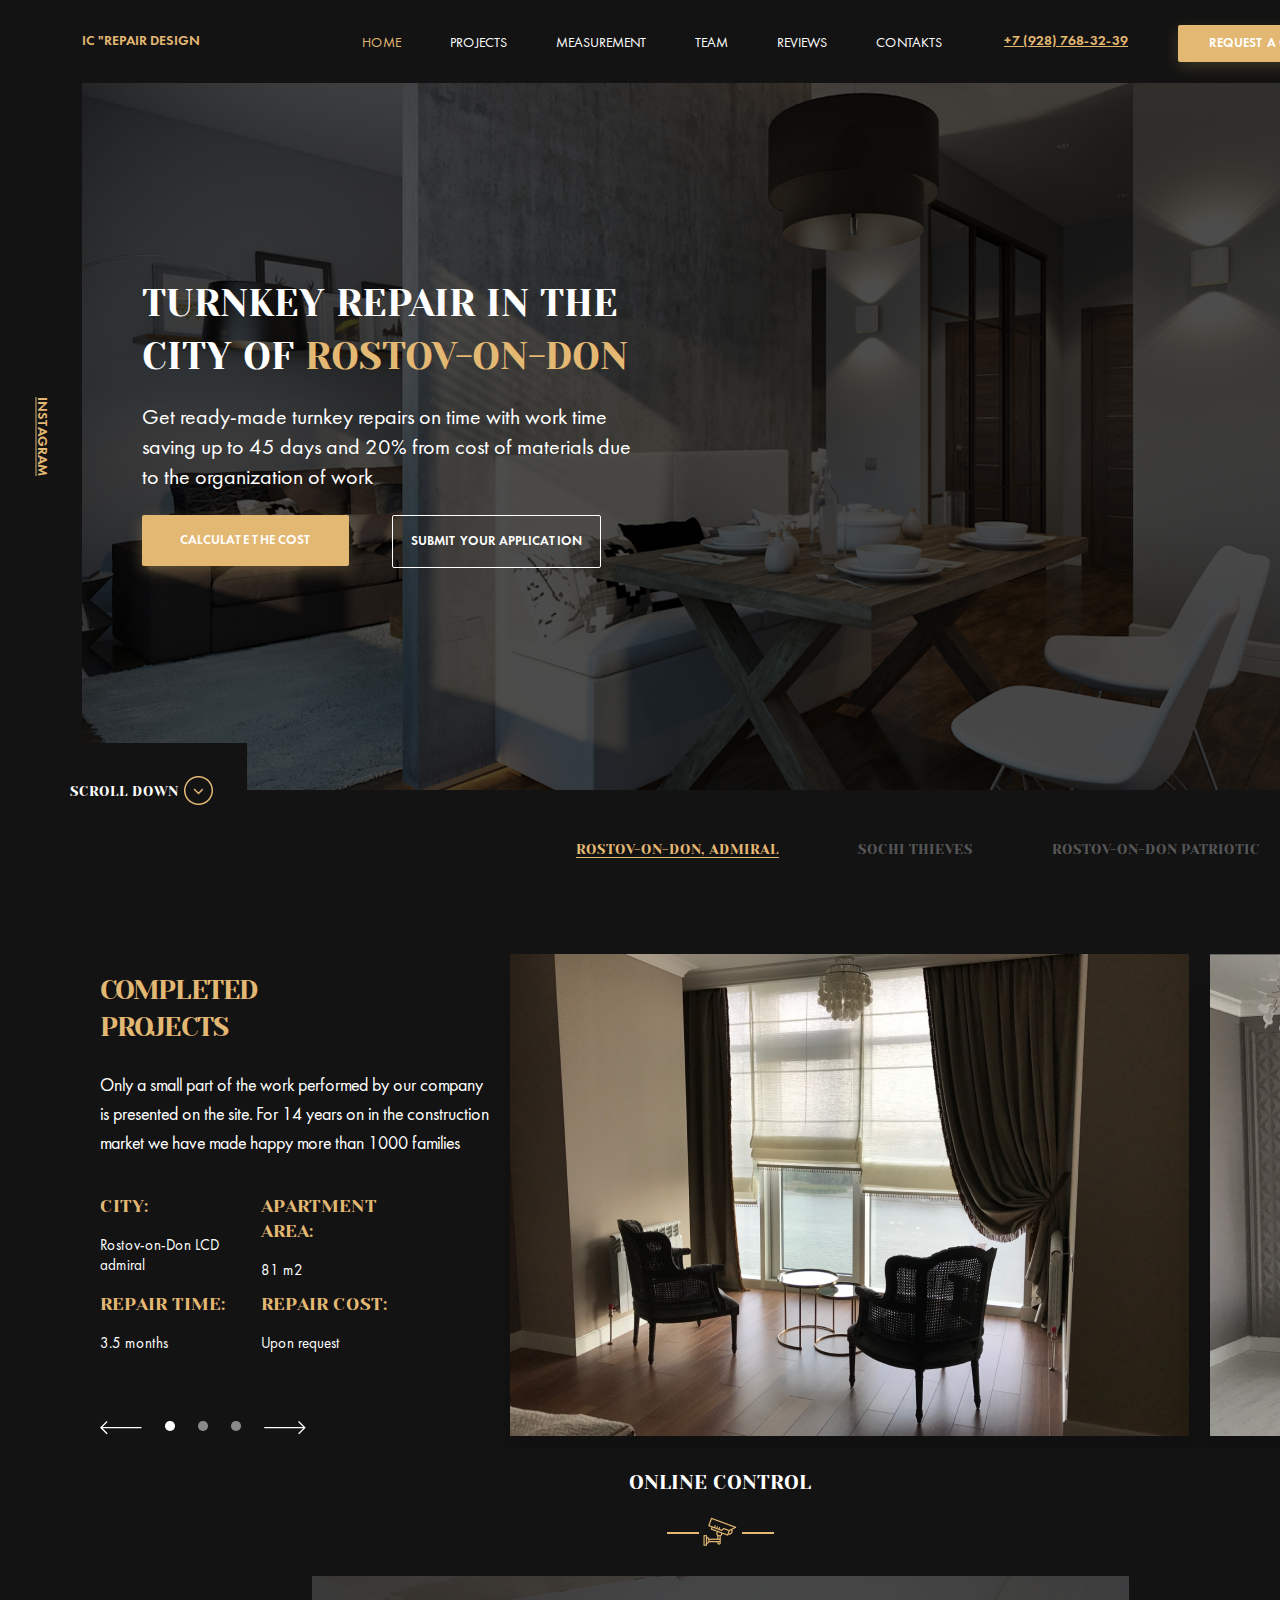
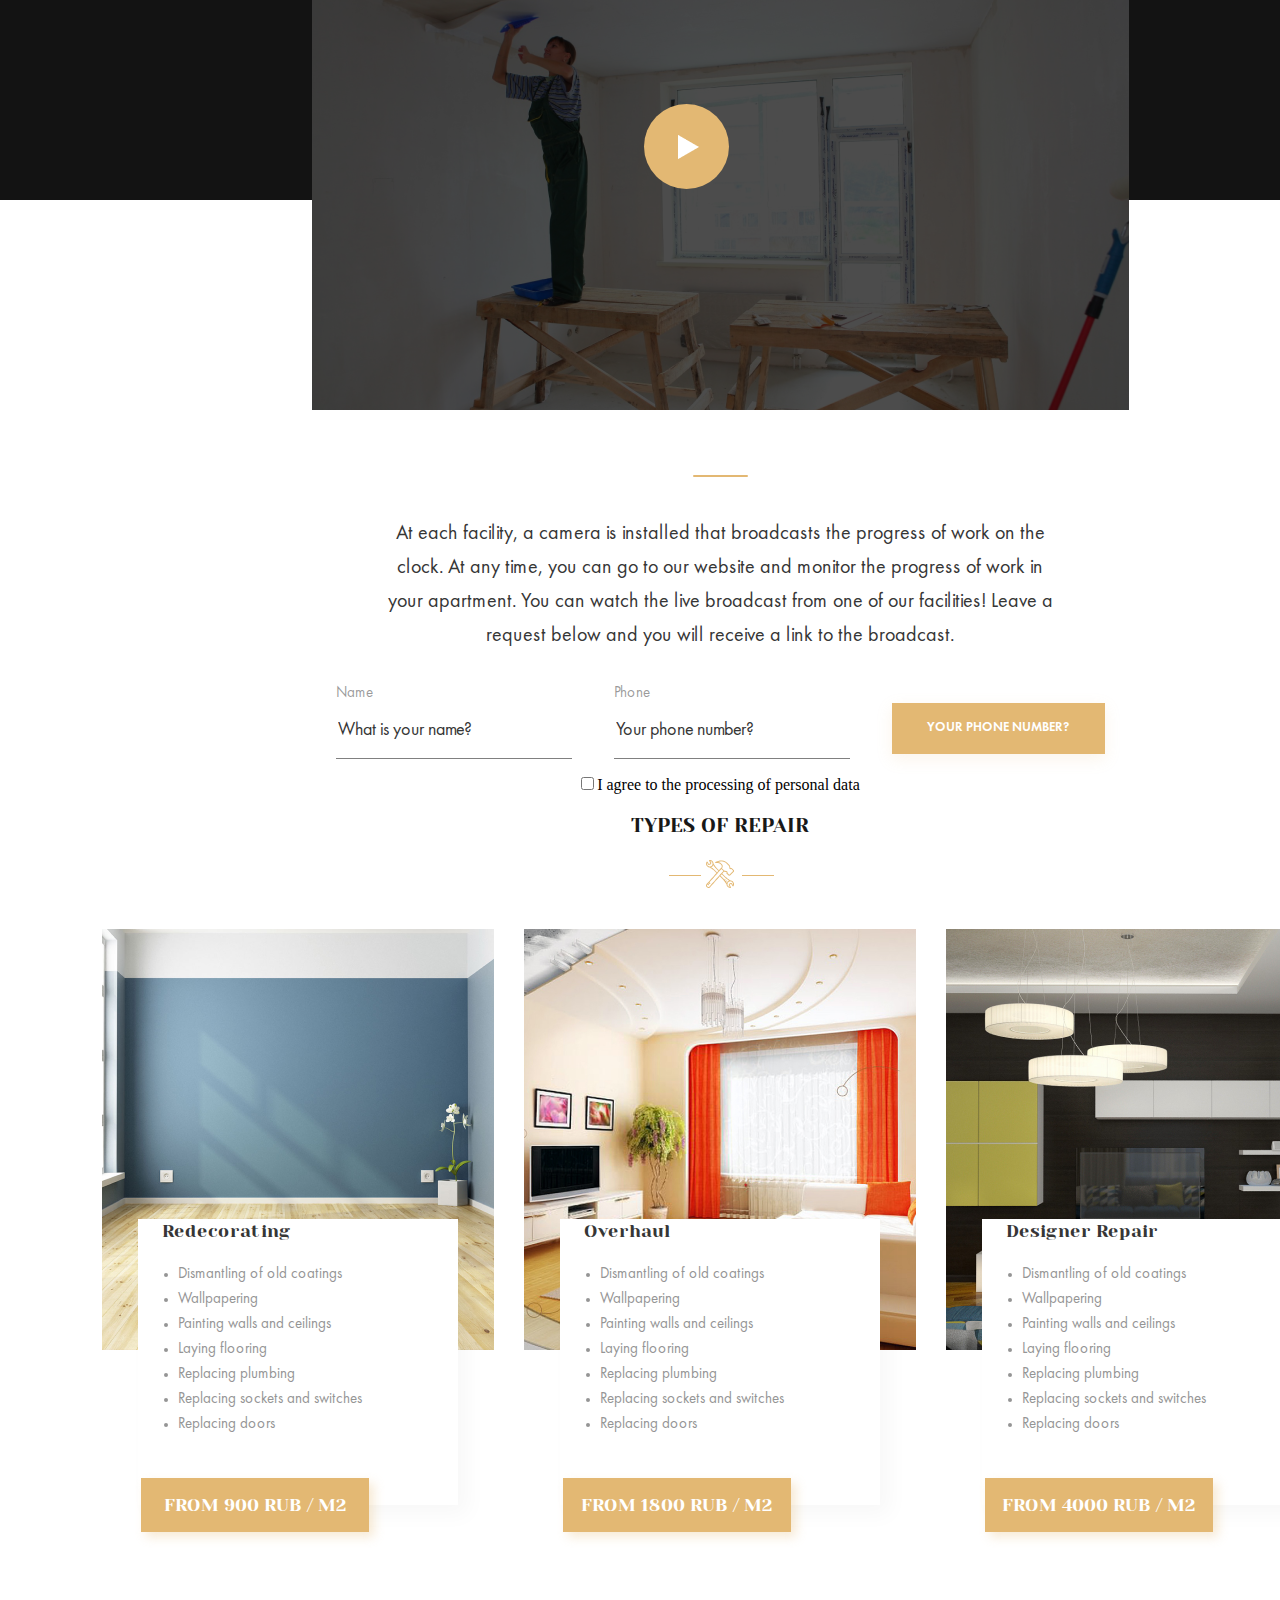
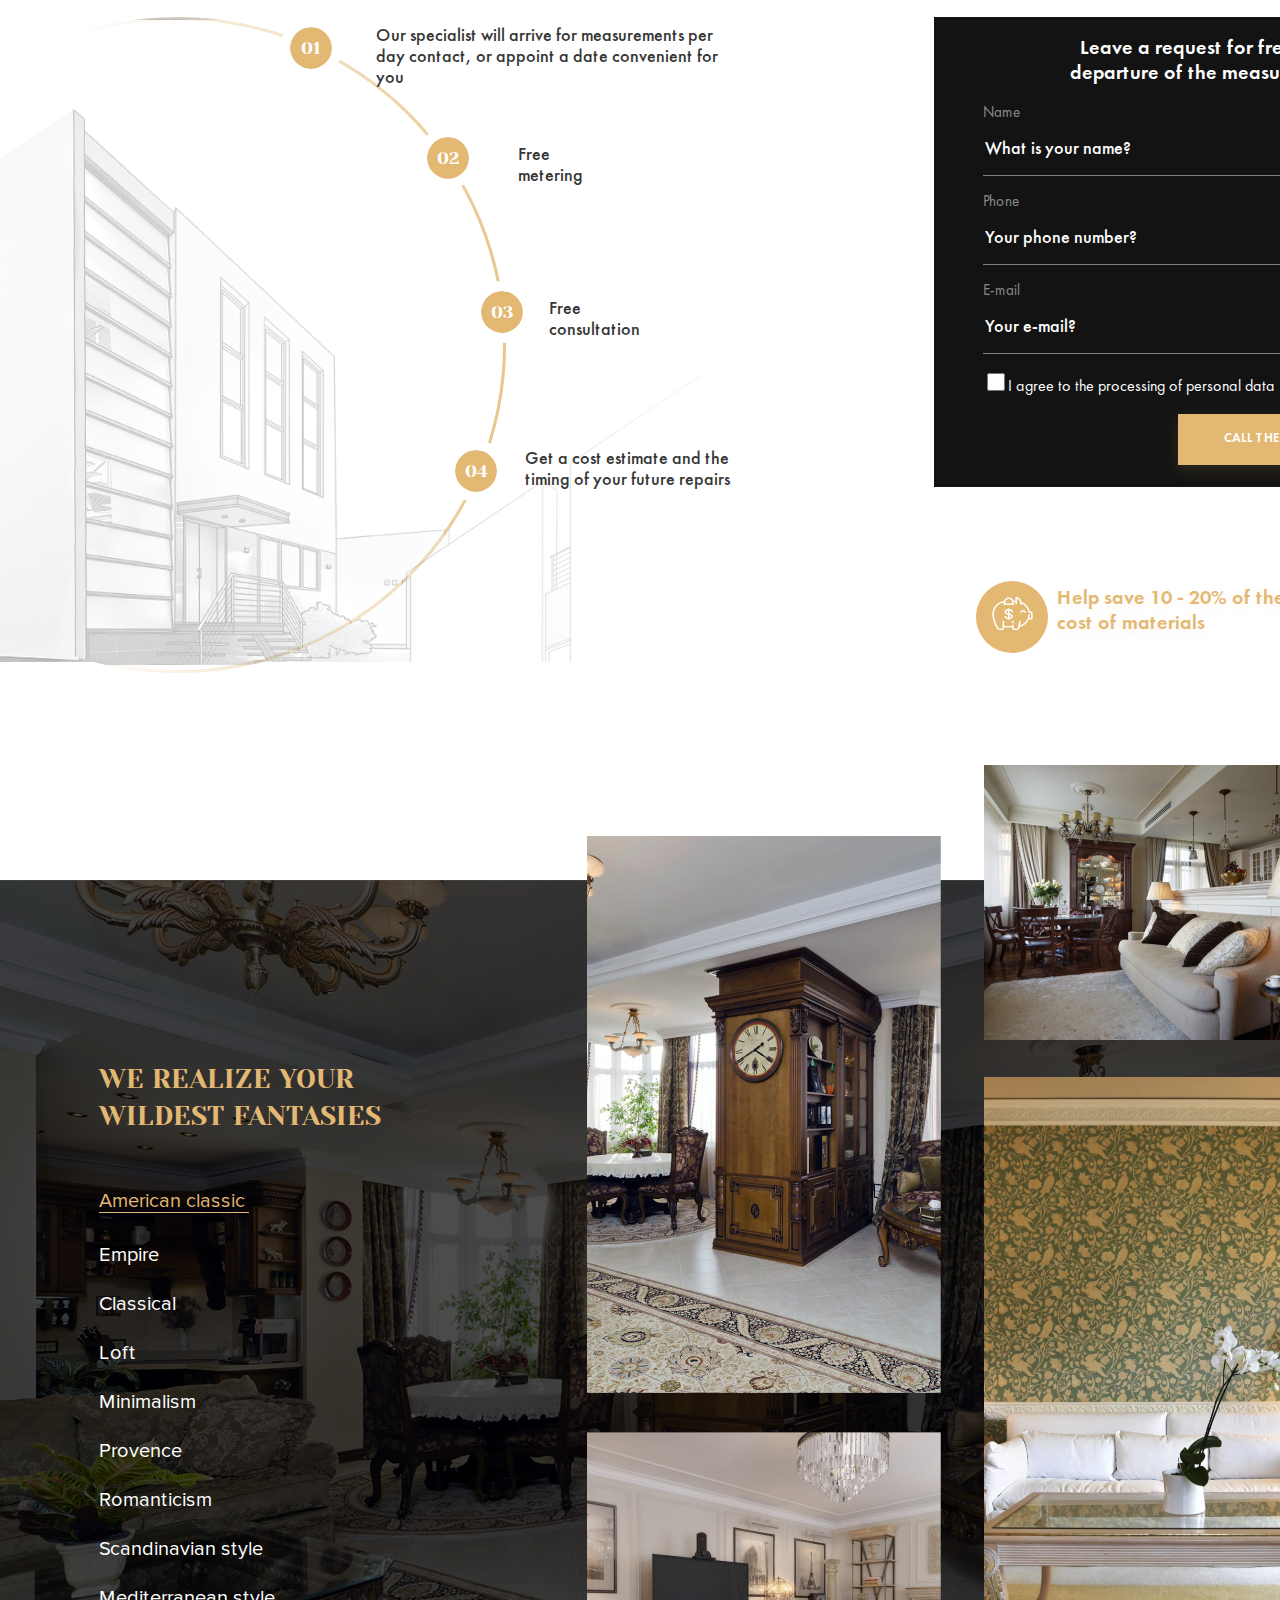
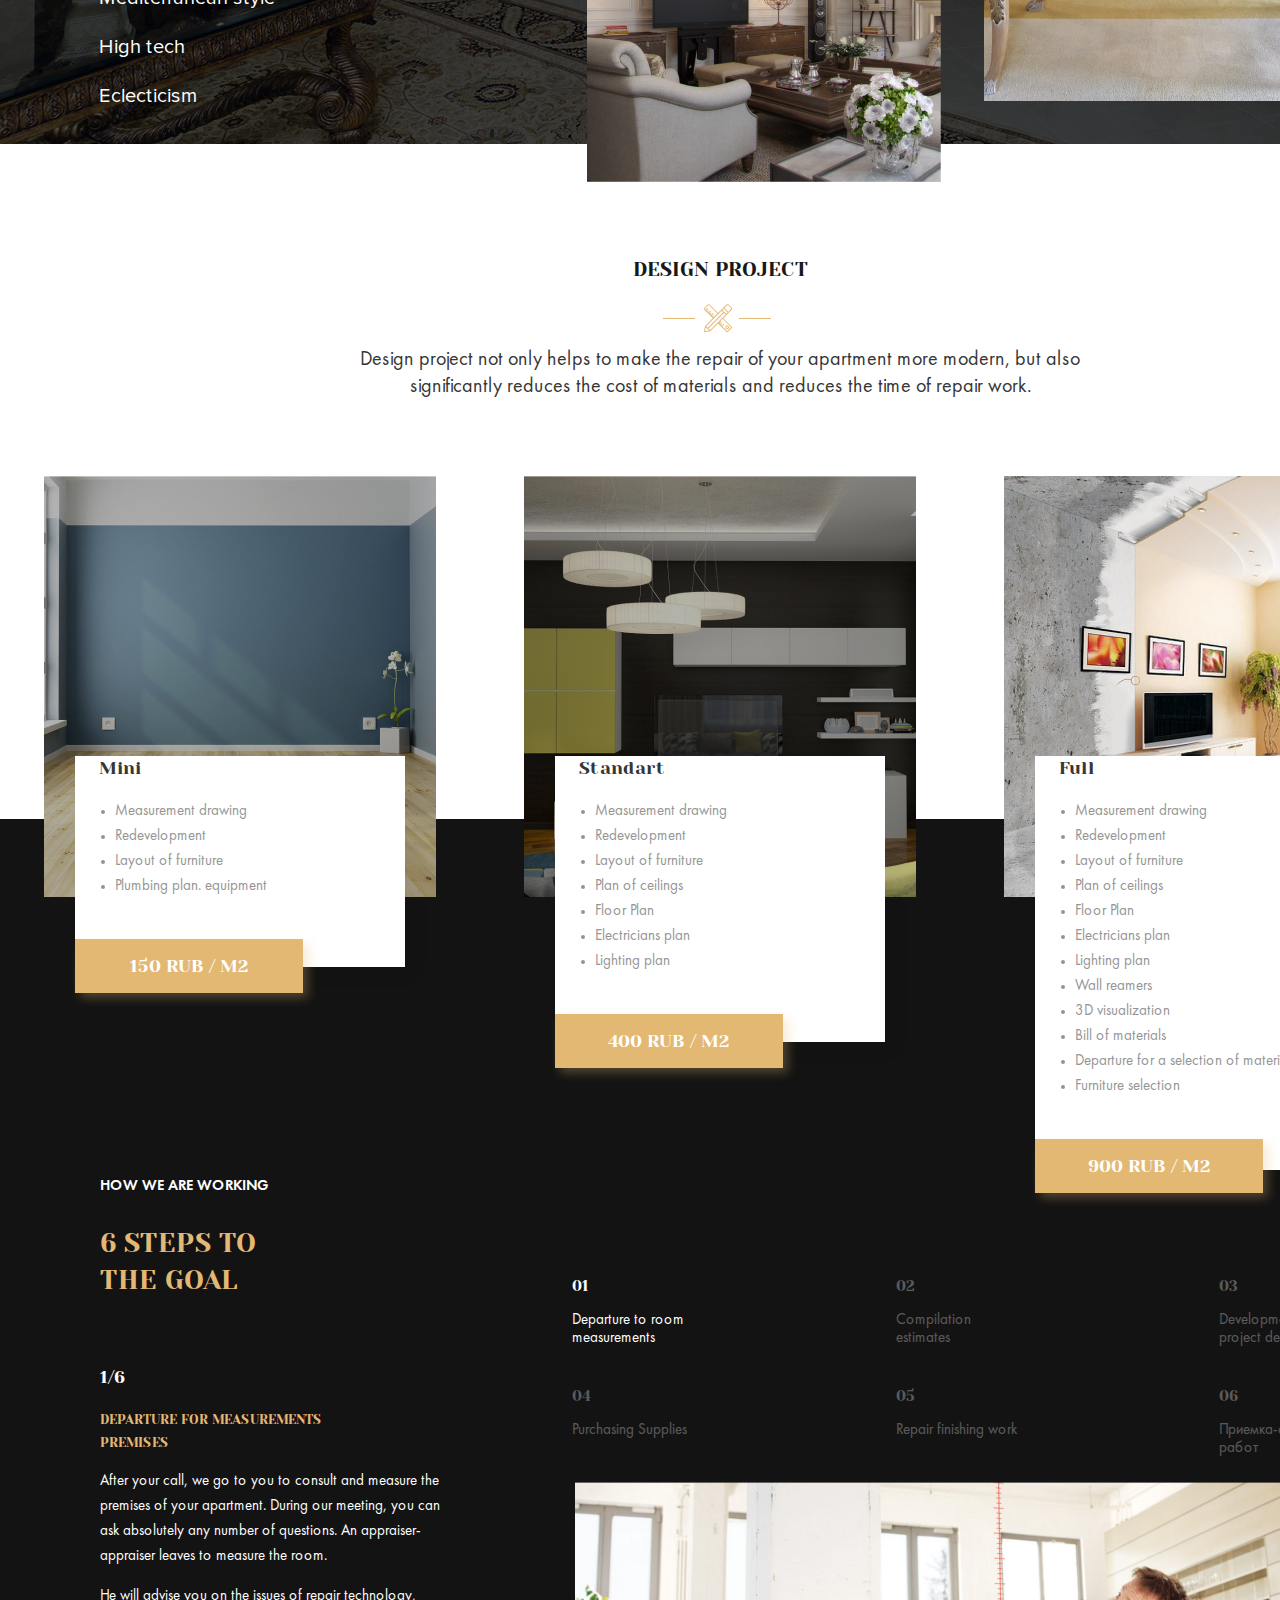
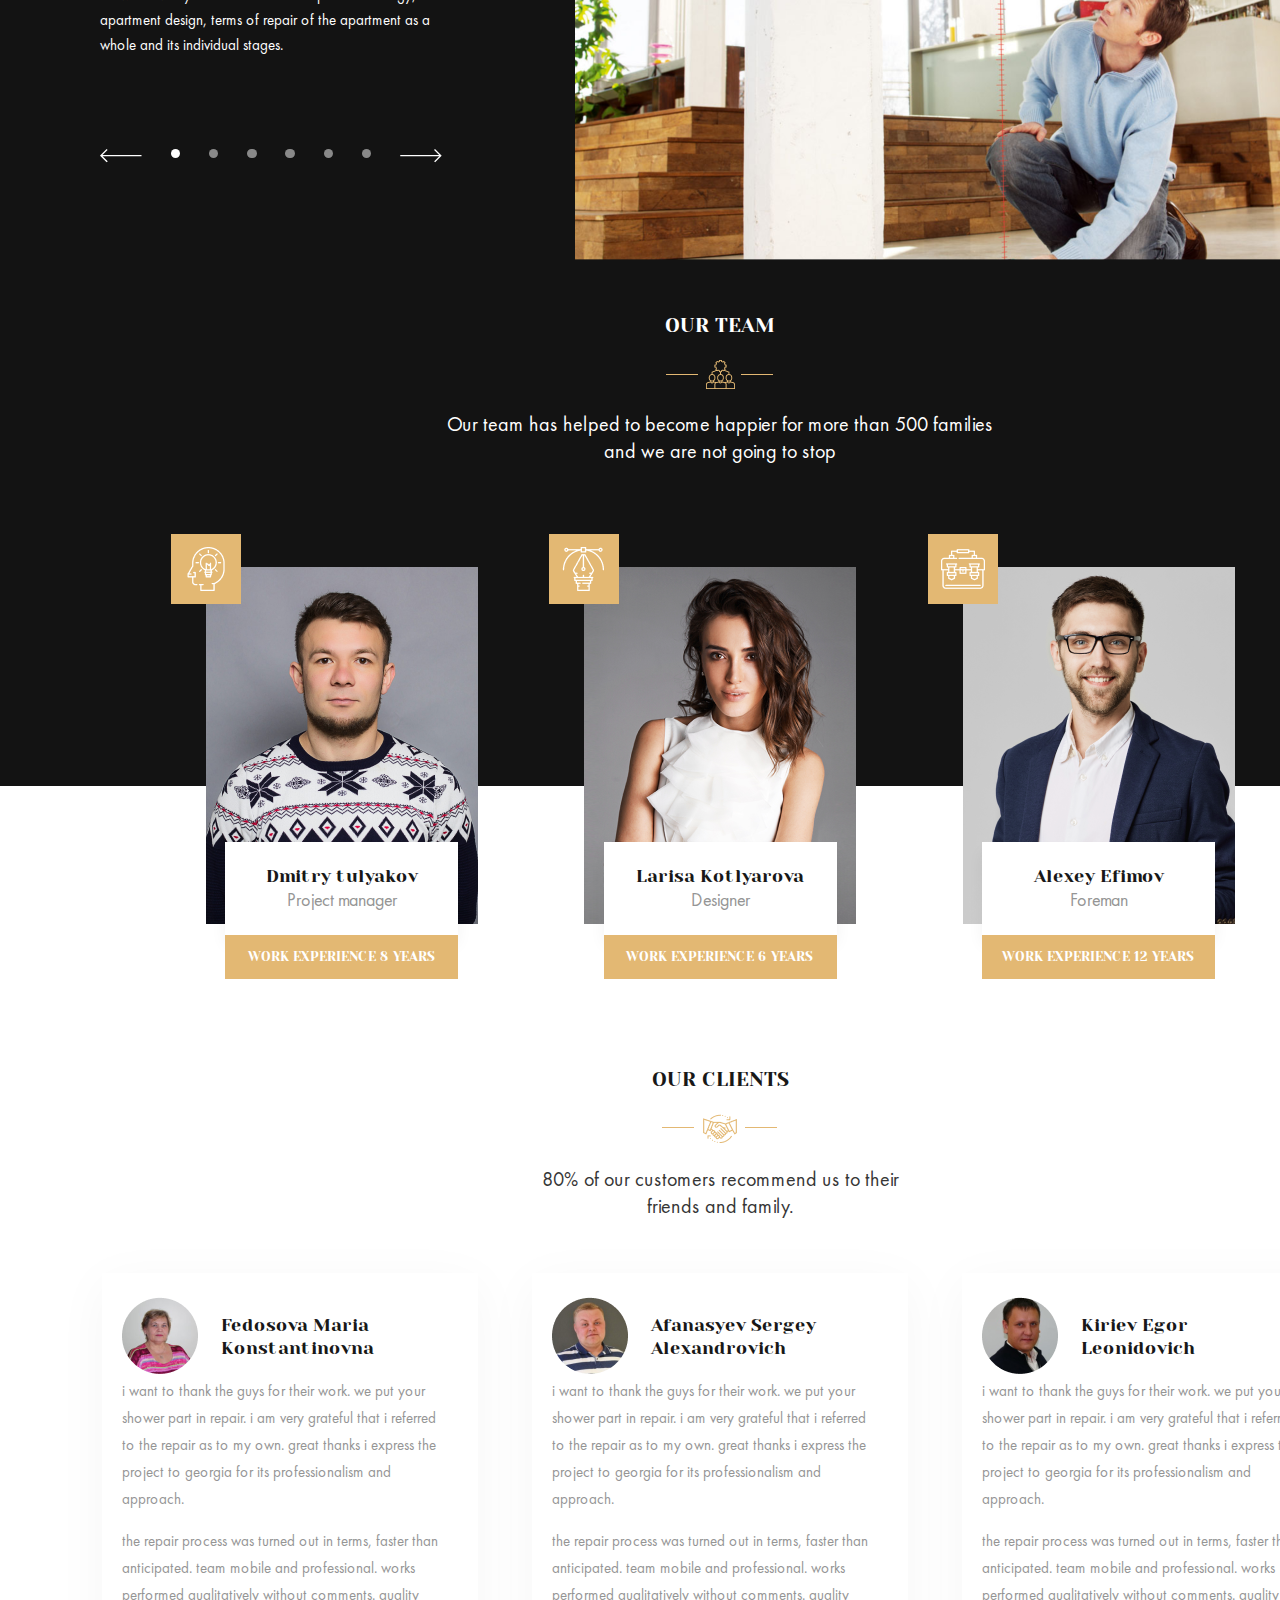
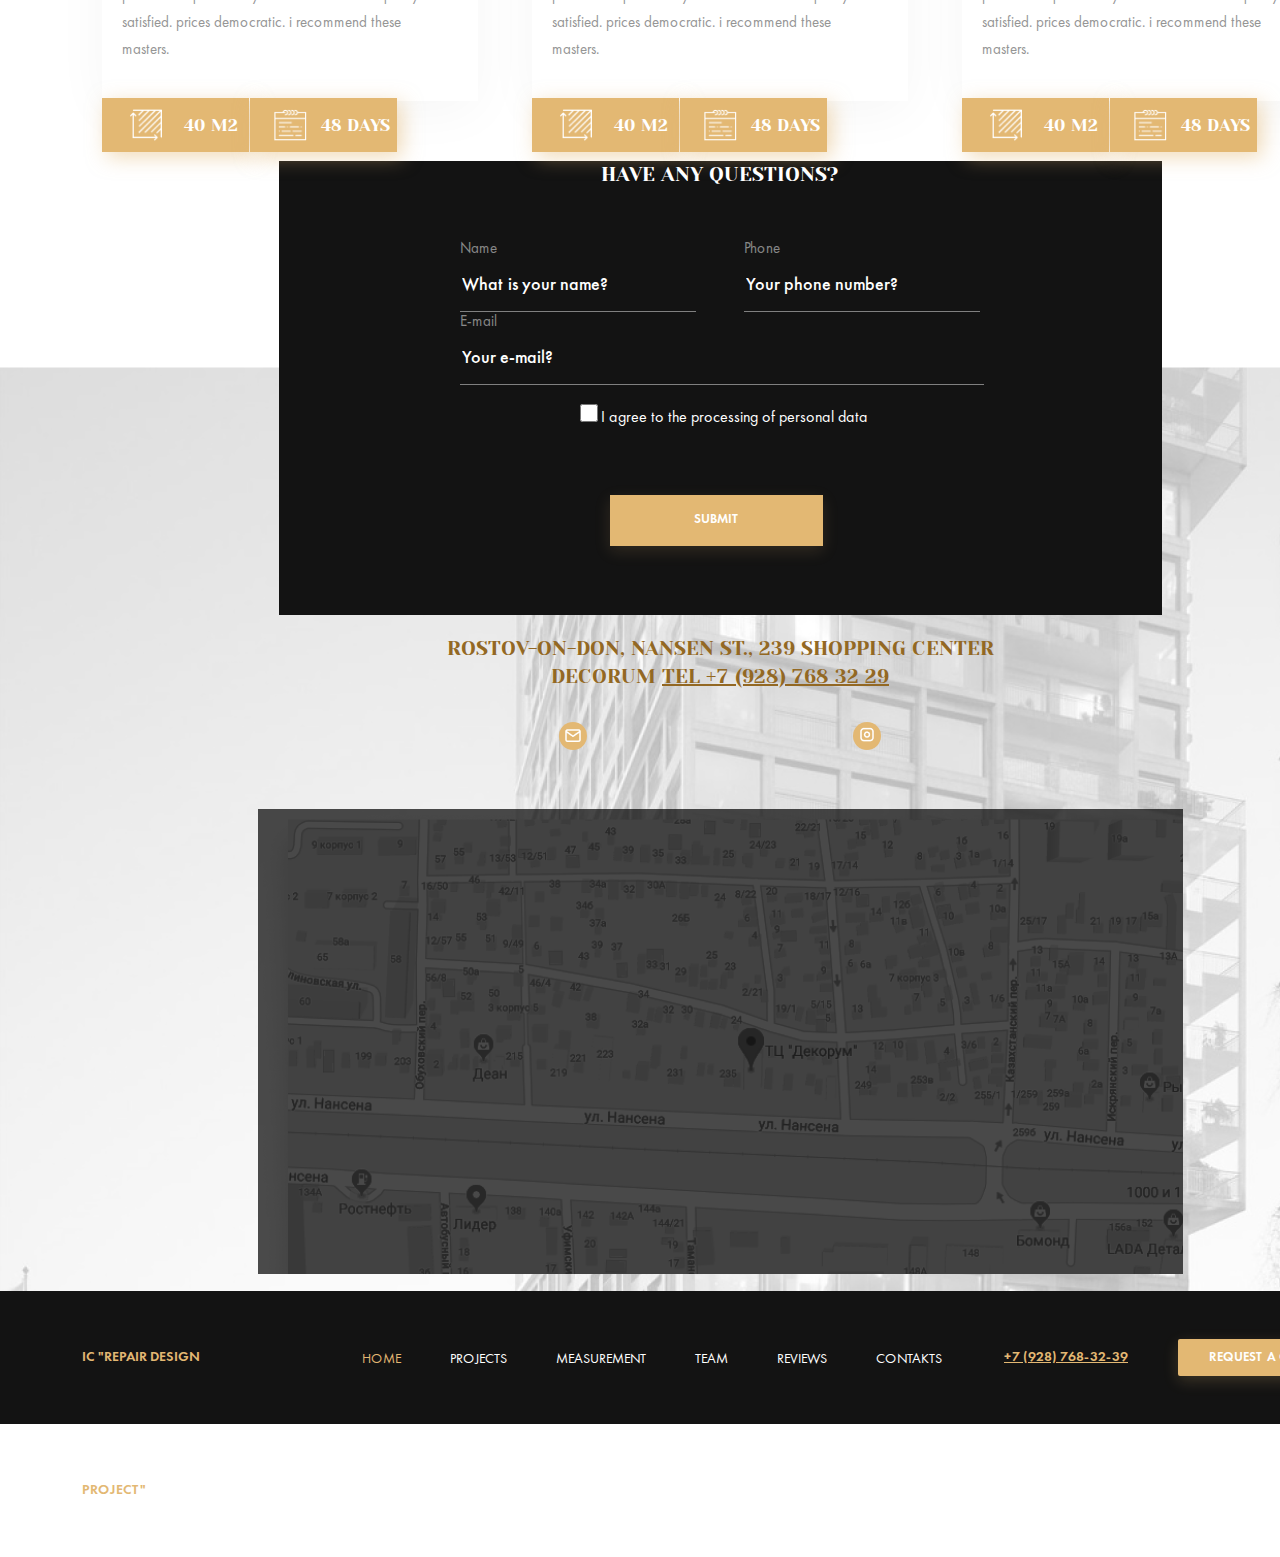
<file: progects/repair-design-project/index.html>
<!DOCTYPE html>
<html lang="en">
<head>
    <meta charset="UTF-8">
    <meta name="viewport" content="width=device-width, initial-scale=1.0">
    <meta http-equiv="X-UA-Compatible" content="ie=edge">
    <title>Document</title>
    <link rel="stylesheet" href="style.css">
    <link rel="stylesheet" href="fonts/stylesheet.css">
</head>
<body>
<div class="deletesection">
    <header>
        <div class="header_flex">
            <div class="nav_name_of_project"><h1>IC "REPAIR DESIGN PROJECT"</h1></div>
            <nav>
                <ul class="header_navigation">
                    <li class="header_navigation_item home_element">HOME</li>
                    <li class="header_navigation_item">PROJECTS</li>
                    <li class="header_navigation_item">MEASUREMENT</li>
                    <li class="header_navigation_item">TEAM</li>
                    <li class="header_navigation_item">REVIEWS</li>
                    <li class="header_navigation_item">CONTAKTS</li>
                </ul>
            </nav>
            <div class="nav_number"><a href="tel:+79287683239">+7 (928) 768-32-39</a></div>
            <div class="nav_call_request">REQUEST A CALL</div>
        </div>
    </header>
    <main>
        <section class="first_section">
            <div class="first_section_flex">
                <div class="first_section_acide"><p><a href="https://www.instagram.com/?hl=ru">INSTAGRAM</a></p></div>
                <div class="first_section_main">
                    <div class="first_section_main_content">
                        <p class="title">Turnkey Repair in the city of <span class="text_color">Rostov-on-Don</span></p>
                        <p>Get ready-made turnkey repairs on time with work time saving up to 45 days and 20% from cost of materials due to the organization of work</p>
                        <div class="first_section_main_content_button1">CALCULATE THE COST</div>
                        <div class="first_section_main_content_button2">SUBMIT YOUR APPLICATION</div>
                    </div>
                </div>  
            </div>
            <div class="first_section_scroll">Scroll down<img class="first_section_scroll_image" src="img/down.png"></div>
        </section>

        <section class="second_section">
            <nav class="second_section_navigation">
                <ul class="second_section_navigation_ul">
                    <li class="second_section_navigation_item first"><a href=""></a>Rostov-on-Don, Admiral</li>
                    <li class="second_section_navigation_item second"><a href=""></a>Sochi Thieves</li>
                    <li class="second_section_navigation_item second"><a href=""></a>Rostov-on-Don Patriotic</li>
                 </ul>
            </nav>

            <div class="second_section_main_flex">
                <div class="second_section_acide">
                    <div class="second_section_acide_line"></div>
                    <p class="second_section_acide_title">Completed projects</p>
                    <p class="second_section_acide_text">Only a small part of the work performed by our company is presented on the site. For 14 years on in the construction market we have made happy more than 1000 families</p>
                    <div class="second_section_acide_flex">
                        <div class="second_section_acide_flex_item">
                            <p class="big_text">City:</p>
                            <p class="small_text">Rostov-on-Don LCD admiral</p>
                        </div>
                        <div class="second_section_acide_flex_item big_item">
                            <p class="big_text">apartment area:</p>
                            <p class="small_text">81 m2</p>
                        </div>
                        <div class="second_section_acide_flex_item">
                            <p class="big_text">Repair time:</p>
                            <p class="small_text">3.5 months</p>
                        </div>
                        <div class="second_section_acide_flex_item">
                            <p class="big_text">Repair Cost:</p>
                            <p class="small_text">Upon request</p>
                        </div>
                    </div>
                    <div class="second_section_arrows">
                        <div><img src="img/leftarrow.png"></div>
                        <div class="second_section_arrows_rounds active"></div>
                        <div class="second_section_arrows_rounds"></div>
                        <div class="second_section_arrows_rounds"></div>
                        <div><img src="img/rightarrow.png"></div>
                    </div>
                </div>
                <div class="second_section_slider">
                    <div class="second_section_slider_second_picture">
                        <div class="second_section_slider_second_picture_video_play"><img src="img/play.png"></div>
                    </div>
                </div>
            </div>

            <div class="second_section_online_control">
                <p>ONLINE CONTROL</p>
                <div class="second_section_online_control_left_vector"></div>
                <div class="second_section_online_control_right_vector"></div>
                <img src="img/camera.png" class="second_section_online_control_image">
            </div>
        <div class="second_section_video">
            <div class="second_section_video_play"><img src="img/play.png"></div>
        </div>
        </section>

        <section class="third_section">
            <div class="third_section_vector"></div>
            <p class="third_section_text">At each facility, a camera is installed that broadcasts the progress of work on the clock. At any time, you can go to our website and monitor the progress of work in your apartment. You can watch the live broadcast from one of our facilities! Leave a request below and you will receive a link to the broadcast.</p>
            <div class="third_section_short_form">
                    <form>
                        <div class="third_section_short_form_input">
                            <div><label for="text">Name</label><br><input type="text" placeholder="What is your name?" id="text"></div>
                            <div><label for="phone">Phone</label><br><input type="text" placeholder="Your phone number?" id="phone"></div>
                            <div><input type="button" value="Your phone number?"></div>
                        </div>
                    </form> 
            </div>
            <div class="third_section_agreesign"><input type="checkbox">I agree to the processing of personal data</div>
            <div class="third_section_type_of_repair">
                <p>TYPES OF REPAIR</p>
                <div class="third_section_type_of_repair_left_vector"></div>
                <div class="third_section_type_of_repair_right_vector"></div>
                <img src="img/hammer.png" class="third_section_type_of_repair_image">
            </div>
            <div class="third_section_flex">
                <div class="third_section_flex_item first_item">
                    <div class="first_item_ul">
                        <p>Redecorating</p>
                        <ul>
                            <li class="first_item_ul_li">Dismantling of old coatings</li>
                            <li class="first_item_ul_li">Wallpapering</li>
                            <li class="first_item_ul_li">Painting walls and ceilings</li>
                            <li class="first_item_ul_li">Laying flooring</li>
                            <li class="first_item_ul_li">Replacing plumbing</li>
                            <li class="first_item_ul_li">Replacing sockets and switches</li>
                            <li class="first_item_ul_li">Replacing doors</li>
                        </ul>
                    </div>
                    <div class="first_item_button">from 900 rub / m2</div>
                </div>
                <div class="third_section_flex_item second_item">
                    <div class="second_item_ul">
                            <p>Overhaul</p>
                            <ul>
                                <li class="second_item_ul_li">Dismantling of old coatings</li>
                                <li class="second_item_ul_li">Wallpapering</li>
                                <li class="second_item_ul_li">Painting walls and ceilings</li>
                                <li class="second_item_ul_li">Laying flooring</li>
                                <li class="second_item_ul_li">Replacing plumbing</li>
                                <li class="second_item_ul_li">Replacing sockets and switches</li>
                                <li class="second_item_ul_li">Replacing doors</li>
                            </ul>
                    </div>
                    <div class="second_item_button">from 1800 rub / m2</div>
                </div>
                <div class="third_section_flex_item third_item">
                    <div class="third_item_ul">
                            <p>Designer Repair</p>
                            <ul>
                                <li class="third_item_ul_li">Dismantling of old coatings</li>
                                <li class="third_item_ul_li">Wallpapering</li>
                                <li class="third_item_ul_li">Painting walls and ceilings</li>
                                <li class="third_item_ul_li">Laying flooring</li>
                                <li class="third_item_ul_li">Replacing plumbing</li>
                                <li class="third_item_ul_li">Replacing sockets and switches</li>
                                <li class="third_item_ul_li">Replacing doors</li>
                            </ul>
                    </div>
                    <div class="third_item_button">from 4000 rub / m2</div>
                </div>
            </div>
            <div class="hiden_text">We realize your wildest fantasies</div>
            <div class="third_section_adv">
                <div class="third_section_adv_roundadv"></div>

                <div class="first_round_text">
                    <div class="third_section_adv_number_round first_round">01 </div>
                    <div class="third_section_adv_roundadv_text first_text">Our specialist will arrive for measurements per day contact, or appoint a date convenient for you</div>
                </div>
                <div class="second_round_text">
                  <div class="third_section_adv_number_round second_round">02</div>
                  <div class="third_section_adv_roundadv_text second_text">Free metering</div>  
                </div>
                <div class="third_round_text">
                  <div class="third_section_adv_number_round third_round">03</div>
                  <div class="third_section_adv_roundadv_text third_text">Free consultation</div>      
                </div>
                <div class="fourth_round_text">
                  <div class="third_section_adv_number_round fourth_round">04</div>
                  <div class="third_section_adv_roundadv_text fourth_text">Get a cost estimate and the timing of your future repairs</div>
                </div>
                <div class="third_section_register_form">
                    <p class="third_section_register_form_title">Leave a request for free departure of the measurer</p>
                    <form>
                        <p class="third_section_register_form_input">
                            <label for="text">Name</label><br><input type="text" placeholder="What is your name?" id="text">
                        </p>
                        <p class="third_section_register_form_input">
                            <label for="phone">Phone</label><br><input type="text" placeholder="Your phone number?" id="phone">
                        </p>
                        <p class="third_section_register_form_input">
                            <label for="e_mail">E-mail</label><br><input type="email" placeholder="Your e-mail?" id="e_mail">
                        </p>
                        <p class="text_near_checkbox"><input type="checkbox">I agree to the processing of personal data</p>
                        <input type="button" value="CALL THE MEASURER">
                    </form> 
                </div>
                <div class="third_section_adv_pig"><div class="third_section_adv_pig_image"><img src="img/pig.png"></div>Help save 10 - 20% of the cost of materials</div>
            </div>
        </section>
        
        <section class="fourth_section">
            <div class="fourth_section_main">
                    <p class="fourth_section_main_big_text">We realize your wildest fantasies</p>
                    <div class="fourth_section_main_ul_section">
                        <ul class="fourth_section_main_ul_section_ul">
                            <li class="fourth_section_main_ul_section_ul_li headliner_ul">American classic</li>
                            <li class="fourth_section_main_ul_section_ul_li">Empire</li>
                            <li class="fourth_section_main_ul_section_ul_li">Classical</li>
                            <li class="fourth_section_main_ul_section_ul_li">Loft</li>
                            <li class="fourth_section_main_ul_section_ul_li">Minimalism</li>
                            <li class="fourth_section_main_ul_section_ul_li">Provence</li>
                            <li class="fourth_section_main_ul_section_ul_li">Romanticism</li>
                            <li class="fourth_section_main_ul_section_ul_li">Scandinavian style</li>
                            <li class="fourth_section_main_ul_section_ul_li">Mediterranean style</li>
                            <li class="fourth_section_main_ul_section_ul_li">High tech</li>
                            <li class="fourth_section_main_ul_section_ul_li">Eclecticism</li>
                        </ul>
                    </div>
            </div>
            <div class="absolute_pictures">
                <div class="fourth_section_picture1"></div>
                <div class="fourth_section_picture2"></div>
                <div class="fourth_section_picture3"></div>
                <div class="fourth_section_picture4"></div>
            </div>
        </section>

        <section class="fifth_section">
            <div class="fifth_section_design_progect">
                <p>design project</p>
                <div class="fifth_section_design_progect_left_vector"></div>
                <div class="fifth_section_design_progect_right_vector"></div>
                <img src="img/swords.png" class="fifth_section_design_progect_img">
            </div>
            <div class="fifth_section_text">Design project not only helps to make the repair of your apartment more modern, but also significantly reduces the cost of materials and reduces the time of repair work.</div>
        </section>
        <section class="sixth_section">
            <div class="sixth_section_flex">
                    <div class="sixth_section_flex_item sixth_section_first_item">
                        <div class="sixth_section_first_item_ul">
                            <p>Mini</p>
                            <ul>
                                <li class="sixth_section_first_item_ul_li">Measurement drawing</li>
                                <li class="sixth_section_first_item_ul_li">Redevelopment</li>
                                <li class="sixth_section_first_item_ul_li">Layout of furniture</li>
                                <li class="sixth_section_first_item_ul_li">Plumbing plan. equipment</li>
                            </ul>
                            <div class="sixth_section_first_item_button">150 rub / m2</div>
                        </div>
                    </div>
                    <div class="sixth_section_flex_item sixth_section_second_item">
                        <div class="sixth_section_second_item_ul">
                            <p>Standart</p>
                            <ul>
                                <li class="sixth_section_second_item_ul_li">Measurement drawing</li>
                                <li class="sixth_section_second_item_ul_li">Redevelopment</li>
                                <li class="sixth_section_second_item_ul_li">Layout of furniture</li>
                                <li class="sixth_section_second_item_ul_li">Plan of ceilings</li>
                                <li class="sixth_section_second_item_ul_li">Floor Plan</li>
                                <li class="sixth_section_second_item_ul_li">Electricians plan </li>
                                <li class="sixth_section_second_item_ul_li">Lighting plan</li>
                            </ul>
                        <div class="sixth_section_second_item_button">400 rub / m2</div>
                        </div>
                    </div>
                    <div class="sixth_section_flex_item sixth_section_third_item">
                        <div class="sixth_section_third_item_ul">
                        <p>Full</p>
                            <ul>
                                <li class="sixth_section_third_item_ul_li">Measurement drawing</li>
                                <li class="sixth_section_third_item_ul_li">Redevelopment</li>
                                <li class="sixth_section_third_item_ul_li">Layout of furniture</li>
                                <li class="sixth_section_third_item_ul_li">Plan of ceilings</li>
                                <li class="sixth_section_third_item_ul_li">Floor Plan</li>
                                <li class="sixth_section_third_item_ul_li">Electricians plan </li>
                                <li class="sixth_section_third_item_ul_li">Lighting plan</li>
                                <li class="sixth_section_third_item_ul_li delete">Wall reamers </li>
                                <li class="sixth_section_third_item_ul_li delete">3D visualization</li>
                                <li class="sixth_section_third_item_ul_li delete">Bill of materials</li>
                                <li class="sixth_section_third_item_ul_li delete">Departure for a selection of materials</li>
                                <li class="sixth_section_third_item_ul_li delete">Furniture selection</li>
                            </ul>
                        <div class="sixth_section_third_item_button">900 rub / m2</div>
                        </div>
                    </div>
            </div>
        <div class="sixth_section_main">
            <acticle class="sixth_section_main_text">
                <p class="sixth_section_main_text_working">How we are working</p>
                <p class="sixth_section_main_text_steps">6 steps to the goal</p>
                <p class="sixth_section_main_text_one">1/6</p>
                <h2 class="sixth_section_main_text_departure">Departure for measurements premises</h2>
                <p class="sixth_section_main_text_first_paragrafe">After your call, we go to you to consult and measure the premises of your apartment. During our meeting, you can ask absolutely any number of questions. An appraiser-appraiser leaves to measure the room.</p>
                <p class="sixth_section_main_text_first_paragrafe">He will advise you on the issues of repair technology, apartment design, terms of repair of the apartment as a whole and its individual stages.</p>
                <div class="sixth_section_main_text_arrows">
                   <img src="img/leftarrow.png">
                   <div class="sixth_section_main_text_arrows_round active"></div>
                   <div class="sixth_section_main_text_arrows_round"></div>
                   <div class="sixth_section_main_text_arrows_round"></div>
                   <div class="sixth_section_main_text_arrows_round"></div>
                   <div class="sixth_section_main_text_arrows_round"></div>
                   <div class="sixth_section_main_text_arrows_round"></div>
                   <img src="img/rightarrow.png">
                </div>
                
            </acticle>
        <div class="mini_flexes">
            <div class="sixth_section_mini_flex">
                <div class="sixth_section_mini_flex_item exclusive">
                    <p class="sixth_section_mini_flex_item_first_p ">01</p>
                    <p class="sixth_section_mini_flex_item_second_p">Departure to room measurements</p>
                </div>
                <div class="sixth_section_mini_flex_item">
                    <p class="sixth_section_mini_flex_item_first_p">02</p>
                    <p class="sixth_section_mini_flex_item_second_p">Compilation estimates</p>
                </div>
                <div class="sixth_section_mini_flex_item">
                    <p class="sixth_section_mini_flex_item_first_p">03</p>
                    <p class="sixth_section_mini_flex_item_second_p">Development project design</p>
                </div>
            </div>
            <div class="sixth_section_mini_flex_second">
                <div class="sixth_section_mini_flex_second_item">
                    <p class="sixth_section_mini_flex_second_item_first_p">04</p>
                    <p class="sixth_section_mini_flex_second_item_second_p">Purchasing Supplies</p>
                </div>
                <div class="sixth_section_mini_flex_item">
                    <p class="sixth_section_mini_flex_second_item_first_p">05</p>
                    <p class="sixth_section_mini_flex_second_item_second_p">Repair finishing work</p>
                </div>
                <div class="sixth_section_mini_flex_item">
                    <p class="sixth_section_mini_flex_second_item_first_p">06</p>
                    <p class="sixth_section_mini_flex_second_item_second_p">Приемка-сдача работ</p>
                </div>
            </div>
        </div>
        </div>
        <img src="img/6block1.png" class="sixth_section_main_picture"></img>
        <div class="sixth_section_our_team">
            <p class="sixth_section_our_team_text">our team</p>
            <div class="sixth_section_our_team_first_vector"></div>
            <div class="sixth_section_our_team_second_vector"></div>
            <img src="img/team.png" class="sixth_section_our_team_picture">
            <p class="sixth_section_our_team_under_picture">Our team has helped to become happier for more than 500 families and we are not going to stop</p>
            <!--<p class="sixth_section_our_team_invantion">Each employee of our company is a qualified full-time specialist with work experience of 6 years. We do not have laborers and guest workers, each employee carries out work corresponding to his specialty.</p>!-->
        </div>
        <div class="sixth_section_project_team_flex">
            <div class="sixth_section_project_team_flex_item s_first_item">
                <div class="sixth_section_project_team_flex_item_basic_info">
                    <p class="sixth_section_project_team_flex_item_basic_info_name">Dmitry tulyakov</p>
                    <p class="sixth_section_project_team_flex_item_basic_info_position">Project manager</p>
                </div>
                <div class="sixth_section_project_team_flex_item_work">Work experience 8 years</div>
                <div class="sixth_section_project_team_flex_item_image"><img src="img/8block11.png"></div>
            </div>
            <div class="sixth_section_project_team_flex_item s_second_item">
                <div class="sixth_section_project_team_flex_item_basic_info">
                    <p class="sixth_section_project_team_flex_item_basic_info_name">Larisa Kotlyarova</p>
                    <p class="sixth_section_project_team_flex_item_basic_info_position">Designer</p>  
                </div>
                <div class="sixth_section_project_team_flex_item_work">Work experience 6 years</div>
                <div class="sixth_section_project_team_flex_item_image"><img src="img/8block22.png"></div>
            </div>
            <div class="sixth_section_project_team_flex_item s_third_item">
                <div class="sixth_section_project_team_flex_item_basic_info">
                    <p class="sixth_section_project_team_flex_item_basic_info_name">Alexey Efimov</p>
                    <p class="sixth_section_project_team_flex_item_basic_info_position">Foreman</p>
                </div>
                <div class="sixth_section_project_team_flex_item_work">Work experience 12 years</div>
                <div class="sixth_section_project_team_flex_item_image"><img src="img/8block33.png"></div>
            </div>
        </div>
        </section>

        <section class="seventh_section">
            <div class="seventh_section_our_clients">
                <p class="seventh_section_our_clients_text">our clients</p>
                <div class="seventh_section_our_clients_first_vector"></div>
                <div class="seventh_section_our_clients_second_vector"></div>
                <img src="img/hands.png" class="seventh_section_our_clients_image">
                <p class="seventh_section_our_clients_under_image">80% of our customers recommend us to their friends and family.</p>
            </div>
            <div class="seventh_section_clients_flex">
                <div class="seventh_section_clients_flex_item">
                    <img src="img/client1.png" class="seventh_section_clients_flex_item_client_picture">
                    <p class="seventh_section_clients_flex_item_name">Fedosova Maria Konstantinovna</p>
                    <p class="seventh_section_clients_flex_item_text">I want to thank the guys for their work. WE PUT YOUR SHOWER PART IN REPAIR. I am VERY grateful that I referred to the repair as to my own. GREAT THANKS I EXPRESS THE PROJECT TO GEORGIA FOR ITS PROFESSIONALISM AND APPROACH.</p>
                    <p class="seventh_section_clients_flex_item_text2">THE REPAIR PROCESS WAS TURNED OUT IN TERMS, FASTER THAN ANTICIPATED. TEAM MOBILE AND PROFESSIONAL. WORKS PERFORMED QUALITATIVELY WITHOUT COMMENTS. QUALITY SATISFIED. PRICES DEMOCRATIC. I RECOMMEND THESE MASTERS.</p>
                    <div class="seventh_section_clients_flex_item_block1"><img src="img/metr.png"><p>40 m2</p></div>
                    <div class="seventh_section_clients_flex_item_block2"><img src="img/pad.png"><p>48 days</p></div>
                </div>
                <div class="seventh_section_clients_flex_item">
                        <img src="img/client2.png" class="seventh_section_clients_flex_item_client_picture">
                        <p class="seventh_section_clients_flex_item_name">Afanasyev Sergey Alexandrovich</p>
                        <p class="seventh_section_clients_flex_item_text">I want to thank the guys for their work. WE PUT YOUR SHOWER PART IN REPAIR. I am VERY grateful that I referred to the repair as to my own. GREAT THANKS I EXPRESS THE PROJECT TO GEORGIA FOR ITS PROFESSIONALISM AND APPROACH.</p>
                        <p class="seventh_section_clients_flex_item_text2">THE REPAIR PROCESS WAS TURNED OUT IN TERMS, FASTER THAN ANTICIPATED. TEAM MOBILE AND PROFESSIONAL. WORKS PERFORMED QUALITATIVELY WITHOUT COMMENTS. QUALITY SATISFIED. PRICES DEMOCRATIC. I RECOMMEND THESE MASTERS.</p>
                        <div class="seventh_section_clients_flex_item_block1"><img src="img/metr.png"><p>40 m2</p></div>
                        <div class="seventh_section_clients_flex_item_block2"><img src="img/pad.png"><p>48 days</p></div>
                </div>
                <div class="seventh_section_clients_flex_item">
                        <img src="img/client3.png" class="seventh_section_clients_flex_item_client_picture">
                        <p class="seventh_section_clients_flex_item_name">Kiriev Egor Leonidovich</p>
                        <p class="seventh_section_clients_flex_item_text">I want to thank the guys for their work. WE PUT YOUR SHOWER PART IN REPAIR. I am VERY grateful that I referred to the repair as to my own. GREAT THANKS I EXPRESS THE PROJECT TO GEORGIA FOR ITS PROFESSIONALISM AND APPROACH.</p>
                        <p class="seventh_section_clients_flex_item_text2">THE REPAIR PROCESS WAS TURNED OUT IN TERMS, FASTER THAN ANTICIPATED. TEAM MOBILE AND PROFESSIONAL. WORKS PERFORMED QUALITATIVELY WITHOUT COMMENTS. QUALITY SATISFIED. PRICES DEMOCRATIC. I RECOMMEND THESE MASTERS.</p>
                        <div class="seventh_section_clients_flex_item_block1"><img src="img/metr.png"><p>40 m2</p></div>
                        <div class="seventh_section_clients_flex_item_block2"><img src="img/pad.png"><p>48 days</p></div>
                </div>
            </div>
        </section>

        <section class="eighth_section">
            <div class="eighth_section_after"></div>
            <div class="eighth_section_submitform">
                    <p class="eighth_section_submitform_title">have any questions?</p>
                    <form>
                        <div class="eighth_section_submitform_input">
                            <div><label for="text">Name</label><br><input type="text" placeholder="What is your name?" id="text"></div>
                            <div class="try"><label for="phone">Phone</label><br><input type="text" placeholder="Your phone number?" id="phone"></div>
                        </div>
                        <div class="eighth_section_submitform_input">
                            <div><label for="e_mail">E-mail</label><br><input type="email" placeholder="Your e-mail?" id="e_mail"></div>
                        </div>
                        <p class="text_near_checkbox"><input type="checkbox">I agree to the processing of personal data</p>
                        <input type="button" value="SUBMIT">
                    </form> 
            </div>
            <div class="eighth_section_telephone_information">
                <p class="eighth_section_telephone_information_text">Rostov-on-Don, Nansen St., 239 Shopping Center Decorum <a href="tel:+79287683239">Tel +7 (928) 768 32 29</a></p>
            <div class="eighth_section_telephone_information_icons_flex">
                <div class="eighth_section_telephone_information_block1"><img src="img/smallletter.png"></div>
                <div class="eighth_section_telephone_information_block2"><img src="img/smallinst.png"></div>
            </div>
            </div>
            <div class="eighth_section_map"></div>
        </section>
    </main> 
    <footer>
        <nav>
            <div class="footer_flex">
                <div class="nav_name_of_project">IC "REPAIR DESIGN PROJECT"</div>
                <nav>
                    <ul class="footer_navigation">
                        <li class="footer_navigation_item home_element">HOME</li>
                        <li class="footer_navigation_item">PROJECTS</li>
                        <li class="footer_navigation_item">MEASUREMENT</li>
                        <li class="footer_navigation_item">TEAM</li>
                        <li class="footer_navigation_item">REVIEWS</li>
                        <li class="footer_navigation_item">CONTAKTS</li>
                    </ul>
                </nav>
                <div class="nav_number"><a href="tel:+79287683239">+7 (928) 768-32-39</a></div>
                <div class="nav_call_request">REQUEST A CALL</div>
            </div>
        </nav>
    </footer>
</div>
</body>
</html>
</file>
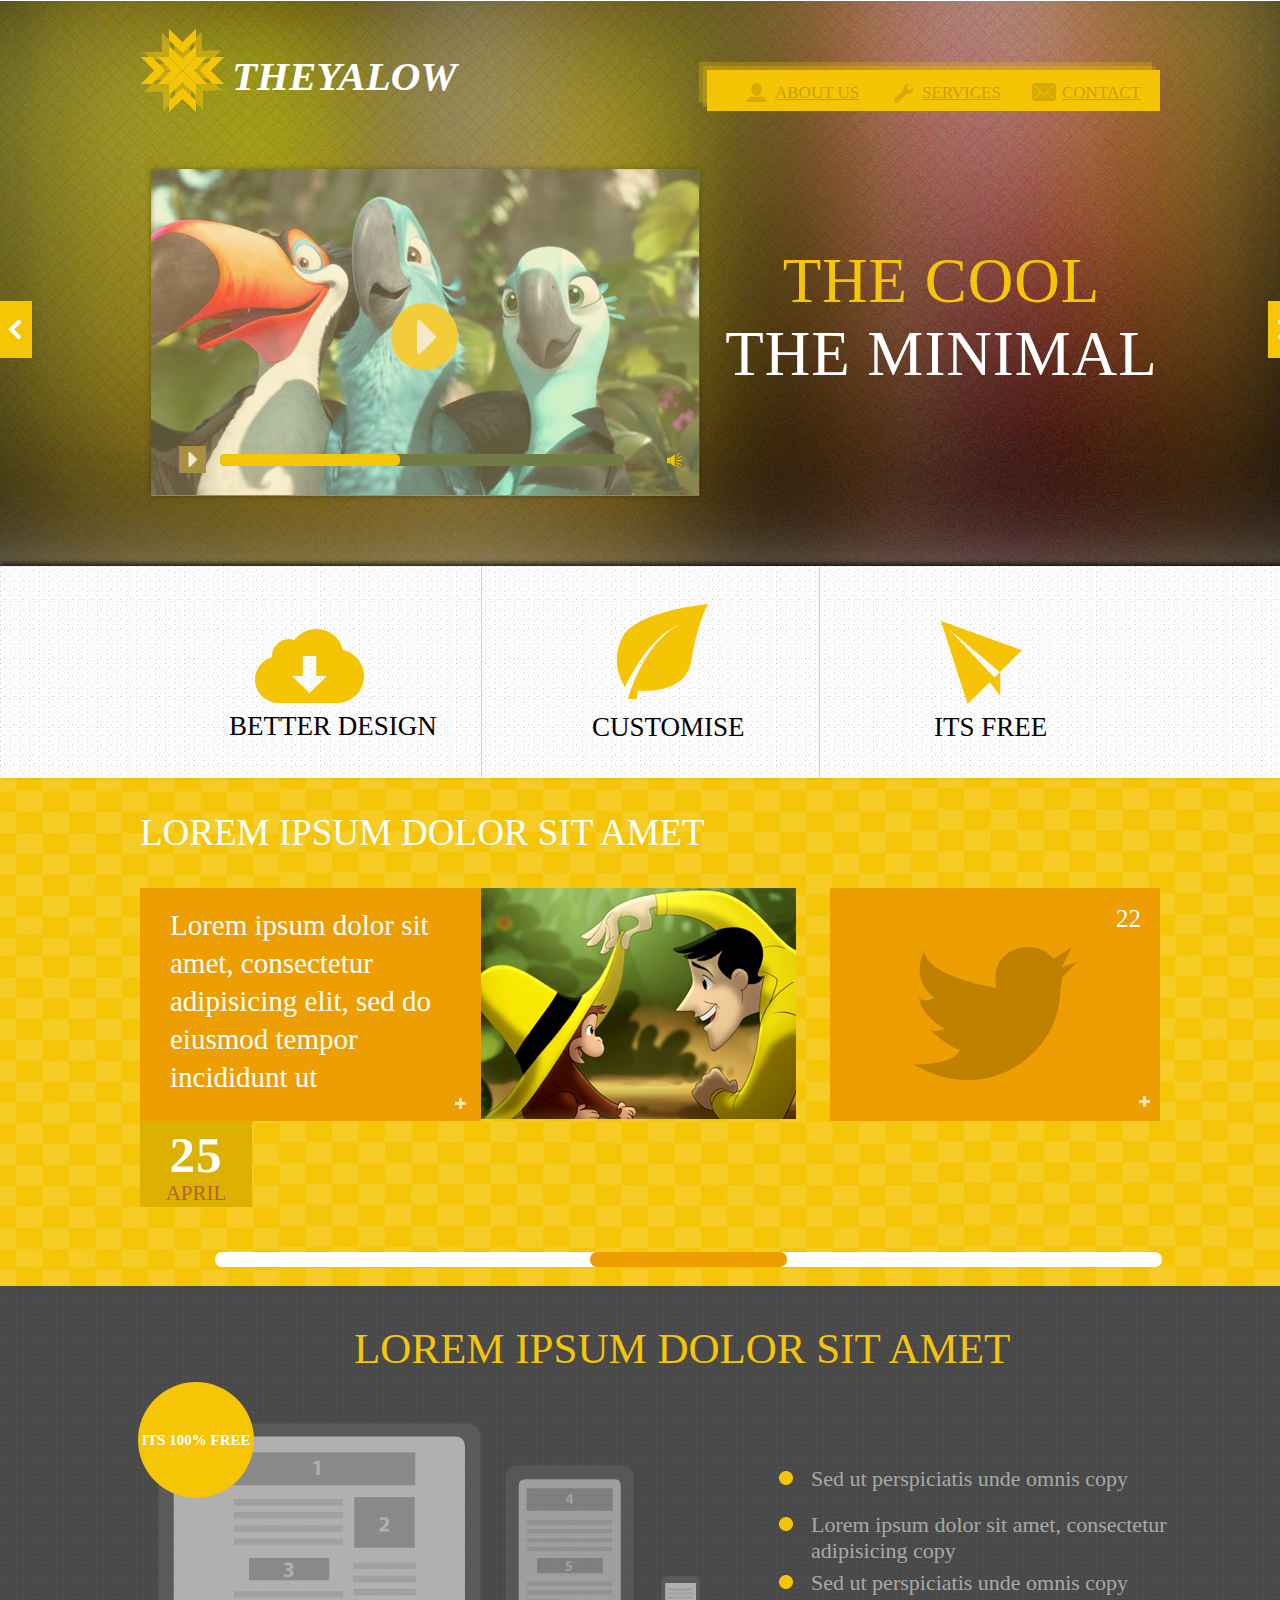
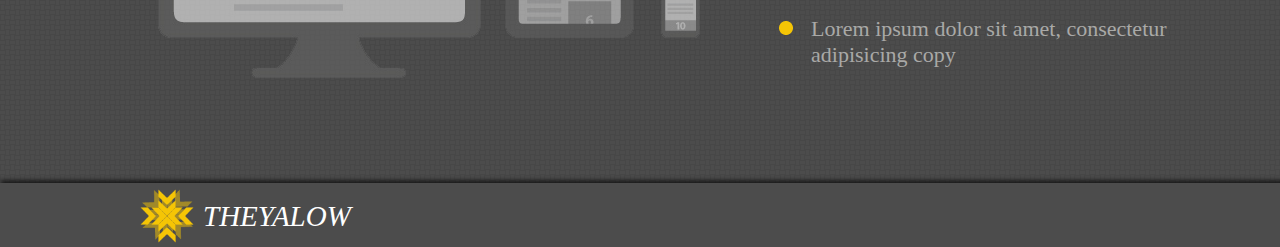
<file: progects/theyalow/index.html>
<!DOCTYPE html>
<html>
<head>
	<title>HTML page</title>
	<link rel="stylesheet" type="text/css" href="style.css">
</head>
<body>
<main>
		<div class="firstdiv">
			<div class="wrapperhead">
				<div class="logo"><img src="img/logo1.png" class="logo1"><img src="img/logo2.png" class="logo2"></div>
				<h1 class="theyalow">THEYALOW</h1>
				<nav>
					<ul class="navigation">
						<li class="li1"><a href="#">ABOUT US</a></li>
						<li class="li2"><a href="#">SERVICES</a></li>
						<li class="li3"><a href="#">CONTACT</a></li>
					</ul>
				</nav>
			<div class="afternav1"></div>
			<div class="afternav2"></div>
			<video poster="img/phaceholder1.png" class="video"></video>
			<div class="playbutton"><img src="img/play.png" class="playsign"></div>
			<div class="playbutton1"><img src="img/play.png" class="playsign1"></div>
			<div class="aftervideo1"></div>
			<div class="aftervideo2"></div>
			<div class="time"></div>
			<div class="timestop"></div>
			<div class="sound"><img src="img/sound.png"></div>
			<div class="textaftervideo">THE COOL<br> <span class="white">THE MINIMAL</span></div>
			<div class="leftarrow"><img src="img/left.png" class="arrow"></div>
			<div class="rightarrow"><img src="img/right.png" class="arrow" id="rightarr"></div>
			</div>
		</div>	
		<div class="seconddiv">
			<div class="line1"></div>
			<div class="line2"></div>

			<div class="wrapper">
				<div class="icon1"><img src="img/icon1.png" class="ic1p"><p class="icon1p" id="texticon1">BETTER DESIGN</p></div>
				<div class="icon2"><img src="img/icon2.png" class="ic2p"><p class="icon1p" id="texticon2">CUSTOMISE</p></div>	
				<div class="icon3"><img src="img/icon3.png" class="ic3p"><p class="icon1p" id="texticon3">ITS FREE </p></div>		
			</div>
		</div>

		<div class="thirddiv">
			<div class="line3"></div>
			<div class="line4"></div>
			<div class="playbuttonmobile"><img src="img/signmobile.png" class="playsignmobile"></div>
			<div class="thirddivwrapper">
				<p class="thirddivlorem">Lorem ipsum dolor sit amet</p>
				<div class="flex"><div class="mobile">
					<div class="longlorem">
						<p>Lorem ipsum dolor sit amet, consectetur adipisicing elit, sed do eiusmod tempor incididunt ut</p><img src="img/plus.png" class="plus1">
					</div>
					<div class="thirddivpicture"><img src="img/3div1111.png" class="mobile1px"></div></div>
					<div class="longlorem" id="twitter"><img src="img/plus.png" class="plus2"><p id="twitterdate">22</p></div>
				</div>
				<div class="date"><p class="day">25</p><p class="mounth">APRIL</p></div>
			</div>
			<div class="twit"><img src="img/smalltwitter.png" class="smalltwitter">
				<div class="twitmessages">
					<ul>
						<li id="litwit1"><img src="img/54321.png"></li>
						<li id="litwit2"><img src="img/12345.png"></li>
						<li id="litwit3"><img src="img/12345.png"></li>
						<li id="typemassage"><img src="img/8.png"></li>
					</ul>
				</div>
			</div>
			<input type="range" name="range" class="range">
		</div>

		<div class="fourthdiv">
			<p class="text">Lorem ipsum dolor sit amet</p>
			<div class="roundadv">ITS 100% FREE</div>
			<div class="pictureul">
				<div class="comp"><img src="img/comp.png"></div>
				<div class="tablet"><img src="img/tablet.png"></div>
				<div class="phone"><img src="img/phone.png"></div>
					<div class="bigul">
						<ul class="div4ul">
							<li class="footerli1">Sed ut perspiciatis unde omnis copy</li>
							<li class="footerli2">Lorem ipsum dolor sit amet, consectetur adipisicing copy</li>
							<li class="footerli3">Sed ut perspiciatis unde omnis copy</li>
							<li class="footerli4">Lorem ipsum dolor sit amet, consectetur adipisicing copy</li>
						</ul>
					</div>
			</div>
		</div>

		<div class="fifthdiv">
			<div class="logofooter"><img src="img/logo1.png" class="footerlogo1"><img src="img/logo2.png" class="footerlogo2"></div>
			<p class="footertheyalow">THEYALOW</p>
		</div>
</main>
</body>
</html>
</file>
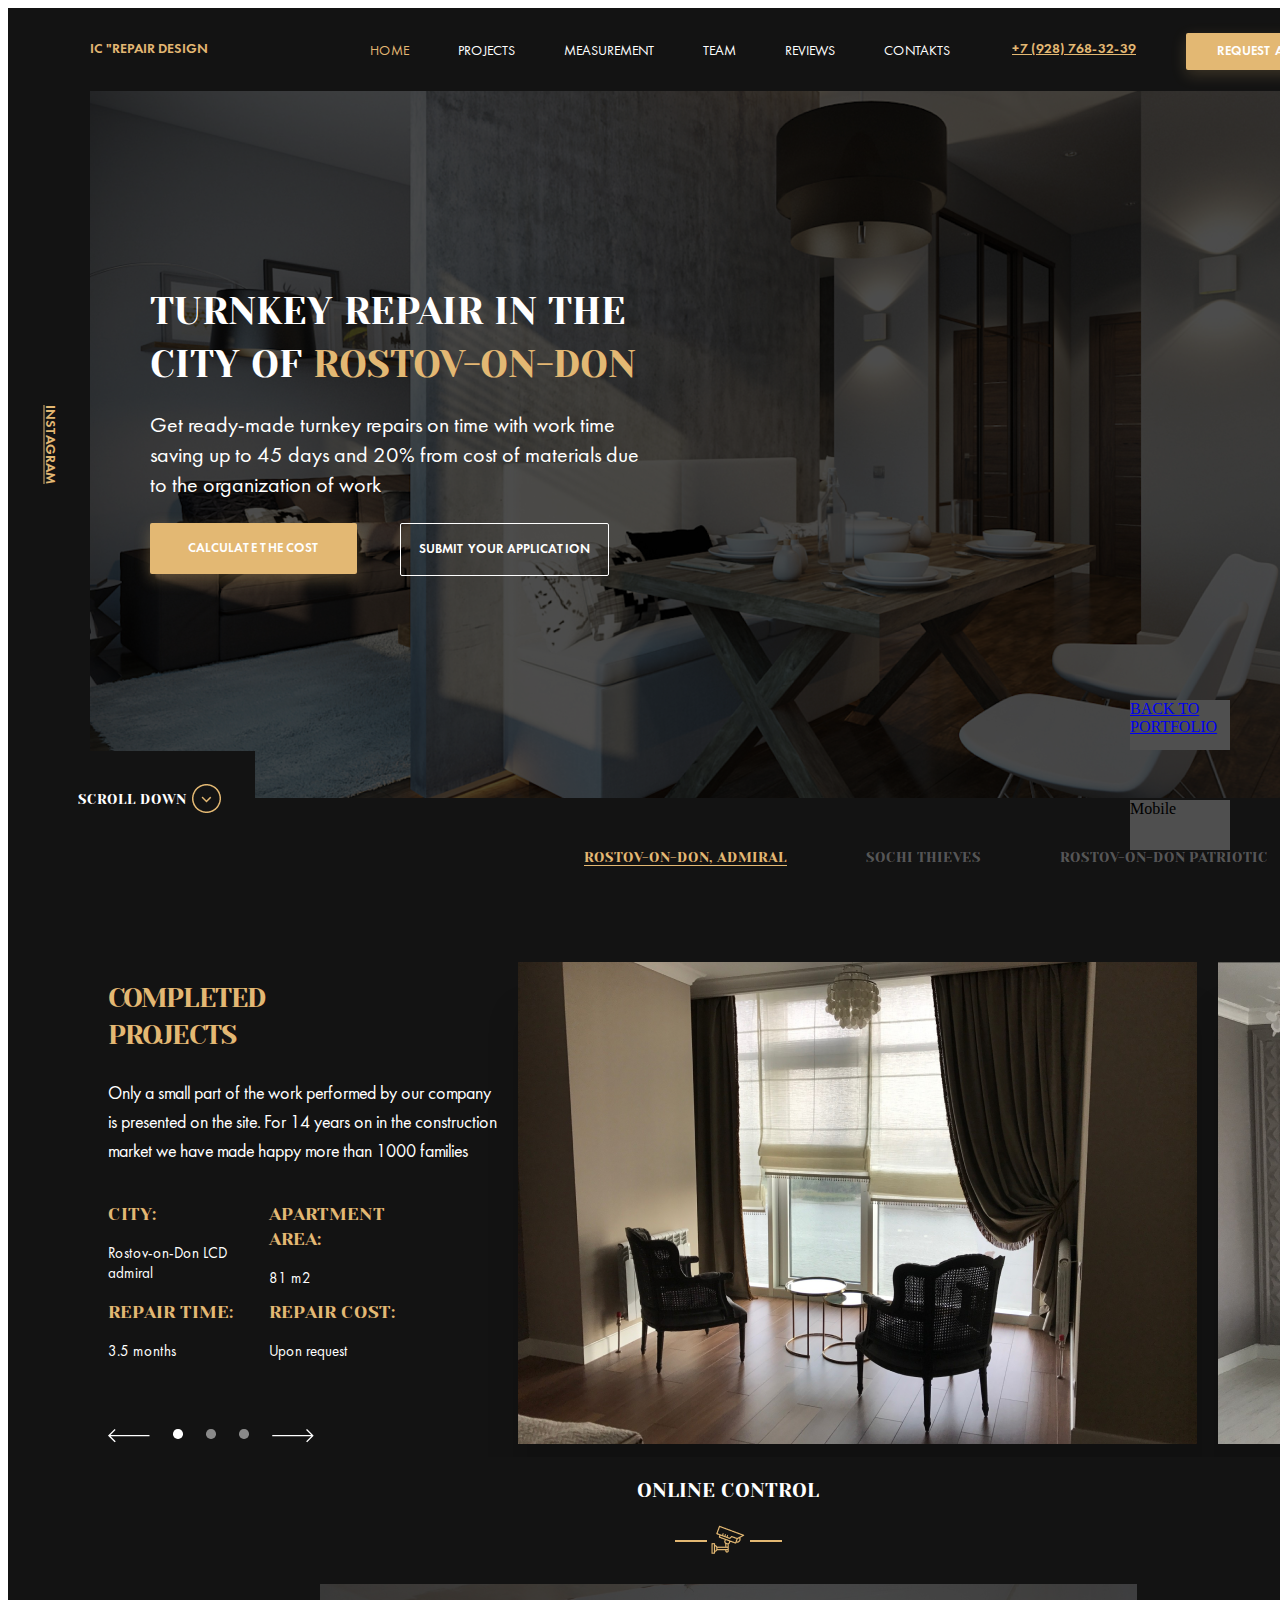
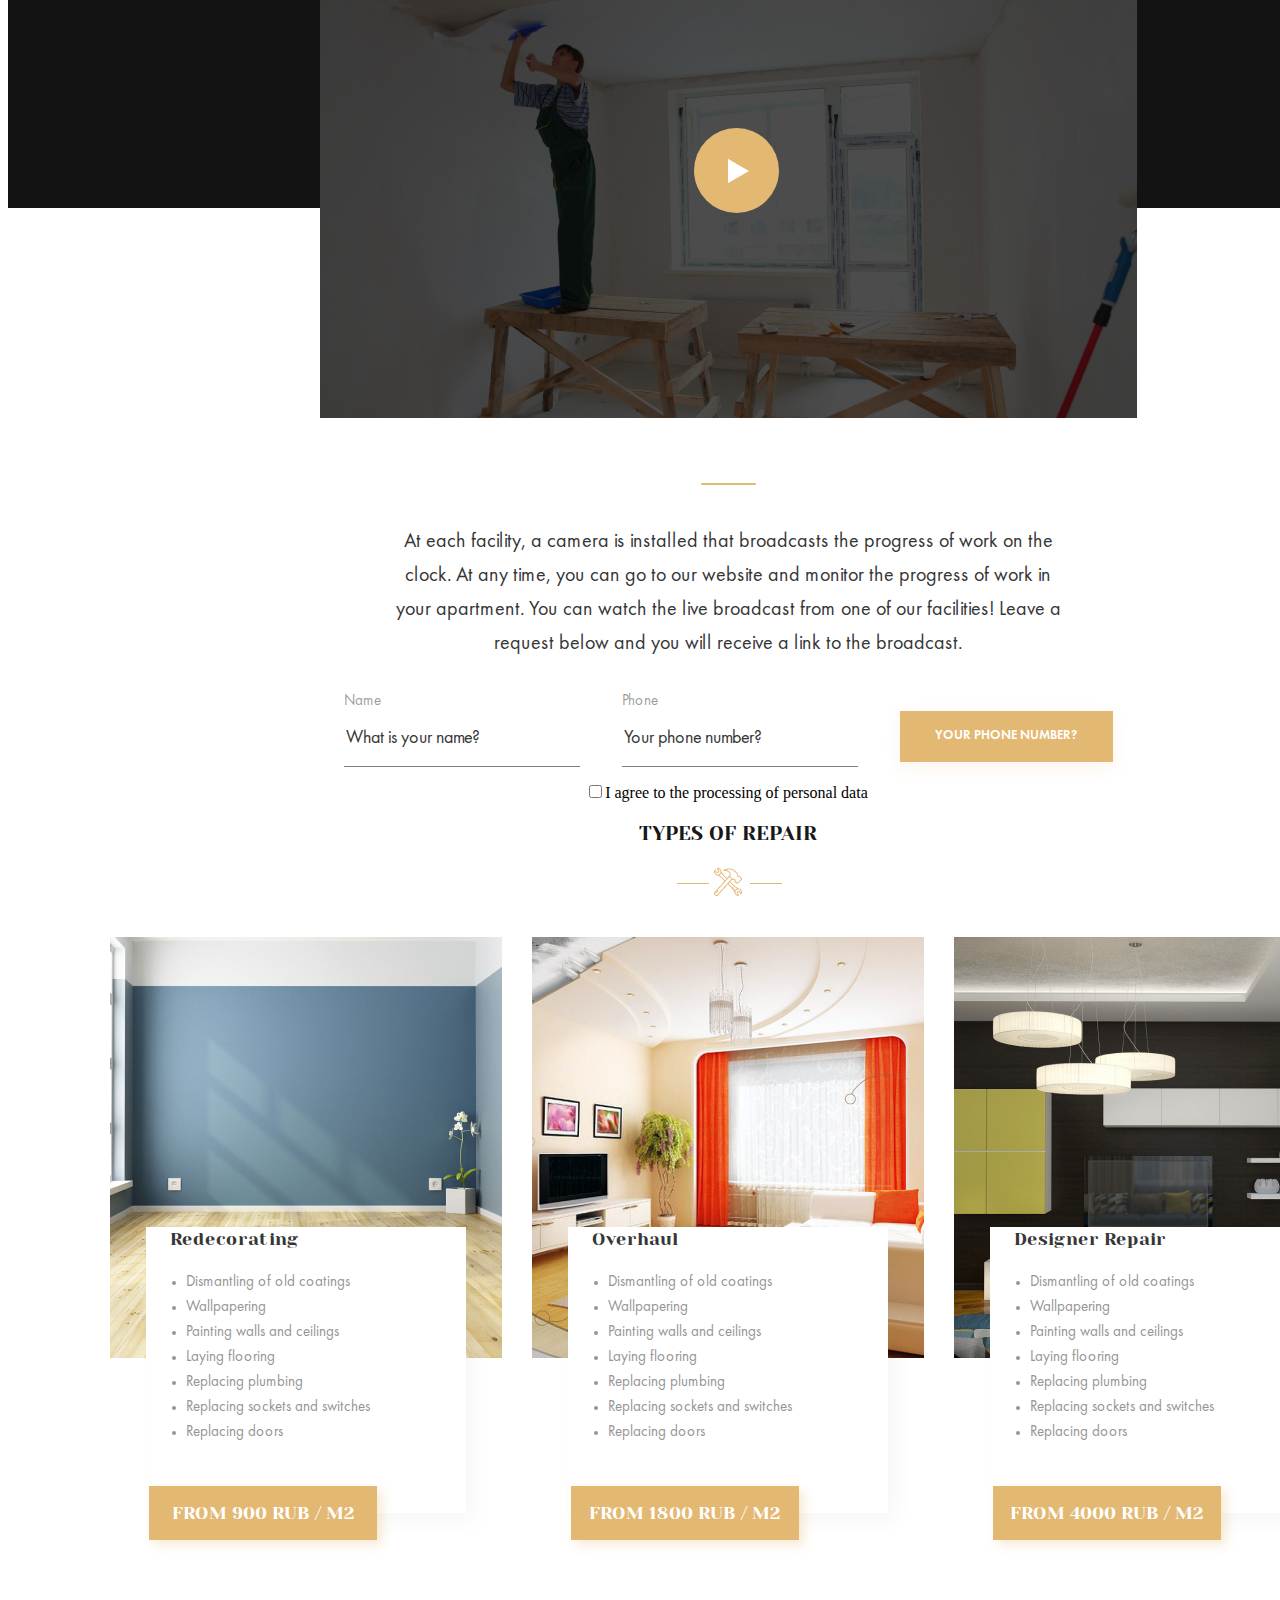
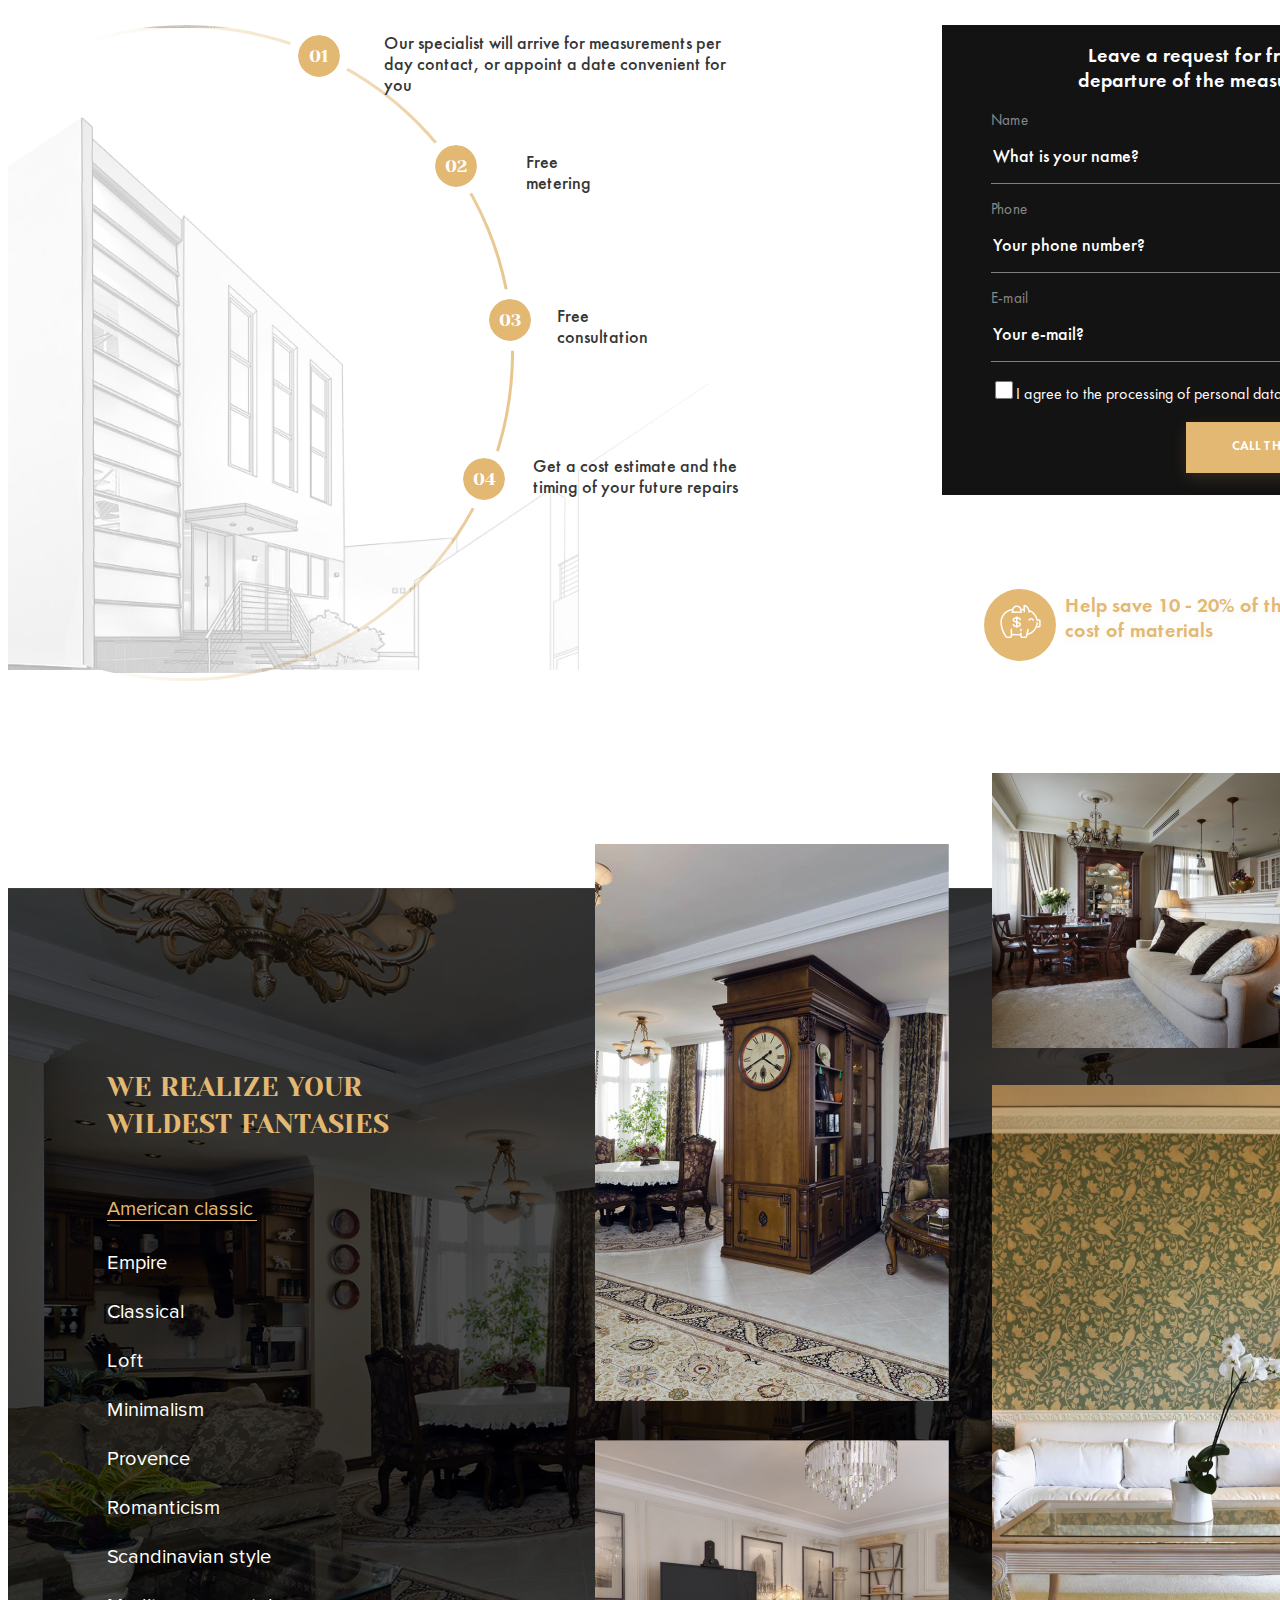
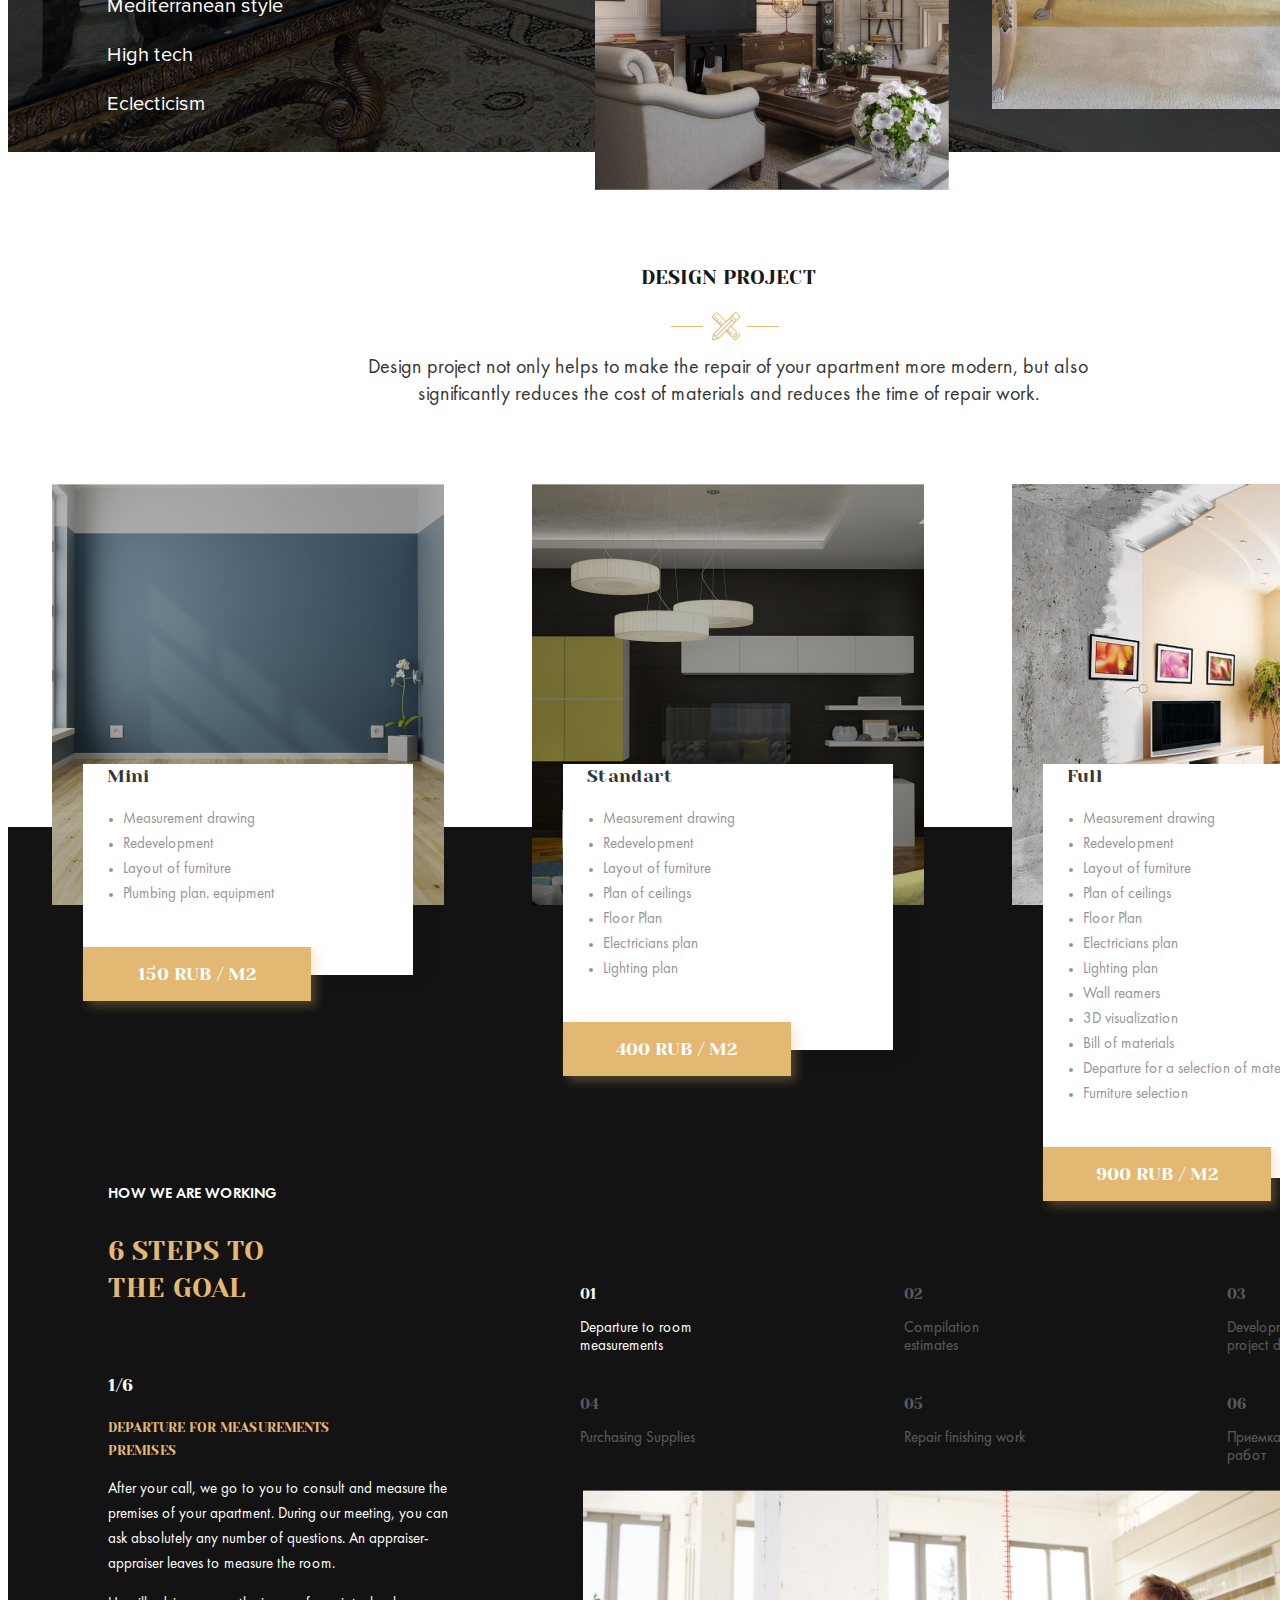
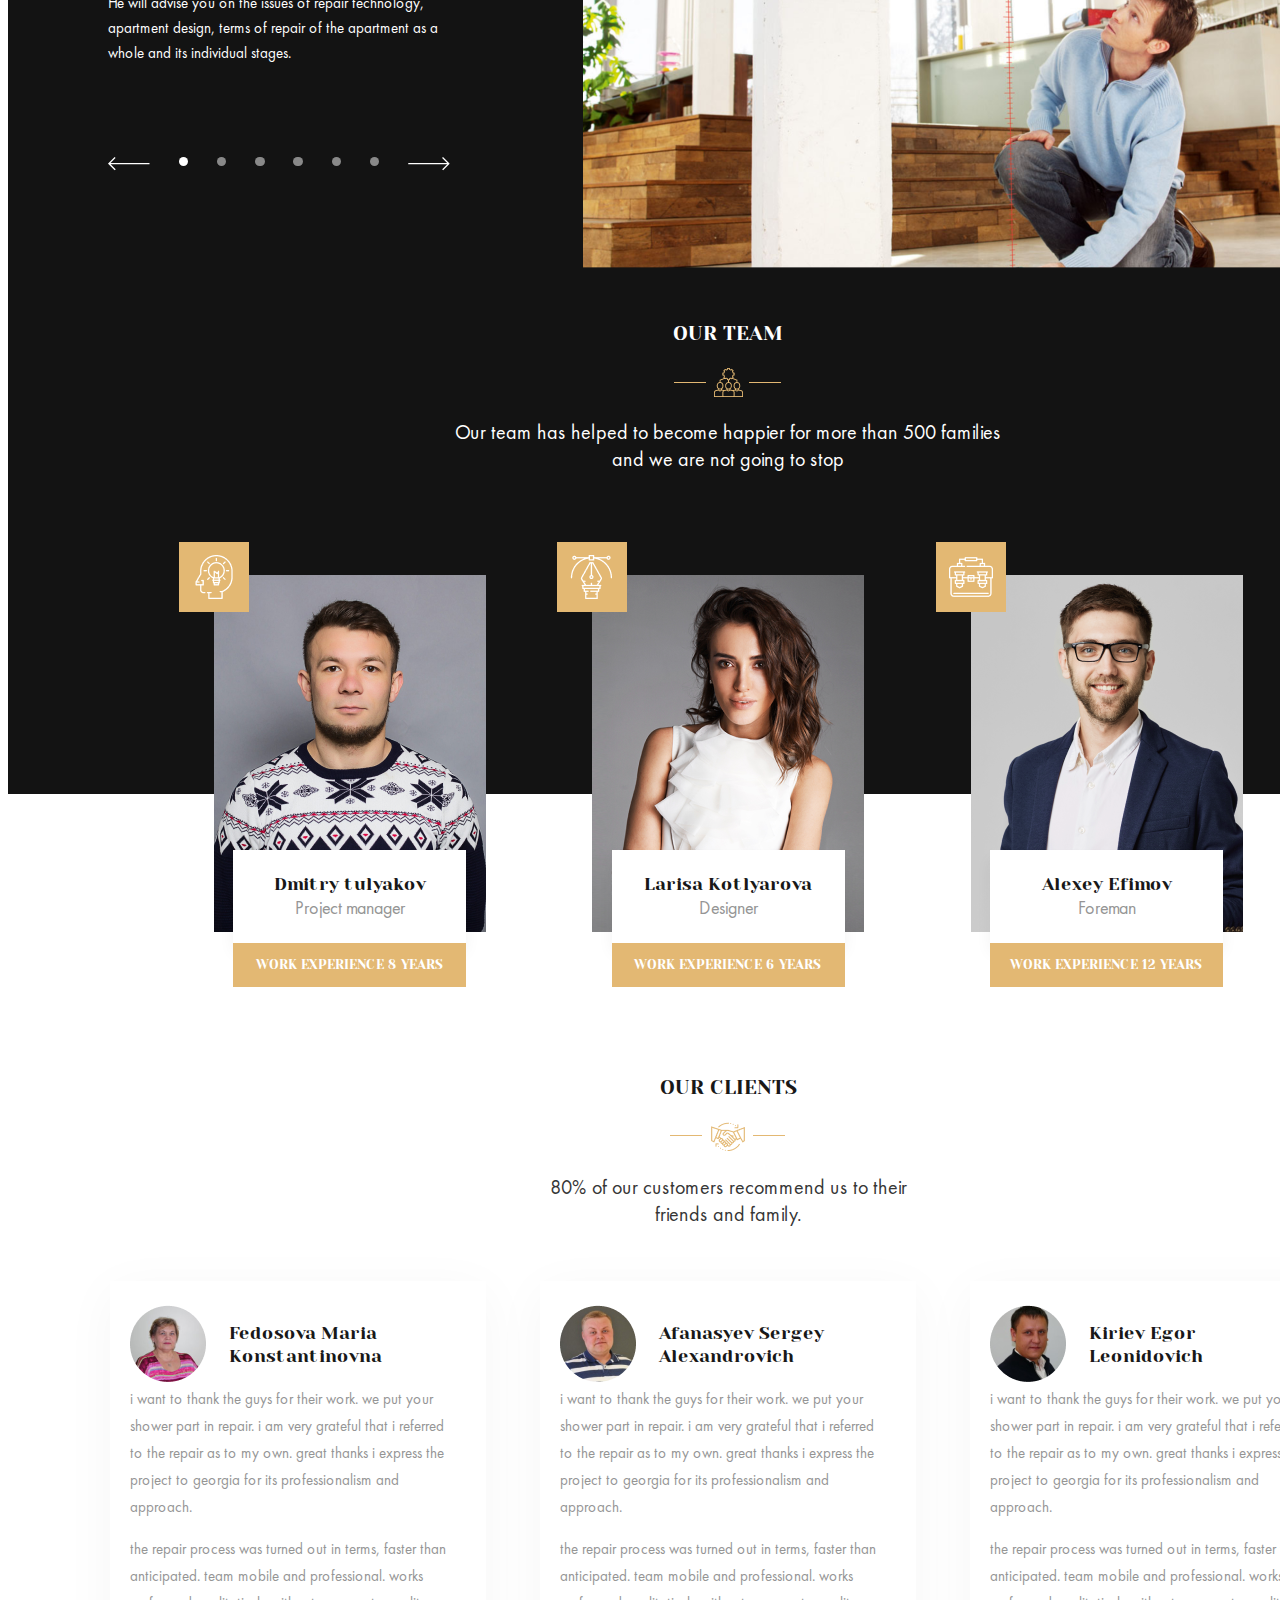
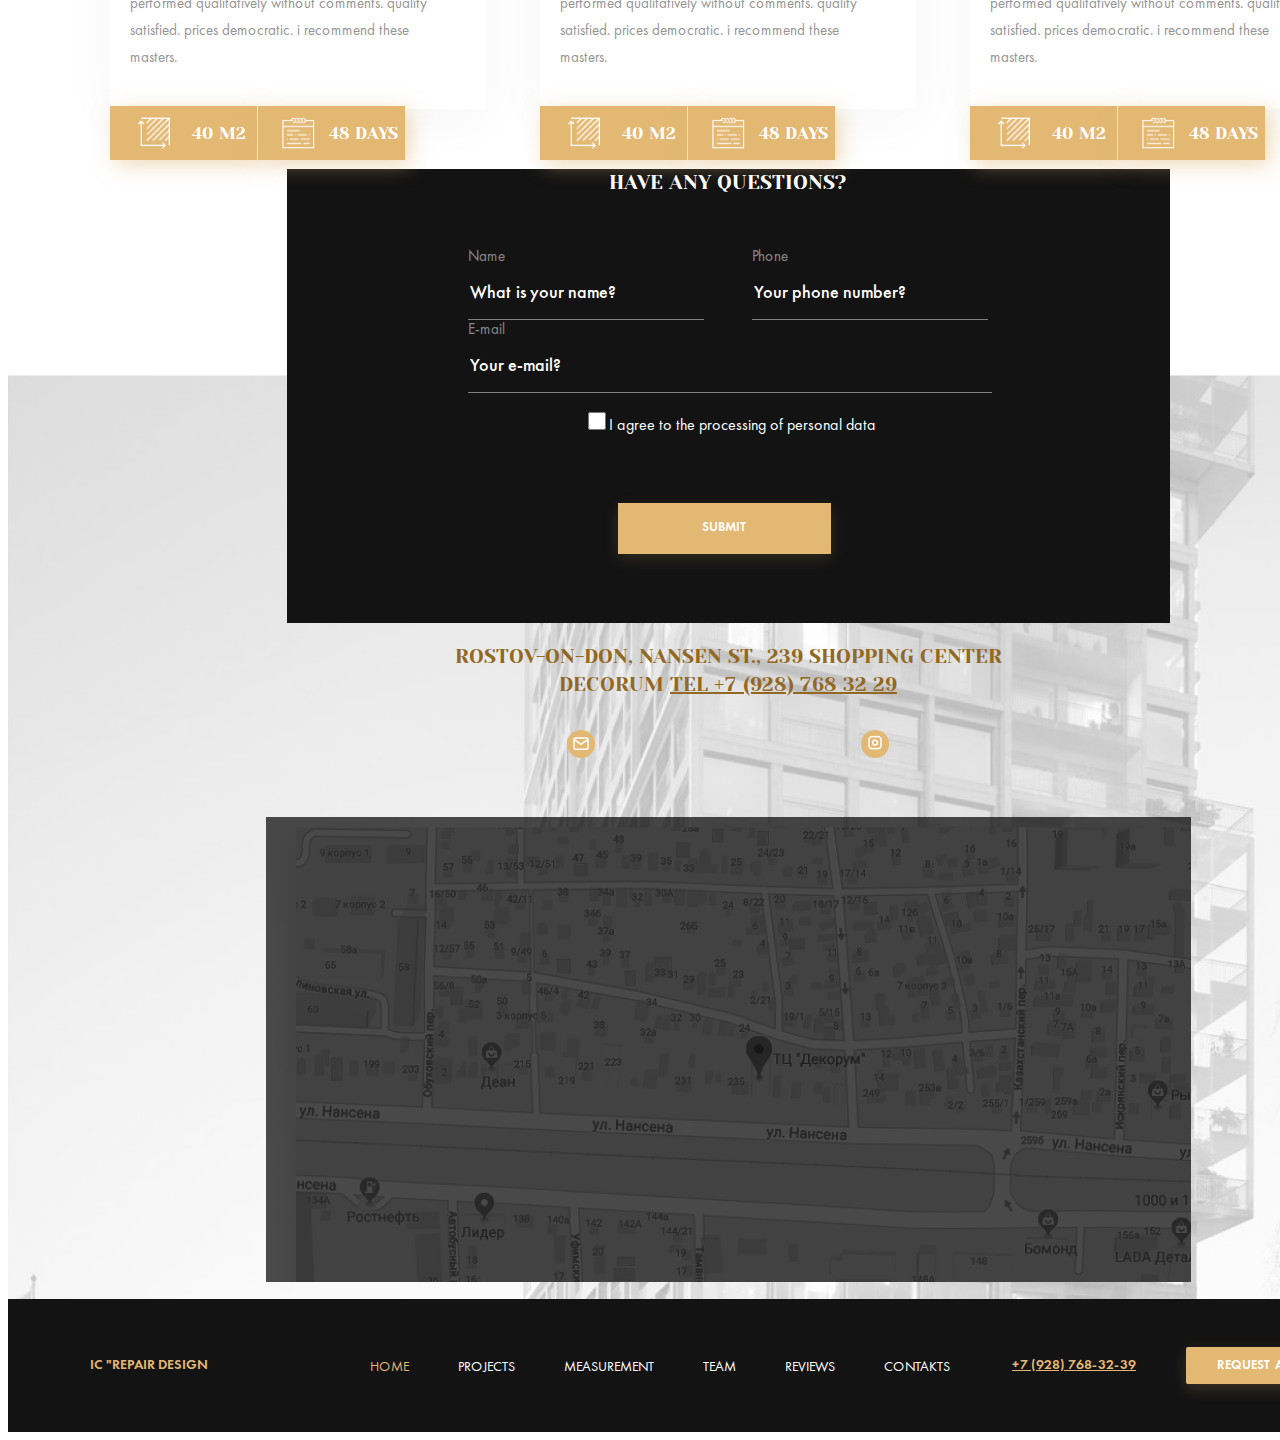
<file: index.repair.html>
<!DOCTYPE html>
<html lang="en">
<head>
    <meta charset="UTF-8">
    <meta name="viewport" content="width=device-width, initial-scale=1.0">
    <meta http-equiv="X-UA-Compatible" content="ie=edge">
    <title>Document</title>
</head>
<style>
    .back_buttom {
  width: 100px;
  height: 50px;
  position: fixed;
  right: 50px;
  bottom: 150px;
  background-color: #4f4f4f;
}

.mobile_button {
  width: 100px;
  height: 50px;
  position: fixed;
  right: 50px;
  bottom: 50px;
  background-color: #4f4f4f;
}

.frame {
  display: block;
  margin: 0 auto;
  border: none;
  width:1440px;
  height: 9424px;
}
 .mobile_width{
  width:375px;
}
</style>
<body>
    <iframe class="frame " src="progects/repair-design-project/index.html"></iframe>
    <div class="back_buttom"><a href="index.html">BACK TO PORTFOLIO</a></div>
    <div class="mobile_button">Mobile</div>
    <script src="repairscript.js" width="100%"></script>
</body>
</html>
</file>
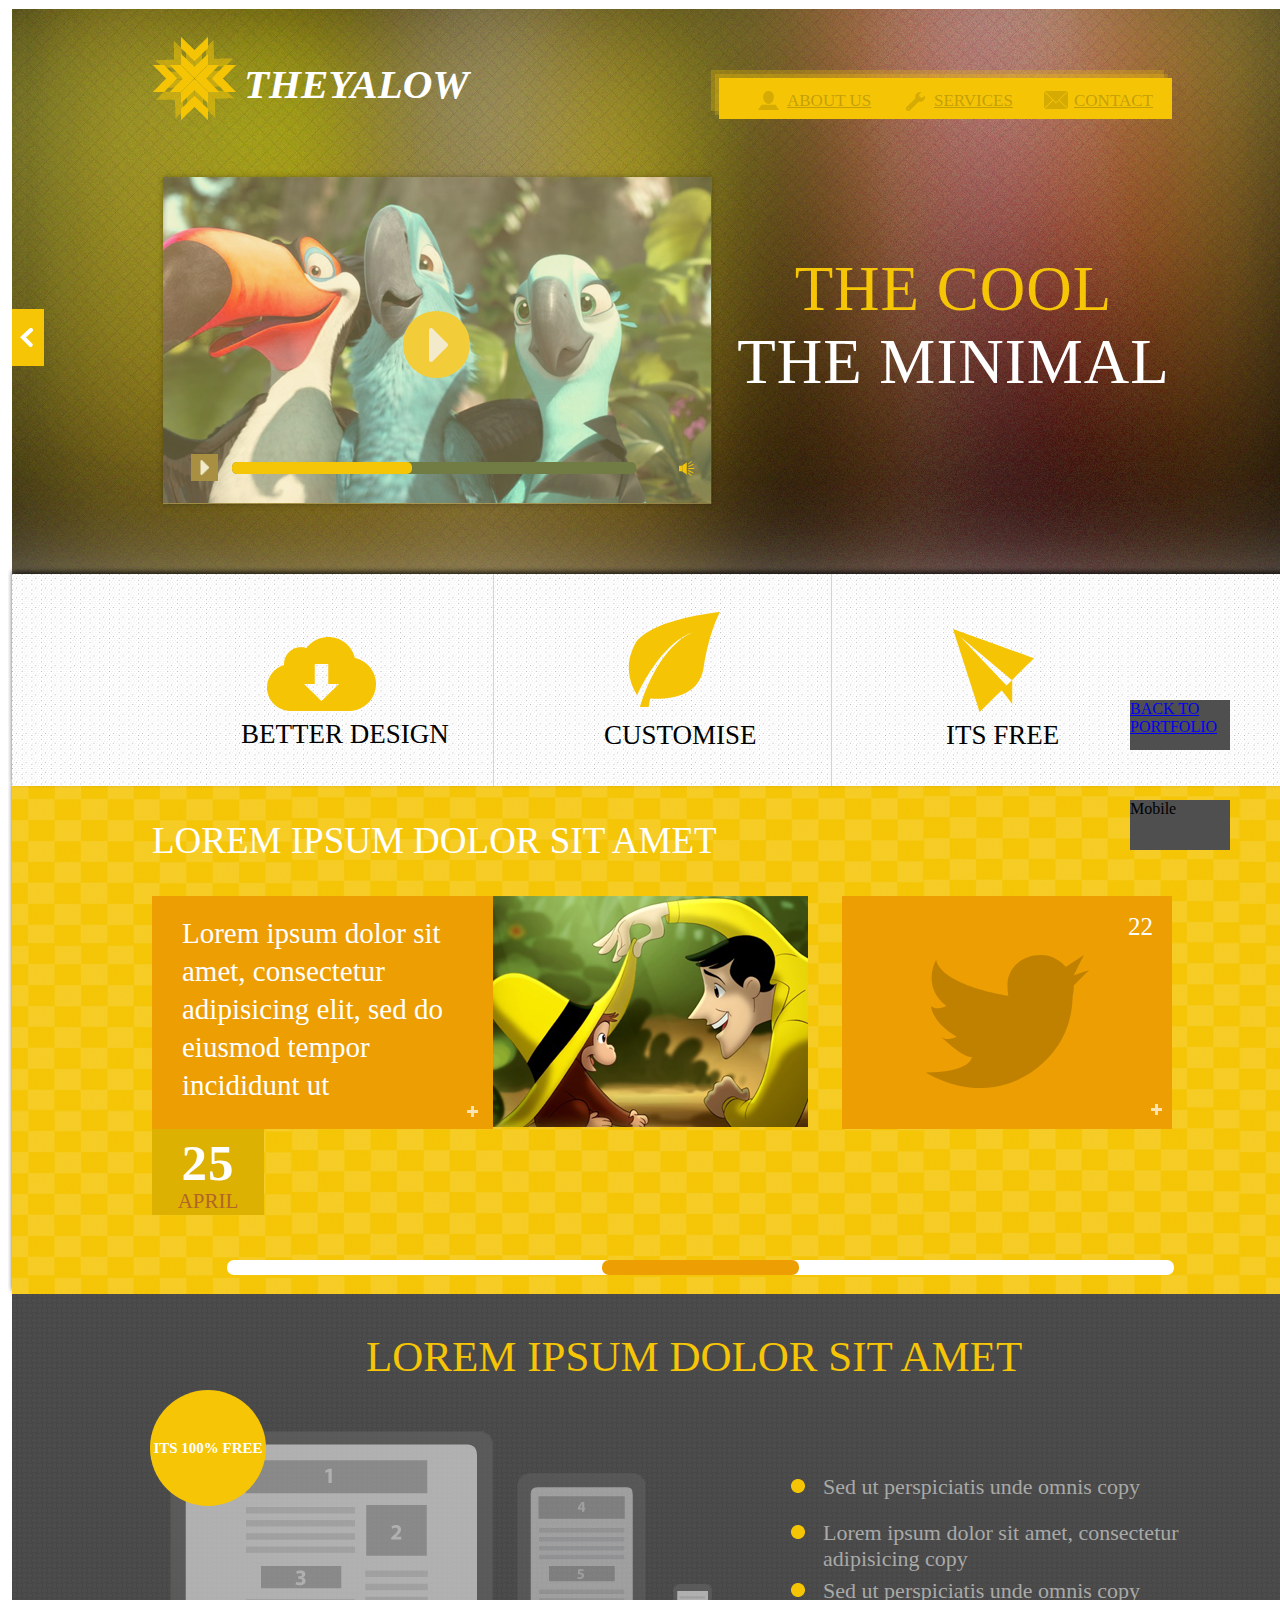
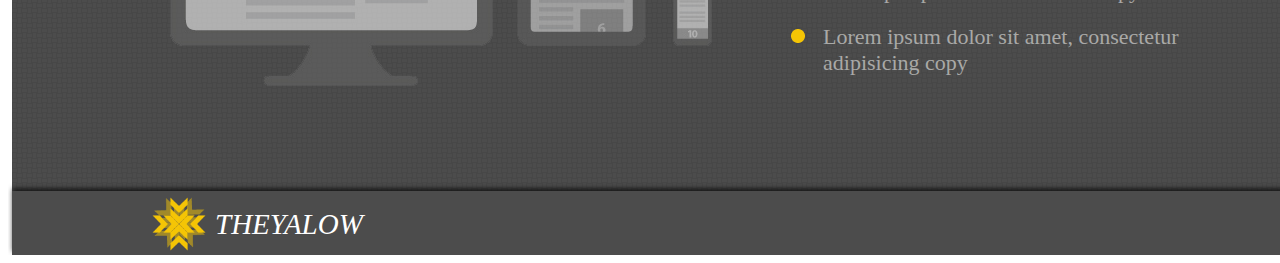
<file: indextheyalow.html>
<!DOCTYPE html>
<html lang="en">
<head>
    <meta charset="UTF-8">
    <meta name="viewport" content="width=device-width, initial-scale=1.0">
    <meta http-equiv="X-UA-Compatible" content="ie=edge">
    <title>Document</title>
</head>
<style>
    .back_buttom {
  width: 100px;
  height: 50px;
  position: fixed;
  right: 50px;
  bottom: 150px;
  background-color: #4f4f4f;
}

.mobile_button {
  width: 100px;
  height: 50px;
  position: fixed;
  right: 50px;
  bottom: 50px;
  background-color: #4f4f4f;
}

.frame {
  display: block;
  margin: 0 auto;
  border: none;
  width:1308px;
  height: 1847px;
}
 .mobile_width{
  width:640px;
}
</style>
<body>
    <iframe class="frame " src="progects/theyalow/index.html"></iframe>
    <div class="back_buttom"><a href="index.html">BACK TO PORTFOLIO</a></div>
    <div class="mobile_button">Mobile</div>
    <script src="yalowscript.js" width="100%"></script>
</body>
</html>
</file>
<file: progects/repair-design-project/style.css>
body {
  margin: 0px;
  padding: 0px;
}

li, .first_section_main_content_button1, .first_section_main_content_button2, .first_section_scroll, .second_section_arrows, .first_item_button, .second_item_button, .third_item_button
, .sixth_section_first_item_button, .sixth_section_second_item_button, .sixth_section_third_item_button, .sixth_section_project_team_flex_item_work, .seventh_section_clients_flex_item_block1,
.seventh_section_clients_flex_item_block1, .seventh_section_clients_flex_item_block2, .eighth_section_telephone_information_icons_flex, .first_section_acide p, .second_section_video_play,
.second_section_slider_second_picture_video_play, .sixth_section_main_text_arrows, input[type="button"], .nav_name_of_project, .nav_call_request {
  cursor: pointer;
}

.second_section_arrows_rounds:hover, .sixth_section_main_text_arrows_round:hover {
  opacity: 1;
}

.back_buttom {
  width: 100px;
  height: 50px;
  position: fixed;
  right: 50px;
  bottom: 150px;
  background-color: #4f4f4f;
}

.mobile_button {
  width: 100px;
  height: 50px;
  position: fixed;
  right: 50px;
  bottom: 50px;
  background-color: #4f4f4f;
}

.media_simulator {
  display: block;
  margin: 0 auto;
  border: none;
  height: 9500px;
}

.header_flex {
  display: -webkit-box;
  display: -ms-flexbox;
  display: flex;
  height: 83px;
  line-height: 83px;
  background: #131313;
  width: 1440px;
}

.header_flex .nav_name_of_project {
  margin-left: 82px;
  width: 180px;
}

.header_flex .nav_name_of_project h1 {
  font-family: FuturaDemiC;
  font-size: 14px;
  color: #E3B873;
  opacity: 1;
  margin-top: 0px;
  margin-bottom: 0px;
}

.header_flex nav {
  width: 740px;
  margin-top: 0px;
  margin-bottom: 0px;
}

.header_flex nav .header_navigation {
  padding-left: 0px;
  margin-top: 0px;
  margin-bottom: 0px;
  list-style-type: none;
  color: #FFFFFF;
  margin-left: 100px;
}

.header_flex nav .header_navigation_item {
  display: inline-block;
  height: 37px;
  margin-top: 22px;
  margin-right: 45px;
  font-family: FuturaBookC;
  font-size: 14px;
  line-height: 16px;
}

.header_flex nav .header_navigation .home_element {
  padding-left: 0px;
  color: #E3B873;
}

.header_flex .nav_number {
  font-family: FuturaDemiC;
  font-size: 14px;
  line-height: 83px;
  text-align: right;
  -webkit-text-decoration-line: underline;
          text-decoration-line: underline;
  opacity: 1;
  width: 126px;
  margin-right: 50px;
}

.header_flex .nav_number a {
  color: #E3B873;
}

.header_flex .nav_call_request {
  width: 161px;
  height: 37px;
  background: #E3B873;
  -webkit-box-shadow: 0px 5px 15px rgba(227, 184, 115, 0.2);
          box-shadow: 0px 5px 15px rgba(227, 184, 115, 0.2);
  border-radius: 2px;
  font-family: FuturaDemiC;
  font-size: 13px;
  line-height: 37px;
  text-align: center;
  text-transform: uppercase;
  color: #FFFFFF;
  opacity: 1;
  margin-right: 0px;
  margin-top: 25px;
}

.first_section {
  width: 1440px;
  background: #131313;
}

.first_section_acide {
  width: 82px;
  height: 707px;
  background: #131313;
}

.first_section_acide a {
  color: #E3B873;
}

.first_section_acide p {
  font-family: FuturaDemiC;
  margin-top: 0px;
  margin-bottom: 0px;
  font-size: 14px;
  line-height: 16px;
  text-align: center;
  color: #E3B873;
  -webkit-transform: rotate(-270deg);
          transform: rotate(-270deg);
  line-height: 707px;
}

.first_section_acide .text_vector {
  border: 1.5px solid #E3B873;
  width: 51px;
}

.first_section_flex {
  display: -webkit-box;
  display: -ms-flexbox;
  display: flex;
}

.first_section_main {
  width: 1356px;
  height: 707px;
  background-image: url(img/firsrdivpicture.png);
  -webkit-box-shadow: 0 0 0 400px rgba(0, 0, 0, 0.7) inset;
          box-shadow: 0 0 0 400px rgba(0, 0, 0, 0.7) inset;
}

.first_section_main_content {
  width: 557px;
  height: 351px;
  margin-left: 60px;
  margin-top: 194px;
}

.first_section_main_content p {
  width: 504px;
  height: 89px;
  font-family: FuturaBookC;
  font-size: 22px;
  line-height: 30px;
  color: #FFFFFF;
}

.first_section_main_content .title {
  font-family: Yeseva One;
  font-style: normal;
  font-weight: normal;
  font-size: 38px;
  line-height: 53px;
  text-transform: uppercase;
  color: #FFFFFF;
  margin-top: 0px;
}

.first_section_main_content .text_color {
  color: #E3B873;
}

.first_section_main_content_button1 {
  width: 207px;
  height: 51px;
  background: #E3B873;
  -webkit-box-shadow: 0px 5px 15px rgba(227, 184, 115, 0.3);
          box-shadow: 0px 5px 15px rgba(227, 184, 115, 0.3);
  border-radius: 2px;
  font-family: FuturaDemiC;
  font-size: 13px;
  line-height: 51px;
  text-align: center;
  color: #FFFFFF;
}

.first_section_main_content_button2 {
  margin-left: 250px;
  margin-top: -51px;
  width: 207px;
  height: 51px;
  border: 1px solid #FFFFFF;
  border-radius: 2px;
  font-family: FuturaDemiC;
  font-size: 13px;
  line-height: 51px;
  text-align: center;
  color: #FFFFFF;
}

.first_section_after_main {
  position: absolute;
  top: 83px;
  left: 82px;
  width: 1356px;
  height: 707px;
  background: rgba(0, 0, 0, 0.7);
  opacity: 0.7;
}

.first_section_scroll {
  position: relative;
  width: 247px;
  height: 97px;
  background: #131313;
  font-family: Yeseva One;
  font-style: normal;
  font-weight: normal;
  font-size: 14px;
  line-height: 97px;
  text-transform: uppercase;
  text-align: center;
  color: #FFFFFF;
  margin-top: -47px;
  z-index: 999;
}

.first_section_scroll_image {
  position: absolute;
  margin-left: 6px;
  margin-top: 33px;
}

.second_section {
  width: 1440px;
  height: 960px;
  background-color: #131313;
}

.second_section_main_flex {
  display: -webkit-box;
  display: -ms-flexbox;
  display: flex;
  overflow: hidden;
}

.second_section_arrows {
  width: 206px;
  height: 28px;
  margin-top: 50px;
  display: -webkit-box;
  display: -ms-flexbox;
  display: flex;
  -webkit-box-pack: justify;
      -ms-flex-pack: justify;
          justify-content: space-between;
}

.second_section_arrows .active {
  opacity: 1;
}

.second_section_arrows_rounds {
  width: 9.5px;
  height: 9.5px;
  border-radius: 50%;
  background-color: white;
  opacity: 0.5;
}

.second_section_navigation {
  width: 750px;
  height: 24px;
  margin: 0 40%;
  margin-top: 0px;
}

.second_section_navigation_ul {
  padding-left: 0px;
  margin-top: 0px;
}

.second_section_navigation_item {
  display: inline;
  font-family: Yeseva One;
  font-style: normal;
  font-weight: normal;
  font-size: 14px;
  line-height: 19px;
  text-transform: uppercase;
}

.second_section .first {
  color: #E3B873;
  border-bottom: 1px #E3B873 solid;
}

.second_section .second {
  color: rgba(255, 255, 255, 0.3);
  padding-left: 75px;
}

.second_section_acide {
  margin-top: 80px;
  margin-left: 100px;
}

.second_section_acide_text {
  width: 390px;
  height: 86px;
  font-family: FuturaBookC;
  font-size: 18px;
  line-height: 29px;
  color: #FFFFFF;
}

.second_section_acide_title {
  width: 90px;
  font-family: Yeseva One;
  font-style: normal;
  font-weight: normal;
  font-size: 27px;
  line-height: 37px;
  letter-spacing: -0.07em;
  text-transform: uppercase;
  color: #E3B873;
}

.second_section_acide_flex {
  display: -webkit-box;
  display: -ms-flexbox;
  display: flex;
  -ms-flex-wrap: wrap;
      flex-wrap: wrap;
  width: 410px;
  height: 195px;
}

.second_section_acide_flex_item {
  width: 161px;
  height: 95px;
  -ms-flex-negative: 0;
      flex-shrink: 0;
}

.second_section_acide .big_text {
  font-family: Yeseva One;
  font-style: normal;
  font-weight: normal;
  font-size: 18px;
  line-height: 25px;
  text-transform: uppercase;
  color: #E3B873;
}

.second_section_acide .small_text {
  font-family: FuturaBookC;
  font-size: 15px;
  line-height: 20px;
  color: #FFFFFF;
}

.second_section_acide .big_item {
  width: 172px;
}

.second_section_slider {
  width: 679px;
  height: 482px;
  background-image: url(img/image2.1.png);
  margin-top: 90px;
  -webkit-box-shadow: 0px 50px 30px rgba(0, 0, 0, 0.15);
          box-shadow: 0px 50px 30px rgba(0, 0, 0, 0.15);
}

.second_section_slider_second_picture {
  width: 679px;
  height: 482px;
  background-image: url(img/image2.png);
  -webkit-box-shadow: 0px 50px 30px rgba(0, 0, 0, 0.15);
          box-shadow: 0px 50px 30px rgba(0, 0, 0, 0.15);
  margin-left: 700px;
}

.second_section_slider_second_picture_video_play {
  position: absolute;
  width: 54px;
  height: 54px;
  border-radius: 50%;
  background-color: #E3B873;
  margin-left: 157px;
  margin-top: 14.5%;
}

.second_section_slider_second_picture_video_play img {
  margin-left: 37%;
  margin-top: 24%;
}

.second_section_online_control {
  margin: 0 auto;
  width: 196px;
  height: 86.79px;
  font-family: Yeseva One;
  font-style: normal;
  font-weight: normal;
  font-size: 20px;
  line-height: 28px;
  text-align: center;
  text-transform: uppercase;
  color: #FFFFFF;
}

.second_section_online_control_left_vector {
  position: absolute;
  width: 32px;
  height: 1.5px;
  background-color: #E3B873;
  margin-top: 15px;
  margin-left: 45px;
}

.second_section_online_control_right_vector {
  position: absolute;
  width: 32px;
  height: 1.5px;
  background-color: #E3B873;
  margin-top: 15px;
  margin-left: 120px;
}

.second_section_video {
  width: 817px;
  height: 434px;
  background-image: url(img/image2.2.png);
  -webkit-box-shadow: 0 0 0 400px rgba(0, 0, 0, 0.7) inset;
          box-shadow: 0 0 0 400px rgba(0, 0, 0, 0.7) inset;
  margin: 0 auto;
  margin-top: 20px;
}

.second_section_video_play {
  position: absolute;
  width: 85px;
  height: 85px;
  border-radius: 50%;
  background-color: #E3B873;
  margin-left: 26%;
  margin-top: 10%;
}

.second_section_video_play img {
  margin-left: 40%;
  margin-top: 35%;
}

.third_section {
  width: 1440px;
}

.third_section .hiden_text {
  display: none;
  font-family: Yeseva One;
  font-style: normal;
  font-weight: normal;
  font-size: 27px;
  line-height: 37px;
  text-transform: uppercase;
  color: #E3B873;
}

.third_section_vector {
  width: 55px;
  height: 1.5px;
  background: #E3B873;
  border-radius: 30px;
  margin: 0 auto;
  margin-top: 275px;
}

.third_section_text {
  width: 681px;
  margin: 0 auto;
  margin-top: 40px;
  font-family: FuturaBookC;
  font-size: 20px;
  line-height: 34px;
  text-align: center;
  color: #363636;
}

.third_section_short_form {
  width: 769px;
  height: 76px;
  margin: 0 auto;
  margin-top: 30px;
}

.third_section_short_form form {
  height: 51px;
}

.third_section_short_form_input {
  display: -webkit-box;
  display: -ms-flexbox;
  display: flex;
  -webkit-box-pack: justify;
      -ms-flex-pack: justify;
          justify-content: space-between;
}

.third_section_short_form_input label {
  font-family: FuturaBookC;
  font-size: 15px;
  line-height: 20px;
  color: rgba(54, 54, 54, 0.5);
}

.third_section_short_form input[type="text"] {
  border: none;
  border-bottom: 1px solid grey;
  width: 232px;
  height: 52px;
}

.third_section_short_form input[type="text"]::-webkit-input-placeholder {
  font-family: FuturaBookC;
  font-size: 18px;
  line-height: 24px;
  color: #363636;
}

.third_section_short_form input[type="text"]:-ms-input-placeholder {
  font-family: FuturaBookC;
  font-size: 18px;
  line-height: 24px;
  color: #363636;
}

.third_section_short_form input[type="text"]::-ms-input-placeholder {
  font-family: FuturaBookC;
  font-size: 18px;
  line-height: 24px;
  color: #363636;
}

.third_section_short_form input[type="text"]::placeholder {
  font-family: FuturaBookC;
  font-size: 18px;
  line-height: 24px;
  color: #363636;
}

.third_section_short_form input[type="button"] {
  border: none;
  width: 213px;
  height: 51px;
  background: #E3B873;
  -webkit-box-shadow: 0px 5px 15px rgba(227, 184, 115, 0.15);
          box-shadow: 0px 5px 15px rgba(227, 184, 115, 0.15);
  font-family: FuturaDemiC;
  font-size: 13px;
  line-height: 18px;
  text-align: center;
  text-transform: uppercase;
  color: #FFFFFF;
  margin-top: 20px;
}

.third_section_agreesign {
  margin: 0 auto;
  margin-top: 15px;
  width: 285.62px;
  height: 18px;
}

.third_section_type_of_repair {
  margin: 0 auto;
  width: 257px;
  height: 67px;
  font-family: Yeseva One;
  font-style: normal;
  font-weight: normal;
  font-size: 20px;
  line-height: 28px;
  text-align: center;
  text-transform: uppercase;
  color: #181818;
}

.third_section_type_of_repair_left_vector {
  position: absolute;
  width: 32px;
  height: 1.5px;
  background-color: #E3B873;
  margin-top: 15px;
  margin-left: 77px;
}

.third_section_type_of_repair_right_vector {
  position: absolute;
  width: 32px;
  height: 1.5px;
  background-color: #E3B873;
  margin-top: 15px;
  margin-left: 150px;
}

.third_section_flex {
  margin: 0 auto;
  margin-top: 50px;
  width: 1236px;
  height: 608px;
  display: -webkit-box;
  display: -ms-flexbox;
  display: flex;
  -ms-flex-wrap: wrap;
      flex-wrap: wrap;
  -webkit-box-pack: justify;
      -ms-flex-pack: justify;
          justify-content: space-between;
}

.third_section_flex_item {
  width: 392px;
  height: 421px;
  -ms-flex-negative: 0;
      flex-shrink: 0;
}

.third_section_flex .first_item {
  background-image: url(img/3blockflex1.png);
}

.third_section_flex .first_item_ul {
  width: 320px;
  height: 286px;
  background: #FFFFFF;
  -webkit-box-shadow: 10px 10px 20px rgba(0, 0, 0, 0.03);
          box-shadow: 10px 10px 20px rgba(0, 0, 0, 0.03);
  margin: 0 auto;
  margin-top: 290px;
}

.third_section_flex .first_item_ul p {
  font-family: Yeseva One;
  font-style: normal;
  font-weight: normal;
  font-size: 18px;
  line-height: 25px;
  color: #363636;
  padding-left: 24px;
}

.third_section_flex .first_item_ul_li {
  font-family: FuturaBookC;
  font-size: 15px;
  line-height: 25px;
  color: #959595;
}

.third_section_flex .first_item_button {
  width: 228px;
  height: 54px;
  background: #E3B873;
  -webkit-box-shadow: 5px 5px 10px rgba(227, 184, 115, 0.3);
          box-shadow: 5px 5px 10px rgba(227, 184, 115, 0.3);
  font-family: Yeseva One;
  font-style: normal;
  font-weight: normal;
  font-size: 18px;
  line-height: 54px;
  text-transform: uppercase;
  text-align: center;
  color: #FFFFFF;
  margin-left: 10%;
  margin-top: -27px;
}

.third_section_flex .second_item {
  background-image: url(img/3blockflex2.png);
}

.third_section_flex .second_item_ul {
  width: 320px;
  height: 286px;
  background: #FFFFFF;
  -webkit-box-shadow: 10px 10px 20px rgba(0, 0, 0, 0.03);
          box-shadow: 10px 10px 20px rgba(0, 0, 0, 0.03);
  margin: 0 auto;
  margin-top: 290px;
}

.third_section_flex .second_item_ul p {
  font-family: Yeseva One;
  font-style: normal;
  font-weight: normal;
  font-size: 18px;
  line-height: 25px;
  color: #363636;
  padding-left: 24px;
}

.third_section_flex .second_item_ul_li {
  font-family: FuturaBookC;
  font-size: 15px;
  line-height: 25px;
  color: #959595;
}

.third_section_flex .second_item_button {
  width: 228px;
  height: 54px;
  background: #E3B873;
  -webkit-box-shadow: 5px 5px 10px rgba(227, 184, 115, 0.3);
          box-shadow: 5px 5px 10px rgba(227, 184, 115, 0.3);
  font-family: Yeseva One;
  font-style: normal;
  font-weight: normal;
  font-size: 18px;
  line-height: 54px;
  text-transform: uppercase;
  text-align: center;
  color: #FFFFFF;
  margin-left: 10%;
  margin-top: -27px;
}

.third_section_flex .third_item {
  background-image: url(img/3blockflex3.png);
}

.third_section_flex .third_item_ul {
  width: 320px;
  height: 286px;
  background: #FFFFFF;
  -webkit-box-shadow: 10px 10px 20px rgba(0, 0, 0, 0.03);
          box-shadow: 10px 10px 20px rgba(0, 0, 0, 0.03);
  margin: 0 auto;
  margin-top: 290px;
}

.third_section_flex .third_item_ul p {
  font-family: Yeseva One;
  font-style: normal;
  font-weight: normal;
  font-size: 18px;
  line-height: 25px;
  color: #363636;
  padding-left: 24px;
}

.third_section_flex .third_item_ul_li {
  font-family: FuturaBookC;
  font-size: 15px;
  line-height: 25px;
  color: #959595;
}

.third_section_flex .third_item_button {
  width: 228px;
  height: 54px;
  background: #E3B873;
  -webkit-box-shadow: 5px 5px 10px rgba(227, 184, 115, 0.3);
          box-shadow: 5px 5px 10px rgba(227, 184, 115, 0.3);
  font-family: Yeseva One;
  font-style: normal;
  font-weight: normal;
  font-size: 18px;
  line-height: 54px;
  text-transform: uppercase;
  text-align: center;
  color: #FFFFFF;
  margin-left: 10%;
  margin-top: -27px;
}

.third_section_adv {
  width: 1440px;
  height: 725.44px;
  position: relative;
  margin-top: 80px;
  background-image: url(img/advback.png);
  background-repeat: no-repeat;
}

.third_section_adv .first_round_text {
  position: absolute;
  width: 460px;
  margin-left: 280px;
  display: -webkit-box;
  display: -ms-flexbox;
  display: flex;
  -webkit-box-pack: justify;
      -ms-flex-pack: justify;
          justify-content: space-between;
}

.third_section_adv .second_round_text {
  position: absolute;
  width: 200px;
  margin-left: 417px;
  margin-top: 110px;
  display: -webkit-box;
  display: -ms-flexbox;
  display: flex;
  -webkit-box-pack: justify;
      -ms-flex-pack: justify;
          justify-content: space-between;
}

.third_section_adv .third_round_text {
  position: absolute;
  width: 200px;
  margin-left: 471px;
  margin-top: 264px;
  display: -webkit-box;
  display: -ms-flexbox;
  display: flex;
  -webkit-box-pack: justify;
      -ms-flex-pack: justify;
          justify-content: space-between;
}

.third_section_adv .fourth_round_text {
  position: absolute;
  width: 305px;
  display: -webkit-box;
  display: -ms-flexbox;
  display: flex;
  -webkit-box-pack: justify;
      -ms-flex-pack: justify;
          justify-content: space-between;
  margin-left: 445px;
  margin-top: 423px;
}

.third_section_adv_number_round {
  width: 42px;
  height: 42px;
  border-radius: 50%;
  background: #E3B873;
  border: 10px solid white;
  background-clip: content-box;
  font-family: Yeseva One;
  font-style: normal;
  font-weight: normal;
  font-size: 18px;
  line-height: 42px;
  text-align: center;
  color: #FFFFFF;
}

.third_section_adv .first_text {
  width: 364px;
  height: 42px;
  margin-top: 9px;
}

.third_section_adv .second_text {
  width: 99px;
  height: 21px;
  margin-top: 18px;
}

.third_section_adv .third_text {
  width: 122px;
  height: 21px;
  margin-top: 18px;
}

.third_section_adv .fourth_text {
  width: 225px;
  height: 42px;
  margin-top: 9px;
}

.third_section_adv .third_section_register_form {
  float: right;
  width: 506px;
  height: 470px;
  background-color: #131313;
}

.third_section_adv .third_section_register_form form {
  width: 408px;
  margin: 0 auto;
}

.third_section_adv .third_section_register_form input[type="text"] {
  border: none;
  border-bottom: 1px solid grey;
  background-color: #131313;
  width: 408px;
  height: 49px;
}

.third_section_adv .third_section_register_form input[type="text"]::-webkit-input-placeholder {
  font-family: FuturaMediumC;
  font-size: 18px;
  line-height: 25px;
  color: #FFFFFF;
}

.third_section_adv .third_section_register_form input[type="text"]:-ms-input-placeholder {
  font-family: FuturaMediumC;
  font-size: 18px;
  line-height: 25px;
  color: #FFFFFF;
}

.third_section_adv .third_section_register_form input[type="text"]::-ms-input-placeholder {
  font-family: FuturaMediumC;
  font-size: 18px;
  line-height: 25px;
  color: #FFFFFF;
}

.third_section_adv .third_section_register_form input[type="text"]::placeholder {
  font-family: FuturaMediumC;
  font-size: 18px;
  line-height: 25px;
  color: #FFFFFF;
}

.third_section_adv .third_section_register_form input[type="email"] {
  border: none;
  border-bottom: 1px solid grey;
  background-color: #131313;
  width: 408px;
  height: 49px;
}

.third_section_adv .third_section_register_form input[type="email"]::-webkit-input-placeholder {
  font-family: FuturaMediumC;
  font-size: 18px;
  line-height: 25px;
  color: #FFFFFF;
}

.third_section_adv .third_section_register_form input[type="email"]:-ms-input-placeholder {
  font-family: FuturaMediumC;
  font-size: 18px;
  line-height: 25px;
  color: #FFFFFF;
}

.third_section_adv .third_section_register_form input[type="email"]::-ms-input-placeholder {
  font-family: FuturaMediumC;
  font-size: 18px;
  line-height: 25px;
  color: #FFFFFF;
}

.third_section_adv .third_section_register_form input[type="email"]::placeholder {
  font-family: FuturaMediumC;
  font-size: 18px;
  line-height: 25px;
  color: #FFFFFF;
}

.third_section_adv .third_section_register_form input[type="checkbox"] {
  width: 18px;
  height: 18px;
  background-color: #E3B873;
}

.third_section_adv .third_section_register_form input[type="button"] {
  border: none;
  width: 213px;
  height: 51px;
  background: #E3B873;
  -webkit-box-shadow: 0px 5px 15px rgba(227, 184, 115, 0.15);
          box-shadow: 0px 5px 15px rgba(227, 184, 115, 0.15);
  font-family: FuturaDemiC;
  font-size: 13px;
  line-height: 18px;
  text-align: center;
  text-transform: uppercase;
  color: #FFFFFF;
  float: right;
}

.third_section_adv .third_section_register_form .text_near_checkbox {
  font-family: FuturaBookC;
  font-size: 16px;
  line-height: 22px;
  color: #FFFFFF;
}

.third_section_adv .third_section_register_form_input label {
  font-family: FuturaBookC;
  font-size: 15px;
  line-height: 20px;
  color: rgba(255, 255, 255, 0.5);
}

.third_section_adv .third_section_register_form_title {
  margin: 0 auto;
  margin-top: 20px;
  font-family: FuturaDemiC;
  font-size: 20px;
  line-height: 25px;
  text-align: center;
  width: 247px;
  color: #FFFFFF;
}

.third_section_adv_roundadv {
  position: absolute;
  width: 650px;
  height: 650px;
  margin-left: -150px;
  border-radius: 50%;
  background: url(img/advback.png), -webkit-gradient(linear, left top, left bottom, from(#fff), to(#fff)) padding-box, -webkit-gradient(linear, left top, right top, from(#fff), color-stop(20%, #fff), color-stop(20%, #fff), to(#E3B873)) border-box;
  background: url(img/advback.png), linear-gradient(#fff, #fff) padding-box, linear-gradient(to right, #fff 0%, #fff 20%, #fff 20%, #E3B873 100%) border-box;
  border: 3px solid transparent;
  background-position-x: -558px;
}

.third_section_adv_roundadv_text {
  font-family: FuturaMediumC;
  font-size: 18px;
  line-height: 21px;
  color: #363636;
}

.third_section_adv_pig {
  width: 240px;
  height: 47px;
  font-family: FuturaDemiC;
  font-size: 20px;
  line-height: 25px;
  color: #E3B873;
  text-shadow: 0px 3px 10px rgba(227, 184, 115, 0.15);
  position: absolute;
  margin-top: 570px;
  margin-left: 1057px;
}

.third_section_adv_pig_image {
  width: 72px;
  height: 72px;
  border-radius: 50%;
  background-color: #E3B873;
  position: absolute;
  text-align: center;
  line-height: 90px;
  margin-left: -81px;
  margin-top: -6px;
}

.fourth_section {
  width: 1440px;
  background-image: url(img/4block0.png);
  height: 864px;
}

.fourth_section .absolute_pictures {
  position: relative;
  margin-top: -212px;
}

.fourth_section_main {
  width: 1440px;
  height: 864px;
  left: 0px;
  -webkit-box-shadow: 0 0 0 500px rgba(0, 0, 0, 0.7) inset;
          box-shadow: 0 0 0 500px rgba(0, 0, 0, 0.7) inset;
}

.fourth_section_main_ul_section {
  margin-left: 99px;
  margin-top: 50px;
}

.fourth_section_main_ul_section_ul {
  list-style-type: none;
  padding-left: 0px;
}

.fourth_section_main_ul_section_ul_li {
  font-family: Proxima Nova;
  font-size: 20px;
  line-height: 34px;
  color: #FFFFFF;
  padding-top: 25px;
  height: 24px;
}

.fourth_section_main_ul_section .headliner_ul {
  color: #E3B873;
  padding-top: 0px;
  height: 28px;
  width: 150px;
  border-bottom: 1px solid #E3B873;
}

.fourth_section_main_big_text {
  font-family: Yeseva One;
  font-style: normal;
  font-weight: normal;
  font-size: 27px;
  line-height: 37px;
  text-transform: uppercase;
  color: #E3B873;
  width: 381px;
  margin-top: 138px;
  margin-left: 99px;
  padding-top: 180px;
}

.fourth_section_picture1 {
  float: right;
  margin-right: 102px;
  margin-top: -767px;
  height: 275px;
  width: 354px;
  background: url(img/4block1.png);
}

.fourth_section_picture2 {
  float: right;
  margin-right: 499px;
  margin-top: -696px;
  width: 354px;
  height: 557px;
  background: url(img/4block2.png);
}

.fourth_section_picture3 {
  float: right;
  margin-right: 102px;
  margin-top: -456px;
  height: 625px;
  width: 354px;
  background: url(img/4block3.png);
}

.fourth_section_picture4 {
  float: right;
  margin-right: 43px;
  margin-top: -100px;
  height: 350px;
  width: 354px;
  background: url(img/4block4.png);
}

.fifth_section {
  width: 1440px;
  height: 220px;
}

.fifth_section_design_progect {
  width: 257px;
  height: 66.89px;
  margin: 0 auto;
  margin-top: 112px;
}

.fifth_section_design_progect p {
  font-family: Yeseva One;
  font-style: normal;
  font-weight: normal;
  font-size: 20px;
  line-height: 28px;
  text-align: center;
  text-transform: uppercase;
  color: #181818;
}

.fifth_section_design_progect_img {
  margin-left: 112px;
}

.fifth_section_design_progect_left_vector {
  width: 32px;
  height: 1.5px;
  position: absolute;
  margin-top: 14px;
  margin-left: 71px;
  background-color: #E3B873;
}

.fifth_section_design_progect_right_vector {
  width: 32px;
  height: 1.5px;
  position: absolute;
  margin-top: 14px;
  margin-left: 147px;
  background-color: #E3B873;
}

.fifth_section_text {
  width: 763px;
  margin: 0 auto;
  margin-top: 24px;
  font-family: FuturaBookC;
  font-size: 20px;
  line-height: 27px;
  text-align: center;
  color: #363636;
}

.sixth_section {
  width: 1440px;
  height: 1910px;
  background-color: #131313;
}

.sixth_section_flex {
  width: 1440px;
  height: 685px;
  display: -webkit-box;
  display: -ms-flexbox;
  display: flex;
  -ms-flex-wrap: wrap;
      flex-wrap: wrap;
  -ms-flex-pack: distribute;
      justify-content: space-around;
  background: -webkit-gradient(linear, left top, left bottom, color-stop(50%, white), color-stop(50%, #131313));
  background: linear-gradient(to bottom, white 50%, #131313 50%);
}

.sixth_section_flex_item {
  width: 392px;
  height: 421px;
  -ms-flex-negative: 0;
      flex-shrink: 0;
}

.sixth_section_flex .sixth_section_first_item {
  background-image: url(img/5block1.png);
}

.sixth_section_flex .sixth_section_first_item_ul {
  width: 330px;
  height: 211px;
  background: #FFFFFF;
  -webkit-box-shadow: 10px 10px 20px rgba(0, 0, 0, 0.03);
          box-shadow: 10px 10px 20px rgba(0, 0, 0, 0.03);
  margin: 0 auto;
  margin-top: 280px;
}

.sixth_section_flex .sixth_section_first_item_ul p {
  font-family: Yeseva One;
  font-style: normal;
  font-weight: normal;
  font-size: 18px;
  line-height: 25px;
  color: #363636;
  padding-left: 24px;
}

.sixth_section_flex .sixth_section_first_item_ul_li {
  font-family: FuturaBookC;
  font-size: 15px;
  line-height: 25px;
  color: #959595;
}

.sixth_section_flex .sixth_section_first_item_button {
  width: 228px;
  height: 54px;
  background: #E3B873;
  -webkit-box-shadow: 5px 5px 10px rgba(227, 184, 115, 0.3);
          box-shadow: 5px 5px 10px rgba(227, 184, 115, 0.3);
  font-family: Yeseva One;
  font-style: normal;
  font-weight: normal;
  font-size: 18px;
  line-height: 54px;
  text-transform: uppercase;
  text-align: center;
  color: #FFFFFF;
  margin-top: 40px;
}

.sixth_section_flex .sixth_section_second_item {
  background-image: url(img/5block2.png);
}

.sixth_section_flex .sixth_section_second_item_ul {
  width: 330px;
  height: 286px;
  background: #FFFFFF;
  -webkit-box-shadow: 10px 10px 20px rgba(0, 0, 0, 0.03);
          box-shadow: 10px 10px 20px rgba(0, 0, 0, 0.03);
  margin: 0 auto;
  margin-top: 280px;
}

.sixth_section_flex .sixth_section_second_item_ul p {
  font-family: Yeseva One;
  font-style: normal;
  font-weight: normal;
  font-size: 18px;
  line-height: 25px;
  color: #363636;
  padding-left: 24px;
}

.sixth_section_flex .sixth_section_second_item_ul_li {
  font-family: FuturaBookC;
  font-size: 15px;
  line-height: 25px;
  color: #959595;
}

.sixth_section_flex .sixth_section_second_item_button {
  width: 228px;
  height: 54px;
  background: #E3B873;
  -webkit-box-shadow: 5px 5px 10px rgba(227, 184, 115, 0.3);
          box-shadow: 5px 5px 10px rgba(227, 184, 115, 0.3);
  font-family: Yeseva One;
  font-style: normal;
  font-weight: normal;
  font-size: 18px;
  line-height: 54px;
  text-transform: uppercase;
  text-align: center;
  color: #FFFFFF;
  margin-top: 40px;
}

.sixth_section_flex .sixth_section_third_item {
  background-image: url(img/5block3.png);
}

.sixth_section_flex .sixth_section_third_item_ul {
  width: 330px;
  height: 414px;
  background: #FFFFFF;
  -webkit-box-shadow: 10px 10px 20px rgba(0, 0, 0, 0.03);
          box-shadow: 10px 10px 20px rgba(0, 0, 0, 0.03);
  margin: 0 auto;
  margin-top: 280px;
}

.sixth_section_flex .sixth_section_third_item_ul p {
  font-family: Yeseva One;
  font-style: normal;
  font-weight: normal;
  font-size: 18px;
  line-height: 25px;
  color: #363636;
  padding-left: 24px;
}

.sixth_section_flex .sixth_section_third_item_ul_li {
  font-family: FuturaBookC;
  font-size: 15px;
  line-height: 25px;
  color: #959595;
}

.sixth_section_flex .sixth_section_third_item_button {
  width: 228px;
  height: 54px;
  background: #E3B873;
  -webkit-box-shadow: 5px 5px 10px rgba(227, 184, 115, 0.3);
          box-shadow: 5px 5px 10px rgba(227, 184, 115, 0.3);
  font-family: Yeseva One;
  font-style: normal;
  font-weight: normal;
  font-size: 18px;
  line-height: 54px;
  text-transform: uppercase;
  text-align: center;
  color: #FFFFFF;
  margin-top: 40px;
}

.sixth_section_project_team_flex {
  display: -webkit-box;
  display: -ms-flexbox;
  display: flex;
  width: 1029px;
  -webkit-box-pack: justify;
      -ms-flex-pack: justify;
          justify-content: space-between;
  -ms-flex-wrap: wrap;
      flex-wrap: wrap;
  margin: 0 auto;
  margin-top: 100px;
}

.sixth_section_project_team_flex_item {
  width: 272px;
  height: 357px;
  -ms-flex-negative: 0;
      flex-shrink: 0;
  background-image: url(img/8block1.png);
}

.sixth_section_project_team_flex_item_work {
  width: 233px;
  height: 44px;
  background: #E3B873;
  font-family: Yeseva One;
  font-style: normal;
  font-weight: normal;
  font-size: 13px;
  line-height: 20px;
  text-align: center;
  text-transform: uppercase;
  color: #FFFFFF;
  margin: 0 auto;
  line-height: 44px;
}

.sixth_section_project_team_flex_item_image {
  width: 70px;
  height: 70px;
  background-color: #E3B873;
  margin-top: -445px;
  margin-left: -35px;
}

.sixth_section_project_team_flex_item_image img {
  padding: 13px;
}

.sixth_section_project_team_flex_item_basic_info {
  width: 233px;
  height: 93px;
  background: #FFFFFF;
  -webkit-box-shadow: 0px 10px 15px rgba(0, 0, 0, 0.05);
          box-shadow: 0px 10px 15px rgba(0, 0, 0, 0.05);
  margin: 0 auto;
  margin-top: 275px;
}

.sixth_section_project_team_flex_item_basic_info_name {
  font-family: Yeseva One;
  font-style: normal;
  font-weight: normal;
  font-size: 18px;
  line-height: 25px;
  text-align: center;
  color: #181818;
  padding-top: 22px;
  margin-bottom: 0px;
}

.sixth_section_project_team_flex_item_basic_info_position {
  font-family: FuturaBookC;
  font-size: 18px;
  line-height: 26px;
  text-align: center;
  color: #959595;
  margin-top: 0px;
}

.sixth_section .s_second_item {
  background-image: url(img/8block2.png);
}

.sixth_section .s_third_item {
  background-image: url(img/8block3.png);
}

.sixth_section_main {
  display: -webkit-box;
  display: -ms-flexbox;
  display: flex;
  -webkit-box-pack: justify;
      -ms-flex-pack: justify;
          justify-content: space-between;
  width: 1240px;
  margin: 0 auto;
}

.sixth_section_main .mini_flexes {
  margin-top: 100px;
}

.sixth_section_main_picture {
  float: right;
  margin-right: 100px;
  margin-top: -280px;
}

.sixth_section_main_text {
  width: 342px;
  height: 601px;
}

.sixth_section_main_text_arrows {
  margin-top: 90px;
  display: -webkit-box;
  display: -ms-flexbox;
  display: flex;
  -webkit-box-pack: justify;
      -ms-flex-pack: justify;
          justify-content: space-between;
}

.sixth_section_main_text_arrows .active {
  opacity: 1;
}

.sixth_section_main_text_arrows_round {
  width: 9.5px;
  height: 9.5px;
  border-radius: 50%;
  background-color: white;
  opacity: 0.5;
}

.sixth_section_main_text_working {
  font-family: FuturaDemiC;
  font-size: 15px;
  line-height: 21px;
  text-transform: uppercase;
  color: #FFFFFF;
}

.sixth_section_main_text_steps {
  width: 200px;
  font-family: Yeseva One;
  font-style: normal;
  font-weight: normal;
  font-size: 27px;
  line-height: 37px;
  text-transform: uppercase;
  color: #E3B873;
}

.sixth_section_main_text_one {
  font-family: Yeseva One;
  font-style: normal;
  font-weight: normal;
  font-size: 18px;
  line-height: 25px;
  text-transform: uppercase;
  color: #FFFFFF;
  padding-top: 40px;
}

.sixth_section_main_text_departure {
  font-family: Yeseva One;
  font-style: normal;
  font-weight: normal;
  font-size: 13px;
  line-height: 23px;
  text-transform: uppercase;
  color: #E3B873;
  width: 250px;
}

.sixth_section_main_text_first_paragrafe {
  font-family: FuturaBookC;
  font-size: 15px;
  line-height: 25px;
  color: #FFFFFF;
}

.sixth_section_mini_flex {
  width: 768px;
  height: 110px;
  display: -webkit-box;
  display: -ms-flexbox;
  display: flex;
  -webkit-box-pack: justify;
      -ms-flex-pack: justify;
          justify-content: space-between;
}

.sixth_section_mini_flex_item {
  opacity: 0.3;
  width: 121px;
}

.sixth_section_mini_flex_item_first_p {
  font-family: Yeseva One;
  font-style: normal;
  font-weight: normal;
  font-size: 15px;
  line-height: 21px;
  text-transform: uppercase;
  color: #FFFFFF;
}

.sixth_section_mini_flex_item_second_p {
  font-family: FuturaBookC;
  font-size: 15px;
  line-height: 18px;
  color: #FFFFFF;
}

.sixth_section .exclusive {
  opacity: 1;
}

.sixth_section_mini_flex_second {
  width: 768px;
  height: 181px;
  display: -webkit-box;
  display: -ms-flexbox;
  display: flex;
  -webkit-box-pack: justify;
      -ms-flex-pack: justify;
          justify-content: space-between;
}

.sixth_section_mini_flex_second_item {
  opacity: 0.3;
  width: 121px;
}

.sixth_section_mini_flex_second_item_first_p {
  font-family: Yeseva One;
  font-style: normal;
  font-weight: normal;
  font-size: 15px;
  line-height: 21px;
  text-transform: uppercase;
  color: #FFFFFF;
}

.sixth_section_mini_flex_second_item_second_p {
  font-family: FuturaBookC;
  font-size: 15px;
  line-height: 18px;
  color: #FFFFFF;
}

.sixth_section_our_team {
  width: 558px;
  text-align: center;
  margin: 0 auto;
  margin-top: 150px;
}

.sixth_section_our_team_text {
  font-family: Yeseva One;
  font-style: normal;
  font-weight: normal;
  font-size: 20px;
  line-height: 28px;
  text-align: center;
  text-transform: uppercase;
  color: #FFFFFF;
}

.sixth_section_our_team_first_vector {
  width: 32px;
  height: 1.5px;
  background-color: #E3B873;
  position: absolute;
  margin-top: 14px;
  margin-left: 225px;
}

.sixth_section_our_team_second_vector {
  width: 32px;
  height: 1.5px;
  background-color: #E3B873;
  position: absolute;
  margin-top: 14px;
  margin-left: 300px;
}

.sixth_section_our_team_under_picture {
  font-family: FuturaBookC;
  font-size: 20px;
  line-height: 27px;
  text-align: center;
  color: #FFFFFF;
}

.sixth_section_our_team_invantion {
  font-family: FuturaBookC;
  font-size: 20px;
  line-height: 34px;
  text-align: center;
  color: #363636;
  margin-top: 560px;
}

.sixth_section_our_team_pictures {
  margin-top: 1px;
}

.seventh_section {
  width: 1440px;
}

.seventh_section_our_clients {
  width: 385px;
  height: 148px;
  margin: 0 auto;
  margin-top: 280px;
  text-align: center;
}

.seventh_section_our_clients_text {
  font-family: Yeseva One;
  font-style: normal;
  font-weight: normal;
  font-size: 20px;
  line-height: 28px;
  text-align: center;
  text-transform: uppercase;
  color: #181818;
}

.seventh_section_our_clients_first_vector {
  width: 32px;
  height: 1.5px;
  background: #E3B873;
  position: absolute;
  margin-top: 13px;
  margin-left: 134px;
}

.seventh_section_our_clients_second_vector {
  width: 32px;
  height: 1.5px;
  background: #E3B873;
  position: absolute;
  margin-top: 13px;
  margin-left: 217px;
}

.seventh_section_our_clients_under_image {
  font-family: FuturaBookC;
  font-size: 20px;
  line-height: 27px;
  text-align: center;
  color: #363636;
}

.seventh_section_clients_flex {
  width: 1236px;
  display: -webkit-box;
  display: -ms-flexbox;
  display: flex;
  -webkit-box-pack: justify;
      -ms-flex-pack: justify;
          justify-content: space-between;
  margin-left: 102px;
  margin-top: 59px;
}

.seventh_section_clients_flex_item {
  width: 376px;
  height: 428px;
  -ms-flex-negative: 0;
      flex-shrink: 0;
  background: #FFFFFF;
  -webkit-box-shadow: 0px 10px 50px rgba(0, 0, 0, 0.04);
          box-shadow: 0px 10px 50px rgba(0, 0, 0, 0.04);
}

.seventh_section_clients_flex_item_block1 {
  width: 147px;
  height: 54px;
  background: #E3B873;
  -webkit-box-shadow: 5px 5px 20px rgba(227, 184, 115, 0.5);
          box-shadow: 5px 5px 20px rgba(227, 184, 115, 0.5);
  font-family: Yeseva One;
  font-style: normal;
  font-weight: normal;
  font-size: 17px;
  text-transform: uppercase;
  color: #FFFFFF;
  margin-top: 34px;
  display: -webkit-box;
  display: -ms-flexbox;
  display: flex;
  -ms-flex-pack: distribute;
      justify-content: space-around;
}

.seventh_section_clients_flex_item_block1 img {
  margin-top: 11px;
  margin-bottom: 11px;
  margin-left: 17px;
}

.seventh_section_clients_flex_item_block2 {
  width: 147px;
  height: 54px;
  background: #E3B873;
  -webkit-box-shadow: 5px 5px 20px rgba(227, 184, 115, 0.5);
          box-shadow: 5px 5px 20px rgba(227, 184, 115, 0.5);
  font-family: Yeseva One;
  font-style: normal;
  font-weight: normal;
  font-size: 17px;
  text-transform: uppercase;
  color: #FFFFFF;
  margin-top: -54px;
  margin-left: 148px;
  text-align: center;
  display: -webkit-box;
  display: -ms-flexbox;
  display: flex;
  -ms-flex-pack: distribute;
      justify-content: space-around;
}

.seventh_section_clients_flex_item_block2 img {
  margin-top: 11px;
  margin-left: 17px;
  margin-bottom: 11px;
}

.seventh_section_clients_flex_item_client_picture {
  margin-left: 20px;
  margin-top: 24px;
  width: 76px;
  height: 77px;
}

.seventh_section_clients_flex_item_name {
  width: 178px;
  height: 42px;
  font-family: Yeseva One;
  font-style: normal;
  font-weight: normal;
  font-size: 18px;
  line-height: 23px;
  color: #181818;
  margin-top: 1px;
  float: right;
  margin-right: 79px;
  margin-top: 41px;
}

.seventh_section_clients_flex_item_text {
  font-family: FuturaBookC;
  font-size: 15px;
  color: #959595;
  margin: 1px 31px 0px 20px;
  line-height: 180%;
  text-transform: lowercase;
}

.seventh_section_clients_flex_item_text2 {
  font-family: FuturaBookC;
  font-size: 15px;
  color: #959595;
  margin-left: 20px;
  margin-right: 31px;
  line-height: 180%;
  text-transform: lowercase;
}

.eighth_section {
  width: 1440px;
  height: 1130px;
  background-image: url(img/9blockback.png);
  background-repeat: no-repeat;
  background-position-y: 206px;
}

.eighth_section_submitform {
  width: 883px;
  background-color: #131313;
  margin: 0 auto;
  margin-top: 60px;
  margin-bottom: 1px;
}

.eighth_section_submitform form {
  width: 520px;
  height: 376px;
  margin: 0 auto;
  margin-top: 50px;
}

.eighth_section_submitform input[type="text"] {
  border: none;
  border-bottom: 1px solid grey;
  background-color: #131313;
  width: 232px;
  height: 49px;
}

.eighth_section_submitform input[type="text"]::-webkit-input-placeholder {
  font-family: FuturaMediumC;
  font-size: 18px;
  line-height: 25px;
  color: #FFFFFF;
}

.eighth_section_submitform input[type="text"]:-ms-input-placeholder {
  font-family: FuturaMediumC;
  font-size: 18px;
  line-height: 25px;
  color: #FFFFFF;
}

.eighth_section_submitform input[type="text"]::-ms-input-placeholder {
  font-family: FuturaMediumC;
  font-size: 18px;
  line-height: 25px;
  color: #FFFFFF;
}

.eighth_section_submitform input[type="text"]::placeholder {
  font-family: FuturaMediumC;
  font-size: 18px;
  line-height: 25px;
  color: #FFFFFF;
}

.eighth_section_submitform input[type="email"] {
  border: none;
  border-bottom: 1px solid grey;
  background-color: #131313;
  width: 520px;
  height: 49px;
}

.eighth_section_submitform input[type="email"]::-webkit-input-placeholder {
  font-family: FuturaMediumC;
  font-size: 18px;
  line-height: 25px;
  color: #FFFFFF;
}

.eighth_section_submitform input[type="email"]:-ms-input-placeholder {
  font-family: FuturaMediumC;
  font-size: 18px;
  line-height: 25px;
  color: #FFFFFF;
}

.eighth_section_submitform input[type="email"]::-ms-input-placeholder {
  font-family: FuturaMediumC;
  font-size: 18px;
  line-height: 25px;
  color: #FFFFFF;
}

.eighth_section_submitform input[type="email"]::placeholder {
  font-family: FuturaMediumC;
  font-size: 18px;
  line-height: 25px;
  color: #FFFFFF;
}

.eighth_section_submitform input[type="checkbox"] {
  width: 18px;
  height: 18px;
  background-color: #E3B873;
  margin-left: 120px;
}

.eighth_section_submitform input[type="button"] {
  border: none;
  width: 213px;
  height: 51px;
  margin-left: 150px;
  margin-top: 50px;
  background: #E3B873;
  -webkit-box-shadow: 0px 5px 15px rgba(227, 184, 115, 0.15);
          box-shadow: 0px 5px 15px rgba(227, 184, 115, 0.15);
  font-family: FuturaDemiC;
  font-size: 13px;
  line-height: 18px;
  text-align: center;
  text-transform: uppercase;
  color: #FFFFFF;
}

.eighth_section_submitform .text_near_checkbox {
  font-family: FuturaBookC;
  font-size: 16px;
  line-height: 22px;
  color: #FFFFFF;
}

.eighth_section_submitform_input {
  display: -webkit-box;
  display: -ms-flexbox;
  display: flex;
  -webkit-box-pack: justify;
      -ms-flex-pack: justify;
          justify-content: space-between;
}

.eighth_section_submitform_input label {
  font-family: FuturaBookC;
  font-size: 15px;
  line-height: 20px;
  color: rgba(255, 255, 255, 0.5);
}

.eighth_section_submitform_title {
  margin: 0 auto;
  margin-top: 20px;
  font-family: Yeseva One;
  font-style: normal;
  font-weight: normal;
  font-size: 20px;
  line-height: 28px;
  text-align: center;
  text-transform: uppercase;
  color: #FFFFFF;
  text-align: center;
  width: 257px;
}

.eighth_section_telephone_information {
  width: 589px;
  height: 199.33px;
  font-family: Yeseva One;
  font-style: normal;
  font-weight: normal;
  font-size: 20px;
  line-height: 28px;
  text-align: center;
  text-transform: uppercase;
  color: #E3B873;
  margin: 0 auto;
}

.eighth_section_telephone_information_text {
  color: #936823;
}

.eighth_section_telephone_information_text a {
  color: #936823;
}

.eighth_section_telephone_information_icons_flex {
  display: -webkit-box;
  display: -ms-flexbox;
  display: flex;
  -ms-flex-pack: distribute;
      justify-content: space-around;
}

.eighth_section_telephone_information_block1 {
  width: 28px;
  height: 28px;
  border-radius: 50%;
  background-color: #E3B873;
  margin-top: 11px;
}

.eighth_section_telephone_information_block2 {
  width: 28px;
  height: 28px;
  border-radius: 50%;
  background-color: #E3B873;
  margin-top: 11px;
}

.eighth_section_map {
  margin: 0 auto;
  margin-top: -25px;
  width: 925px;
  height: 465px;
  -webkit-box-shadow: 0px 20px 30px rgba(0, 0, 0, 0.15);
          box-shadow: 0px 20px 30px rgba(0, 0, 0, 0.15);
  background-image: url(img/map.png);
  -webkit-box-shadow: 100px 0 0 600px rgba(0, 0, 0, 0.7) inset;
          box-shadow: 100px 0 0 600px rgba(0, 0, 0, 0.7) inset;
}

footer {
  width: 1440px;
  height: 133px;
  margin-bottom: 0px;
  background: #131313;
  line-height: 133px;
}

footer .footer_flex {
  display: -webkit-box;
  display: -ms-flexbox;
  display: flex;
  height: 133px;
  line-height: 133px;
  background: #131313;
  width: 1440px;
}

footer .footer_flex .nav_name_of_project {
  margin-left: 82px;
  width: 180px;
  font-family: FuturaDemiC;
  font-size: 14px;
  color: #E3B873;
  opacity: 1;
  margin-top: 0px;
  margin-bottom: 0px;
}

footer .footer_flex nav {
  width: 740px;
  margin-top: 0px;
  margin-bottom: 0px;
}

footer .footer_flex nav .footer_navigation {
  padding-left: 0px;
  margin-top: 0px;
  margin-bottom: 0px;
  list-style-type: none;
  color: #FFFFFF;
  margin-left: 100px;
}

footer .footer_flex nav .footer_navigation_item {
  display: inline-block;
  height: 37px;
  margin-top: 22px;
  margin-right: 45px;
  font-family: FuturaBookC;
  font-size: 14px;
  line-height: 16px;
}

footer .footer_flex nav .footer_navigation .home_element {
  padding-left: 0px;
  color: #E3B873;
}

footer .footer_flex .nav_number {
  font-family: FuturaDemiC;
  font-size: 14px;
  line-height: 133px;
  text-align: right;
  -webkit-text-decoration-line: underline;
          text-decoration-line: underline;
  opacity: 1;
  width: 126px;
  margin-right: 50px;
}

footer .footer_flex .nav_number a {
  color: #E3B873;
}

footer .footer_flex .nav_call_request {
  width: 161px;
  height: 37px;
  background: #E3B873;
  -webkit-box-shadow: 0px 5px 15px rgba(227, 184, 115, 0.2);
          box-shadow: 0px 5px 15px rgba(227, 184, 115, 0.2);
  border-radius: 2px;
  font-family: FuturaDemiC;
  font-size: 13px;
  line-height: 37px;
  text-align: center;
  text-transform: uppercase;
  color: #FFFFFF;
  opacity: 1;
  margin-right: 0px;
  margin-top: 48px;
}

@media (max-width: 375px) {
  main {
    width: 375px;
    height: 8460px;
    background: #131313;
    overflow: hidden;
  }
  .header_flex {
    display: -webkit-box;
    display: -ms-flexbox;
    display: flex;
    height: 83px;
    line-height: 83px;
    background: #131313;
    width: 375px;
  }
  .header_flex .nav_name_of_project {
    margin-left: 0px;
    margin-left: 18px;
    width: 50%;
  }
  .header_flex .nav_name_of_project h1 {
    font-family: FuturaDemiC;
    font-size: 14px;
    color: #E3B873;
    opacity: 1;
    margin-top: 0px;
    margin-bottom: 0px;
  }
  .header_flex nav {
    display: none;
  }
  .header_flex nav .header_navigation {
    padding-left: 0px;
    margin-top: 0px;
    margin-bottom: 0px;
    list-style-type: none;
    color: #FFFFFF;
    margin-left: 100px;
  }
  .header_flex nav .header_navigation_item {
    display: inline-block;
    height: 37px;
    margin-top: 22px;
    margin-right: 45px;
    font-family: FuturaBookC;
    font-size: 14px;
    line-height: 16px;
  }
  .header_flex nav .header_navigation .home_element {
    padding-left: 0px;
    color: #E3B873;
  }
  .header_flex .nav_number {
    font-family: FuturaDemiC;
    font-size: 14px;
    line-height: 83px;
    text-align: right;
    -webkit-text-decoration-line: underline;
            text-decoration-line: underline;
    opacity: 1;
    width: 50%;
    margin-right: 18px;
  }
  .header_flex .nav_number a {
    color: #E3B873;
  }
  .header_flex .nav_call_request {
    display: none;
    width: 161px;
    height: 37px;
    background: #E3B873;
    -webkit-box-shadow: 0px 5px 15px rgba(227, 184, 115, 0.2);
            box-shadow: 0px 5px 15px rgba(227, 184, 115, 0.2);
    border-radius: 2px;
    font-family: FuturaDemiC;
    font-size: 13px;
    line-height: 37px;
    text-align: center;
    text-transform: uppercase;
    color: #FFFFFF;
    opacity: 1;
    margin-right: 0px;
    margin-top: 25px;
  }
  .first_section {
    width: 100%;
    height: 476px;
    background-color: #131313;
  }
  .first_section_acide {
    display: none;
  }
  .first_section_main {
    width: 100%;
    height: 476px;
    background-image: url(img/123.png);
    left: 0;
    top: 57px;
  }
  .first_section_main_content {
    width: 375px;
    height: 351px;
    margin-left: 18px;
    margin-top: 42px;
  }
  .first_section_main_content p {
    font-family: FuturaBookC;
    font-size: 18px;
    line-height: 24px;
    color: #FFFFFF;
    width: 90%;
  }
  .first_section_main_content .title {
    font-family: Yeseva One;
    font-style: normal;
    font-weight: normal;
    font-size: 23px;
    line-height: 31px;
    text-transform: uppercase;
    color: #FFFFFF;
    width: 90%;
  }
  .first_section_main_content .text_color {
    color: #E3B873;
  }
  .first_section_main_content_button1 {
    width: 86%;
    height: 51px;
    background: #E3B873;
    -webkit-box-shadow: 0px 5px 15px rgba(227, 184, 115, 0.3);
            box-shadow: 0px 5px 15px rgba(227, 184, 115, 0.3);
    border-radius: 2px;
    font-family: FuturaDemiC;
    font-size: 13px;
    line-height: 51px;
    text-align: center;
    color: #FFFFFF;
  }
  .first_section_main_content_button2 {
    position: absolute;
    margin-left: 0px;
    margin-top: 26px;
    width: 86%;
    height: 51px;
    border: 1px solid #FFFFFF;
    border-radius: 2px;
    font-family: FuturaDemiC;
    font-size: 13px;
    line-height: 51px;
    text-align: center;
    color: #FFFFFF;
  }
  .first_section_after_main {
    position: absolute;
    width: 100%;
    height: 476px;
    background: rgba(0, 0, 0, 0.7);
    left: 0;
    top: 57px;
  }
  .first_section_scroll {
    display: none;
  }
  .second_section {
    width: 375px;
    height: 970px;
    background-color: #131313;
  }
  .second_section_main_flex {
    display: -webkit-box;
    display: -ms-flexbox;
    display: flex;
    overflow: hidden;
    -ms-flex-wrap: wrap;
        flex-wrap: wrap;
  }
  .second_section_arrows {
    display: none;
  }
  .second_section_navigation {
    display: none;
  }
  .second_section .first {
    color: #E3B873;
    border-bottom: 1px #E3B873 solid;
  }
  .second_section .second {
    color: rgba(255, 255, 255, 0.3);
    padding-left: 15px;
  }
  .second_section_acide {
    position: static;
    margin-left: 0px;
    margin-top: 0px;
  }
  .second_section_acide_text {
    font-family: FuturaBookC;
    font-size: 14px;
    line-height: 158.48%;
    width: 311px;
    margin-left: 32px;
    text-align: center;
    color: #FFFFFF;
  }
  .second_section_acide_line {
    display: none;
  }
  .second_section_acide_title {
    font-family: Yeseva One;
    font-style: normal;
    font-weight: normal;
    font-size: 22px;
    line-height: 138.6%;
    text-align: center;
    letter-spacing: -0.07em;
    text-transform: uppercase;
    color: #E3B873;
    width: 230px;
    height: 66px;
    margin-left: 61px;
  }
  .second_section_acide_flex {
    display: -webkit-box;
    display: -ms-flexbox;
    display: flex;
    -ms-flex-wrap: wrap;
        flex-wrap: wrap;
    width: 341px;
    height: 146px;
    margin-top: 277px;
    margin-left: 18px;
  }
  .second_section_acide_flex_item {
    width: 160px;
    height: 73px;
    -ms-flex-negative: 0;
        flex-shrink: 0;
  }
  .second_section_acide .big_text {
    font-family: Yeseva One;
    font-style: normal;
    font-weight: normal;
    font-size: 14px;
    line-height: 138.6%;
    /* identical to box height, or 19px */
    text-transform: uppercase;
    color: #E3B873;
  }
  .second_section_acide .small_text {
    font-family: FuturaBookC;
    font-size: 14px;
    line-height: 135.84%;
    /* or 19px */
    color: #FFFFFF;
  }
  .second_section_acide .big_item {
    width: 172px;
  }
  .second_section_slider {
    width: 340px;
    height: 240px;
    background-image: url(img/3752block.png);
    position: static;
    margin-left: 0px;
    margin-top: -410px;
    -webkit-box-shadow: 0px 50px 30px rgba(0, 0, 0, 0.15);
            box-shadow: 0px 50px 30px rgba(0, 0, 0, 0.15);
  }
  .second_section_slider_second_picture {
    display: none;
  }
  .second_section_online_control {
    width: 224px;
    height: 73px;
    margin: 0 auto;
    font-family: Yeseva One;
    font-style: normal;
    font-weight: normal;
    font-size: 20px;
    line-height: 28px;
    text-align: center;
    text-transform: uppercase;
    color: #FFFFFF;
  }
  .second_section_online_control_left_vector {
    position: absolute;
    width: 32px;
    height: 1.5px;
    background-color: #E3B873;
    margin-top: 15px;
    margin-left: 56px;
  }
  .second_section_online_control_right_vector {
    position: absolute;
    width: 32px;
    height: 1.5px;
    background-color: #E3B873;
    margin-top: 15px;
    margin-left: 135px;
  }
  .second_section_video {
    width: 340px;
    height: 207px;
    left: 18px;
    margin-top: 20px;
    background-image: url(img/image2.2.png);
    background-size: cover;
    -webkit-box-shadow: 0px 20px 50px rgba(0, 0, 0, 0.15);
            box-shadow: 0px 20px 50px rgba(0, 0, 0, 0.15);
  }
  .second_section_video_play {
    width: 37px;
    height: 37px;
    border-radius: 50%;
    background-color: #E3B873;
    margin-left: 44%;
    margin-top: 25%;
  }
  .second_section_video_play img {
    width: 12px;
    height: 12px;
    margin-left: 40%;
    margin-top: 35%;
  }
  .third_section {
    width: 375px;
    height: 2320px;
    background-color: #131313;
  }
  .third_section .hiden_text {
    display: block;
    width: 340px;
    margin-left: 18px;
    font-family: Yeseva One;
    font-style: normal;
    font-weight: normal;
    font-size: 22px;
    line-height: 138.6%;
    text-align: center;
    text-transform: uppercase;
    color: #E3B873;
  }
  .third_section_vector {
    margin: 0 auto;
    width: 55px;
    height: 1.5px;
    background: #E3B873;
    border-radius: 30px;
  }
  .third_section_text {
    width: 340px;
    margin-left: 18px;
    margin-right: 17px;
    margin-top: 1px;
    font-family: FuturaBookC;
    font-size: 14px;
    line-height: 169.8%;
    text-align: center;
    color: #FFFFFF;
  }
  .third_section_short_form {
    width: 340px;
    height: 309px;
    background-color: none;
    background-color: #131313;
  }
  .third_section_short_form form {
    width: 340px;
    height: 309px;
    margin: 0 auto;
  }
  .third_section_short_form input[type="text"] {
    border: none;
    border-bottom: 1px solid grey;
    background-color: #131313;
    width: 340px;
    height: 49px;
  }
  .third_section_short_form input[type="text"]::-webkit-input-placeholder {
    font-family: FuturaMediumC;
    font-size: 18px;
    line-height: 25px;
    color: #FFFFFF;
  }
  .third_section_short_form input[type="text"]:-ms-input-placeholder {
    font-family: FuturaMediumC;
    font-size: 18px;
    line-height: 25px;
    color: #FFFFFF;
  }
  .third_section_short_form input[type="text"]::-ms-input-placeholder {
    font-family: FuturaMediumC;
    font-size: 18px;
    line-height: 25px;
    color: #FFFFFF;
  }
  .third_section_short_form input[type="text"]::placeholder {
    font-family: FuturaMediumC;
    font-size: 18px;
    line-height: 25px;
    color: #FFFFFF;
  }
  .third_section_short_form input[type="email"] {
    border: none;
    border-bottom: 1px solid grey;
    background-color: #131313;
    width: 340px;
    height: 49px;
  }
  .third_section_short_form input[type="email"]::-webkit-input-placeholder {
    font-family: FuturaMediumC;
    font-size: 18px;
    line-height: 25px;
    color: #FFFFFF;
  }
  .third_section_short_form input[type="email"]:-ms-input-placeholder {
    font-family: FuturaMediumC;
    font-size: 18px;
    line-height: 25px;
    color: #FFFFFF;
  }
  .third_section_short_form input[type="email"]::-ms-input-placeholder {
    font-family: FuturaMediumC;
    font-size: 18px;
    line-height: 25px;
    color: #FFFFFF;
  }
  .third_section_short_form input[type="email"]::placeholder {
    font-family: FuturaMediumC;
    font-size: 18px;
    line-height: 25px;
    color: #FFFFFF;
  }
  .third_section_short_form input[type="checkbox"] {
    width: 18px;
    height: 18px;
    background-color: #E3B873;
  }
  .third_section_short_form input[type="button"] {
    border: none;
    width: 90%;
    height: 51px;
    background: #E3B873;
    -webkit-box-shadow: 0px 5px 15px rgba(227, 184, 115, 0.15);
            box-shadow: 0px 5px 15px rgba(227, 184, 115, 0.15);
    font-family: FuturaDemiC;
    font-size: 13px;
    line-height: 18px;
    text-align: center;
    text-transform: uppercase;
    color: #FFFFFF;
    margin-top: 70px;
  }
  .third_section_short_form .text_near_checkbox {
    font-family: FuturaBookC;
    font-size: 16px;
    line-height: 22px;
    color: #FFFFFF;
  }
  .third_section_short_form_input {
    display: block;
  }
  .third_section_short_form_input label {
    font-family: FuturaBookC;
    font-size: 15px;
    line-height: 20px;
    color: rgba(255, 255, 255, 0.5);
  }
  .third_section_agreesign {
    width: 285.62px;
    height: 18px;
    font-family: FuturaBookC;
    font-size: 16px;
    line-height: 22px;
    color: #FFFFFF;
    margin-top: -141px;
  }
  .third_section_type_of_repair {
    margin-top: 110px;
    width: 257px;
    height: 71px;
    margin-left: 57px;
    font-family: Yeseva One;
    font-style: normal;
    font-weight: normal;
    font-size: 22px;
    text-align: center;
    text-transform: uppercase;
    color: white;
  }
  .third_section_type_of_repair p {
    height: 26px;
    color: white;
  }
  .third_section_type_of_repair_left_vector {
    position: absolute;
    width: 32px;
    height: 1.5px;
    background-color: #E3B873;
    margin-top: 15px;
    margin-left: 77px;
  }
  .third_section_type_of_repair_right_vector {
    position: absolute;
    width: 32px;
    height: 1.5px;
    background-color: #E3B873;
    margin-top: 15px;
    margin-left: 150px;
  }
  .third_section_flex {
    width: 350px;
    height: 1740px;
    left: 18px;
    right: 17px;
    display: -webkit-box;
    display: -ms-flexbox;
    display: flex;
    -ms-flex-wrap: wrap;
        flex-wrap: wrap;
    -webkit-box-pack: justify;
        -ms-flex-pack: justify;
            justify-content: space-between;
  }
  .third_section_flex_item {
    width: 340px;
    height: 421px;
    -ms-flex-negative: 0;
        flex-shrink: 0;
  }
  .third_section_flex .first_item {
    background-image: url(img/3blockflex1.png);
    background-size: cover;
  }
  .third_section_flex .first_item_ul {
    left: 0px;
    right: 0;
    bottom: 0;
    width: 279px;
    height: 241px;
    background: #FFFFFF;
    -webkit-box-shadow: 10px 10px 20px rgba(0, 0, 0, 0.03);
            box-shadow: 10px 10px 20px rgba(0, 0, 0, 0.03);
    margin-left: 0px;
  }
  .third_section_flex .first_item_ul p {
    font-family: Yeseva One;
    font-style: normal;
    font-weight: normal;
    font-size: 15px;
    line-height: 21px;
    color: #363636;
    padding-left: 24px;
  }
  .third_section_flex .first_item_ul_li {
    font-family: FuturaBookC;
    font-size: 13px;
    line-height: 22px;
    color: #959595;
  }
  .third_section_flex .first_item_button {
    width: 190px;
    height: 40px;
    background: #E3B873;
    -webkit-box-shadow: 5px 5px 10px rgba(227, 184, 115, 0.3);
            box-shadow: 5px 5px 10px rgba(227, 184, 115, 0.3);
    font-family: Yeseva One;
    font-style: normal;
    font-weight: normal;
    font-size: 15px;
    line-height: 40px;
    text-transform: uppercase;
    text-align: center;
    color: #FFFFFF;
    margin-left: 0px;
  }
  .third_section_flex .second_item {
    background-image: url(img/3blockflex2.png);
    background-size: cover;
  }
  .third_section_flex .second_item_ul {
    width: 279px;
    height: 241px;
    background: #FFFFFF;
    -webkit-box-shadow: 10px 10px 20px rgba(0, 0, 0, 0.03);
            box-shadow: 10px 10px 20px rgba(0, 0, 0, 0.03);
    margin-left: 0px;
  }
  .third_section_flex .second_item_ul p {
    font-family: Yeseva One;
    font-style: normal;
    font-weight: normal;
    font-size: 15px;
    line-height: 21px;
    color: #363636;
    padding-left: 24px;
  }
  .third_section_flex .second_item_ul_li {
    font-family: FuturaBookC;
    font-size: 13px;
    line-height: 22px;
    color: #959595;
  }
  .third_section_flex .second_item_button {
    width: 190px;
    height: 40px;
    background: #E3B873;
    -webkit-box-shadow: 5px 5px 10px rgba(227, 184, 115, 0.3);
            box-shadow: 5px 5px 10px rgba(227, 184, 115, 0.3);
    font-family: Yeseva One;
    font-style: normal;
    font-weight: normal;
    font-size: 15px;
    line-height: 40px;
    text-transform: uppercase;
    text-align: center;
    color: #FFFFFF;
    margin-left: 0px;
  }
  .third_section_flex .third_item {
    background-image: url(img/3blockflex3.png);
    background-size: cover;
  }
  .third_section_flex .third_item_ul {
    width: 279px;
    height: 241px;
    background: #FFFFFF;
    -webkit-box-shadow: 10px 10px 20px rgba(0, 0, 0, 0.03);
            box-shadow: 10px 10px 20px rgba(0, 0, 0, 0.03);
    margin-left: 0px;
  }
  .third_section_flex .third_item_ul p {
    font-family: Yeseva One;
    font-style: normal;
    font-weight: normal;
    font-size: 15px;
    line-height: 21px;
    color: #363636;
    padding-left: 24px;
  }
  .third_section_flex .third_item_ul_li {
    font-family: FuturaBookC;
    font-size: 13px;
    line-height: 22px;
    color: #959595;
  }
  .third_section_flex .third_item_button {
    width: 190px;
    height: 40px;
    background: #E3B873;
    -webkit-box-shadow: 5px 5px 10px rgba(227, 184, 115, 0.3);
            box-shadow: 5px 5px 10px rgba(227, 184, 115, 0.3);
    font-family: Yeseva One;
    font-style: normal;
    font-weight: normal;
    font-size: 15px;
    line-height: 40px;
    text-transform: uppercase;
    text-align: center;
    color: #FFFFFF;
    margin-left: 0px;
  }
  .third_section_adv {
    display: none;
    position: absolute;
    width: 1440px;
    height: 725.44px;
    top: 3459px;
    background-image: none;
    background-repeat: no-repeat;
  }
  .third_section_adv_number_round {
    display: none;
  }
  .third_section_adv .first_round {
    margin-left: 355px;
    margin-top: 47px;
  }
  .third_section_adv .second_round {
    margin-left: 448px;
    margin-top: 173px;
  }
  .third_section_adv .third_round {
    margin-left: 471px;
    margin-top: 320px;
  }
  .third_section_adv .fourth_round {
    margin-left: 419px;
    margin-top: 480px;
  }
  .third_section_adv .first_text {
    width: 364px;
    height: 42px;
    margin-top: 55px;
    margin-left: 425px;
  }
  .third_section_adv .second_text {
    width: 99px;
    height: 21px;
    margin-top: 190px;
    margin-left: 520px;
  }
  .third_section_adv .third_text {
    width: 122px;
    height: 21px;
    margin-top: 339px;
    margin-left: 540px;
  }
  .third_section_adv .fourth_text {
    width: 225px;
    height: 42px;
    margin-top: 490px;
    margin-left: 488px;
  }
  .third_section_adv_roundadv {
    display: none;
    position: absolute;
    width: 650px;
    height: 650px;
    margin-left: -150px;
    border-radius: 50%;
    background: url(img/advback.png), -webkit-gradient(linear, left top, left bottom, from(#fff), to(#fff)) padding-box, -webkit-gradient(linear, left top, right top, from(#fff), color-stop(20%, #fff), color-stop(20%, #fff), to(#E3B873)) border-box;
    background: url(img/advback.png), linear-gradient(#fff, #fff) padding-box, linear-gradient(to right, #fff 0%, #fff 20%, #fff 20%, #E3B873 100%) border-box;
    border: 3px solid transparent;
    background-position-x: -558px;
  }
  .third_section_adv_roundadv_text {
    position: absolute;
    font-family: FuturaMediumC;
    font-size: 18px;
    line-height: 21px;
    color: #363636;
  }
  .third_section_adv_pig {
    display: none;
    width: 240px;
    height: 47px;
    font-family: FuturaDemiC;
    font-size: 20px;
    line-height: 25px;
    color: #E3B873;
    text-shadow: 0px 3px 10px rgba(227, 184, 115, 0.15);
    position: absolute;
    margin-top: 600px;
    margin-left: 990px;
  }
  .third_section_adv_pig_image {
    width: 72px;
    height: 72px;
    border-radius: 50%;
    background-color: #E3B873;
    position: absolute;
    text-align: center;
    line-height: 90px;
    margin-left: -81px;
    margin-top: -6px;
  }
  .third_section_register_form {
    display: none;
    position: absolute;
    width: 506px;
    height: 509px;
    left: 57.86%;
    right: 6.95%;
    top: 7.12%;
    bottom: 59.86%;
    background: #131313;
    -webkit-box-shadow: 0px 30px 30px rgba(0, 0, 0, 0.05);
            box-shadow: 0px 30px 30px rgba(0, 0, 0, 0.05);
  }
  .fourth_section {
    width: 375px;
    height: 242px;
    background-image: none;
    background-color: #252525;
    margin-top: 100px;
  }
  .fourth_section .absolute_pictures {
    display: none;
  }
  .fourth_section .fourth_section_main_ul_section {
    display: none;
  }
  .fourth_section_main {
    width: 340px;
    height: 242px;
    margin-left: 18px;
    margin-top: -10px;
    background-image: url(img/111.png);
  }
  .fourth_section_main_ul_block {
    display: none;
    position: absolute;
    margin-left: 99px;
    margin-top: 250px;
  }
  .fourth_section_main_ul_block_ul {
    list-style-type: none;
    padding-left: 0px;
  }
  .fourth_section_main_ul_block_ul_li {
    font-family: Proxima Nova;
    font-size: 20px;
    line-height: 34px;
    color: #FFFFFF;
    padding-top: 25px;
    height: 24px;
  }
  .fourth_section_main_ul_block .headliner_ul {
    color: #E3B873;
    padding-top: 0px;
    height: 28px;
    width: 150px;
    border-bottom: 1px solid #E3B873;
  }
  .fourth_section_main_big_text {
    display: none;
    font-family: Yeseva One;
    font-style: normal;
    font-weight: normal;
    font-size: 22px;
    line-height: 138.6%;
    /* or 30px */
    text-align: center;
    text-transform: uppercase;
    color: #E3B873;
    width: 340px;
    margin-top: 1px;
    margin-left: 18px;
    padding-top: 0px;
  }
  .fourth_section_picture1 {
    display: none;
    height: 275px;
    background: url(img/4block1.png);
  }
  .fourth_section_picture2 {
    display: none;
    height: 557px;
    background: url(img/4block2.png);
  }
  .fourth_section_picture3 {
    display: none;
    height: 625px;
    background: url(img/4block3.png);
  }
  .fourth_section_picture4 {
    display: none;
    height: 350px;
    background: url(img/4block4.png);
  }
  .fifth_section {
    width: 375px;
    height: 175px;
    background-color: #131313;
  }
  .fifth_section_design_progect {
    width: 257px;
    height: 70px;
    margin-left: 59px;
    margin-top: 15px;
  }
  .fifth_section_design_progect p {
    font-family: Yeseva One;
    font-style: normal;
    font-weight: normal;
    font-size: 22px;
    line-height: 30px;
    text-align: center;
    text-transform: uppercase;
    color: #FFFFFF;
  }
  .fifth_section_design_progect_img {
    margin-left: 116px;
  }
  .fifth_section_design_progect_left_vector {
    width: 32px;
    height: 1.5px;
    position: absolute;
    margin-top: 14px;
    margin-left: 73px;
    background-color: #E3B873;
  }
  .fifth_section_design_progect_right_vector {
    width: 32px;
    height: 1.5px;
    position: absolute;
    margin-top: 14px;
    margin-left: 155px;
    background-color: #E3B873;
  }
  .fifth_section_text {
    width: 334px;
    font-family: FuturaBookC;
    font-size: 15px;
    line-height: 135.84%;
    /* or 20px */
    text-align: center;
    color: #FFFFFF;
  }
  .sixth_section {
    width: 375px;
    height: 3000px;
    background-color: #131313;
  }
  .sixth_section_flex {
    position: relative;
    width: 340px;
    height: 1580px;
    display: -webkit-box;
    display: -ms-flexbox;
    display: flex;
    -ms-flex-wrap: wrap;
        flex-wrap: wrap;
    -webkit-box-pack: justify;
        -ms-flex-pack: justify;
            justify-content: space-between;
    background: #131313;
  }
  .sixth_section_flex_item {
    width: 340px;
    height: 365px;
    -ms-flex-negative: 0;
        flex-shrink: 0;
    background-color: #131313;
  }
  .sixth_section_flex .sixth_section_first_item {
    width: 340px;
    height: 365px;
    background-image: url(img/5block1.png);
    background-size: cover;
    margin-left: 18px;
  }
  .sixth_section_flex .sixth_section_first_item_ul {
    width: 270px;
    height: 177px;
    background: #FFFFFF;
    -webkit-box-shadow: 10px 10px 20px rgba(0, 0, 0, 0.03);
            box-shadow: 10px 10px 20px rgba(0, 0, 0, 0.03);
  }
  .sixth_section_flex .sixth_section_first_item_ul p {
    font-family: Yeseva One;
    font-style: normal;
    font-weight: normal;
    font-size: 15px;
    line-height: 21px;
    color: #363636;
    padding-left: 24px;
  }
  .sixth_section_flex .sixth_section_first_item_ul_li {
    font-family: FuturaBookC;
    font-size: 13px;
    line-height: 22px;
    color: #959595;
  }
  .sixth_section_flex .sixth_section_first_item_button {
    width: 190px;
    height: 40px;
    background: #E3B873;
    -webkit-box-shadow: 5px 5px 10px rgba(227, 184, 115, 0.3);
            box-shadow: 5px 5px 10px rgba(227, 184, 115, 0.3);
    font-family: Yeseva One;
    font-style: normal;
    font-weight: normal;
    font-size: 15px;
    line-height: 40px;
    text-transform: uppercase;
    text-align: center;
    color: #FFFFFF;
  }
  .sixth_section_flex .sixth_section_second_item {
    background-image: url(img/5block2.png);
    width: 340px;
    height: 365px;
    background-size: cover;
    margin-left: 18px;
  }
  .sixth_section_flex .sixth_section_second_item_ul {
    width: 270px;
    height: 241px;
    background: #FFFFFF;
    -webkit-box-shadow: 10px 10px 20px rgba(0, 0, 0, 0.03);
            box-shadow: 10px 10px 20px rgba(0, 0, 0, 0.03);
    margin-top: 210px;
  }
  .sixth_section_flex .sixth_section_second_item_ul p {
    font-family: Yeseva One;
    font-style: normal;
    font-weight: normal;
    font-size: 15px;
    line-height: 21px;
    color: #363636;
    padding-left: 24px;
  }
  .sixth_section_flex .sixth_section_second_item_ul_li {
    font-family: FuturaBookC;
    font-size: 13px;
    line-height: 22px;
    color: #959595;
  }
  .sixth_section_flex .sixth_section_second_item_button {
    width: 190px;
    height: 40px;
    background: #E3B873;
    -webkit-box-shadow: 5px 5px 10px rgba(227, 184, 115, 0.3);
            box-shadow: 5px 5px 10px rgba(227, 184, 115, 0.3);
    font-family: Yeseva One;
    font-style: normal;
    font-weight: normal;
    font-size: 15px;
    line-height: 40px;
    text-transform: uppercase;
    text-align: center;
    color: #FFFFFF;
  }
  .sixth_section_flex .sixth_section_third_item {
    background-image: url(img/5block3.png);
    width: 340px;
    height: 365px;
    background-size: cover;
    margin-left: 18px;
  }
  .sixth_section_flex .sixth_section_third_item .delete {
    display: none;
  }
  .sixth_section_flex .sixth_section_third_item_ul {
    width: 270px;
    height: 241px;
    background: #FFFFFF;
    -webkit-box-shadow: 10px 10px 20px rgba(0, 0, 0, 0.03);
            box-shadow: 10px 10px 20px rgba(0, 0, 0, 0.03);
  }
  .sixth_section_flex .sixth_section_third_item_ul p {
    font-family: Yeseva One;
    font-style: normal;
    font-weight: normal;
    font-size: 15px;
    line-height: 21px;
    color: #363636;
    padding-left: 24px;
  }
  .sixth_section_flex .sixth_section_third_item_ul_li {
    font-family: FuturaBookC;
    font-size: 13px;
    line-height: 22px;
    color: #959595;
  }
  .sixth_section_flex .sixth_section_third_item_button {
    width: 190px;
    height: 40px;
    background: #E3B873;
    -webkit-box-shadow: 5px 5px 10px rgba(227, 184, 115, 0.3);
            box-shadow: 5px 5px 10px rgba(227, 184, 115, 0.3);
    font-family: Yeseva One;
    font-style: normal;
    font-weight: normal;
    font-size: 15px;
    line-height: 40px;
    text-transform: uppercase;
    text-align: center;
    color: #FFFFFF;
  }
  .sixth_section_main {
    display: none;
    position: absolute;
    left: 6.88%;
    right: 6.97%;
    top: 27.59%;
    bottom: 30.65%;
  }
  .sixth_section_main_picture {
    display: none;
    position: absolute;
    margin-top: -300px;
    margin-left: 460px;
  }
  .sixth_section_main_text {
    width: 342px;
    height: 601px;
  }
  .sixth_section_main_text_working {
    font-family: FuturaDemiC;
    font-size: 15px;
    line-height: 21px;
    text-transform: uppercase;
    color: #FFFFFF;
  }
  .sixth_section_main_text_steps {
    width: 200px;
    font-family: Yeseva One;
    font-style: normal;
    font-weight: normal;
    font-size: 27px;
    line-height: 37px;
    text-transform: uppercase;
    color: #E3B873;
  }
  .sixth_section_main_text_one {
    font-family: Yeseva One;
    font-style: normal;
    font-weight: normal;
    font-size: 18px;
    line-height: 25px;
    text-transform: uppercase;
    color: #FFFFFF;
    padding-top: 40px;
  }
  .sixth_section_main_text_departure {
    font-family: Yeseva One;
    font-style: normal;
    font-weight: normal;
    font-size: 15px;
    line-height: 23px;
    text-transform: uppercase;
    color: #E3B873;
    width: 250px;
  }
  .sixth_section_main_text_first_paragrafe {
    font-family: FuturaBookC;
    font-size: 15px;
    line-height: 25px;
    color: #FFFFFF;
  }
  .sixth_section_main_text img {
    margin-top: 90px;
  }
  .sixth_section_mini_flex {
    display: none;
    width: 768px;
    height: 181px;
    position: absolute;
    margin-left: 560px;
    margin-top: 485px;
    display: -webkit-box;
    display: -ms-flexbox;
    display: flex;
    -webkit-box-pack: justify;
        -ms-flex-pack: justify;
            justify-content: space-between;
  }
  .sixth_section_mini_flex_item {
    opacity: 0.3;
    width: 121px;
  }
  .sixth_section_mini_flex_item_first_p {
    font-family: Yeseva One;
    font-style: normal;
    font-weight: normal;
    font-size: 15px;
    line-height: 21px;
    text-transform: uppercase;
    color: #FFFFFF;
  }
  .sixth_section_mini_flex_item_second_p {
    font-family: FuturaBookC;
    font-size: 15px;
    line-height: 18px;
    color: #FFFFFF;
  }
  .sixth_section .exclusive {
    opacity: 1;
  }
  .sixth_section_mini_flex_second {
    display: none;
    width: 768px;
    height: 181px;
    position: absolute;
    margin-left: 560px;
    margin-top: 620px;
    display: -webkit-box;
    display: -ms-flexbox;
    display: flex;
    -webkit-box-pack: justify;
        -ms-flex-pack: justify;
            justify-content: space-between;
  }
  .sixth_section_mini_flex_second_item {
    opacity: 0.3;
    width: 121px;
  }
  .sixth_section_mini_flex_second_item_first_p {
    font-family: Yeseva One;
    font-style: normal;
    font-weight: normal;
    font-size: 15px;
    line-height: 21px;
    text-transform: uppercase;
    color: #FFFFFF;
  }
  .sixth_section_mini_flex_second_item_second_p {
    font-family: FuturaBookC;
    font-size: 15px;
    line-height: 18px;
    color: #FFFFFF;
  }
  .sixth_section_our_team {
    width: 375px;
    height: 171px;
    background-color: #131313;
    text-align: center;
    margin: 0 auto;
    margin-top: 70px;
  }
  .sixth_section_our_team_text {
    font-family: Yeseva One;
    font-style: normal;
    font-weight: normal;
    font-size: 20px;
    line-height: 28px;
    text-align: center;
    text-transform: uppercase;
    color: #FFFFFF;
  }
  .sixth_section_our_team_first_vector {
    width: 32px;
    height: 1.5px;
    background-color: #E3B873;
    position: absolute;
    margin-top: 14px;
    margin-left: 137px;
  }
  .sixth_section_our_team_second_vector {
    width: 32px;
    height: 1.5px;
    background-color: #E3B873;
    position: absolute;
    margin-top: 14px;
    margin-left: 207px;
  }
  .sixth_section_our_team_under_picture {
    font-family: FuturaBookC;
    font-size: 15px;
    line-height: 135.84%;
    /* or 20px */
    text-align: center;
    color: #FFFFFF;
  }
  .sixth_section_our_team_invantion {
    display: none;
    font-family: FuturaBookC;
    font-size: 20px;
    line-height: 34px;
    text-align: center;
    color: #363636;
    margin-top: 560px;
  }
  .sixth_section_project_team_flex {
    display: -webkit-box;
    display: -ms-flexbox;
    display: flex;
    width: 340px;
    height: 1418px;
    -webkit-box-pack: justify;
        -ms-flex-pack: justify;
            justify-content: space-between;
    -ms-flex-wrap: wrap;
        flex-wrap: wrap;
    margin: 0 auto;
    margin-top: 80px;
    margin-left: 50px;
  }
  .sixth_section_project_team_flex_item {
    width: 272px;
    height: 357px;
    -ms-flex-negative: 0;
        flex-shrink: 0;
    background-image: url(img/8block1.png);
  }
  .sixth_section_project_team_flex_item_work {
    width: 233px;
    height: 44px;
    background: #E3B873;
    font-family: Yeseva One;
    font-style: normal;
    font-weight: normal;
    font-size: 13px;
    line-height: 20px;
    text-align: center;
    text-transform: uppercase;
    color: #FFFFFF;
    margin: 0 auto;
    line-height: 44px;
  }
  .sixth_section_project_team_flex_item_image {
    width: 70px;
    height: 70px;
    background-color: #E3B873;
    margin-top: -445px;
    margin-left: -35px;
  }
  .sixth_section_project_team_flex_item_image img {
    padding: 13px;
  }
  .seventh_section {
    display: none;
    width: 375px;
    background-color: #252525;
  }
  .seventh_section_flex {
    display: -webkit-box;
    display: -ms-flexbox;
    display: flex;
    width: 375px;
    height: 1456px;
    -webkit-box-pack: justify;
        -ms-flex-pack: justify;
            justify-content: space-between;
    -ms-flex-wrap: wrap;
        flex-wrap: wrap;
    margin: 0;
    margin-top: 80px;
    position: relative;
  }
  .seventh_section_flex_item {
    width: 272px;
    height: 357px;
    -ms-flex-negative: 0;
        flex-shrink: 0;
    background-image: url(img/8block1.png);
    margin-left: 53px;
  }
  .seventh_section_flex_item_work {
    width: 233px;
    height: 44px;
    background: #E3B873;
    font-family: Yeseva One;
    font-style: normal;
    font-weight: normal;
    font-size: 13px;
    line-height: 20px;
    text-align: center;
    text-transform: uppercase;
    color: #FFFFFF;
    margin: 0 auto;
    line-height: 44px;
  }
  .seventh_section_flex_item_image {
    width: 70px;
    height: 70px;
    background-color: #E3B873;
    margin-top: -445px;
    margin-left: -35px;
  }
  .seventh_section_flex_item_image img {
    padding: 13px;
  }
  .seventh_section_flex_item_basic_info {
    width: 233px;
    height: 93px;
    background: #FFFFFF;
    -webkit-box-shadow: 0px 10px 15px rgba(0, 0, 0, 0.05);
            box-shadow: 0px 10px 15px rgba(0, 0, 0, 0.05);
    margin: 0 auto;
    margin-top: 275px;
  }
  .seventh_section_flex_item_basic_info_name {
    font-family: Yeseva One;
    font-style: normal;
    font-weight: normal;
    font-size: 18px;
    line-height: 25px;
    text-align: center;
    color: #181818;
    padding-top: 22px;
    margin-bottom: 0px;
  }
  .seventh_section_flex_item_basic_info_position {
    font-family: FuturaBookC;
    font-size: 18px;
    line-height: 26px;
    text-align: center;
    color: #959595;
    margin-top: 0px;
  }
  .seventh_section .s_second_item {
    background-image: url(img/8block2.png);
  }
  .seventh_section .s_third_item {
    background-image: url(img/8block3.png);
  }
  .seventh_section_our_clients {
    display: none;
    width: 385px;
    height: 148px;
    margin: 0 auto;
    margin-top: 320px;
    text-align: center;
  }
  .seventh_section_our_clients_text {
    font-family: Yeseva One;
    font-style: normal;
    font-weight: normal;
    font-size: 20px;
    line-height: 28px;
    text-align: center;
    text-transform: uppercase;
    color: #181818;
  }
  .seventh_section_our_clients_first_vector {
    width: 32px;
    height: 1.5px;
    background: #E3B873;
    position: absolute;
    margin-top: 13px;
    margin-left: 134px;
  }
  .seventh_section_our_clients_second_vector {
    width: 32px;
    height: 1.5px;
    background: #E3B873;
    position: absolute;
    margin-top: 13px;
    margin-left: 217px;
  }
  .seventh_section_our_clients_under_image {
    font-family: FuturaBookC;
    font-size: 20px;
    line-height: 27px;
    text-align: center;
    color: #363636;
  }
  .seventh_section_clients_flex {
    display: none;
    width: 1236px;
    display: -webkit-box;
    display: -ms-flexbox;
    display: flex;
    -webkit-box-pack: justify;
        -ms-flex-pack: justify;
            justify-content: space-between;
    margin-left: 102px;
    margin-top: 59px;
  }
  .seventh_section_clients_flex_item {
    display: none;
    width: 376px;
    height: 428px;
    -ms-flex-negative: 0;
        flex-shrink: 0;
    background: #FFFFFF;
    -webkit-box-shadow: 0px 10px 50px rgba(0, 0, 0, 0.04);
            box-shadow: 0px 10px 50px rgba(0, 0, 0, 0.04);
  }
  .seventh_section_clients_flex_item_block1 {
    position: absolute;
    width: 147px;
    height: 54px;
    background: #E3B873;
    -webkit-box-shadow: 5px 5px 20px rgba(227, 184, 115, 0.5);
            box-shadow: 5px 5px 20px rgba(227, 184, 115, 0.5);
    font-family: Yeseva One;
    font-style: normal;
    font-weight: normal;
    font-size: 17px;
    line-height: 54px;
    text-transform: uppercase;
    color: #FFFFFF;
    margin-top: 34px;
  }
  .seventh_section_clients_flex_item_block1 img {
    position: absolute;
    margin-top: 11px;
    margin-left: 17px;
  }
  .seventh_section_clients_flex_item_block1 p {
    margin-top: 0px;
    margin-bottom: 0px;
    position: absolute;
    margin-left: 68px;
  }
  .seventh_section_clients_flex_item_block2 {
    position: absolute;
    width: 147px;
    height: 54px;
    background: #E3B873;
    -webkit-box-shadow: 5px 5px 20px rgba(227, 184, 115, 0.5);
            box-shadow: 5px 5px 20px rgba(227, 184, 115, 0.5);
    font-family: Yeseva One;
    font-style: normal;
    font-weight: normal;
    font-size: 17px;
    line-height: 54px;
    text-transform: uppercase;
    color: #FFFFFF;
    margin-top: 34px;
    margin-left: 148px;
  }
  .seventh_section_clients_flex_item_block2 img {
    position: absolute;
    margin-top: 11px;
    margin-left: 17px;
  }
  .seventh_section_clients_flex_item_block2 p {
    margin-top: 0px;
    margin-bottom: 0px;
    position: absolute;
    margin-left: 68px;
  }
  .seventh_section_clients_flex_item_client_picture {
    position: absolute;
    margin-left: 20px;
    margin-top: 24px;
  }
  .seventh_section_clients_flex_item_name {
    width: 178px;
    height: 42px;
    font-family: Yeseva One;
    font-style: normal;
    font-weight: normal;
    font-size: 18px;
    line-height: 23px;
    color: #181818;
    position: absolute;
    margin-left: 119px;
    margin-top: 41px;
  }
  .seventh_section_clients_flex_item_text {
    font-family: FuturaBookC;
    font-size: 15px;
    color: #959595;
    margin: 122px 31px 0px 20px;
    line-height: 180%;
    text-transform: lowercase;
  }
  .seventh_section_clients_flex_item_text2 {
    font-family: FuturaBookC;
    font-size: 15px;
    color: #959595;
    margin-left: 20px;
    margin-right: 31px;
    line-height: 180%;
    text-transform: lowercase;
  }
  .eighth_section {
    width: 375px;
    height: 810px;
    background-image: none;
    background-color: #131313;
    margin-top: 350px;
  }
  .eighth_section_submitform {
    width: 340px;
    background-color: #131313;
    margin: 0 auto;
    margin-top: 60px;
    margin-bottom: 1px;
  }
  .eighth_section_submitform_input {
    display: -webkit-box;
    display: -ms-flexbox;
    display: flex;
    -ms-flex-wrap: wrap;
        flex-wrap: wrap;
  }
  .eighth_section_submitform form {
    width: 520px;
    height: 376px;
    margin: 0 auto;
    margin-top: 50px;
  }
  .eighth_section_submitform input[type="text"] {
    border: none;
    border-bottom: 1px solid grey;
    background-color: #131313;
    width: 340px;
    height: 49px;
  }
  .eighth_section_submitform input[type="text"]::-webkit-input-placeholder {
    font-family: FuturaMediumC;
    font-size: 18px;
    line-height: 25px;
    color: #FFFFFF;
  }
  .eighth_section_submitform input[type="text"]:-ms-input-placeholder {
    font-family: FuturaMediumC;
    font-size: 18px;
    line-height: 25px;
    color: #FFFFFF;
  }
  .eighth_section_submitform input[type="text"]::-ms-input-placeholder {
    font-family: FuturaMediumC;
    font-size: 18px;
    line-height: 25px;
    color: #FFFFFF;
  }
  .eighth_section_submitform input[type="text"]::placeholder {
    font-family: FuturaMediumC;
    font-size: 18px;
    line-height: 25px;
    color: #FFFFFF;
  }
  .eighth_section_submitform input[type="email"] {
    border: none;
    border-bottom: 1px solid grey;
    background-color: #131313;
    width: 340px;
    height: 49px;
  }
  .eighth_section_submitform input[type="email"]::-webkit-input-placeholder {
    font-family: FuturaMediumC;
    font-size: 18px;
    line-height: 25px;
    color: #FFFFFF;
  }
  .eighth_section_submitform input[type="email"]:-ms-input-placeholder {
    font-family: FuturaMediumC;
    font-size: 18px;
    line-height: 25px;
    color: #FFFFFF;
  }
  .eighth_section_submitform input[type="email"]::-ms-input-placeholder {
    font-family: FuturaMediumC;
    font-size: 18px;
    line-height: 25px;
    color: #FFFFFF;
  }
  .eighth_section_submitform input[type="email"]::placeholder {
    font-family: FuturaMediumC;
    font-size: 18px;
    line-height: 25px;
    color: #FFFFFF;
  }
  .eighth_section_submitform input[type="checkbox"] {
    width: 18px;
    height: 18px;
    background-color: #E3B873;
    margin-left: 0px;
  }
  .eighth_section_submitform input[type="button"] {
    border: none;
    width: 340px;
    height: 51px;
    margin-left: 0px;
    margin-top: 0px;
    background: #E3B873;
    -webkit-box-shadow: 0px 5px 15px rgba(227, 184, 115, 0.15);
            box-shadow: 0px 5px 15px rgba(227, 184, 115, 0.15);
    font-family: FuturaDemiC;
    font-size: 13px;
    line-height: 18px;
    text-align: center;
    text-transform: uppercase;
    color: #FFFFFF;
  }
  .eighth_section_submitform .text_near_checkbox {
    font-family: FuturaBookC;
    font-size: 16px;
    line-height: 22px;
    color: #FFFFFF;
  }
  .eighth_section_submitform_input {
    display: -webkit-box;
    display: -ms-flexbox;
    display: flex;
    -webkit-box-pack: justify;
        -ms-flex-pack: justify;
            justify-content: space-between;
  }
  .eighth_section_submitform_input label {
    font-family: FuturaBookC;
    font-size: 15px;
    line-height: 20px;
    color: rgba(255, 255, 255, 0.5);
  }
  .eighth_section_telephone_information {
    width: 340px;
    height: 133px;
    font-family: Yeseva One;
    font-style: normal;
    font-weight: normal;
    font-size: 18px;
    line-height: 138.6%;
    text-align: center;
    text-transform: uppercase;
    color: #E3B873;
    margin-left: 18px;
    margin-top: 210px;
  }
  .eighth_section_telephone_information_icons_flex {
    width: 98px;
    height: 40px;
    -ms-flex-pack: distribute;
        justify-content: space-around;
    margin: 0 auto;
  }
  .eighth_section_telephone_information_block1 {
    width: 39px;
    height: 39px;
    border-radius: 50%;
    background-color: #E3B873;
    margin-left: 0px;
    margin-top: 0px;
  }
  .eighth_section_telephone_information_block1 img {
    margin-top: 12px;
  }
  .eighth_section_telephone_information_block2 {
    width: 39px;
    height: 39px;
    border-radius: 50%;
    background-color: #E3B873;
    margin-left: 0px;
    margin-top: 0px;
  }
  .eighth_section_telephone_information_block2 img {
    margin-top: 12px;
  }
  .eighth_section_map {
    margin-top: 28px;
    margin-left: 0px;
    width: 95%;
    height: 255px;
    -webkit-box-shadow: 0px 20px 30px rgba(0, 0, 0, 0.15);
            box-shadow: 0px 20px 30px rgba(0, 0, 0, 0.15);
    background-image: url(img/map.png);
    background-size: cover;
    margin-top: -380px;
  }
  footer {
    display: none;
  }
  .ninth_block {
    display: none;
    position: absolute;
    bottom: 0;
    width: 375;
    height: 133px;
    background: #181818;
  }
  .ninth_block footer {
    width: 1256px;
    height: 37px;
    margin-top: 0px;
    margin-left: 82px;
    margin-right: 100px;
  }
  .ninth_block footer .footer_navigation {
    width: 650px;
    height: 10px;
    position: absolute;
    left: 24.84%;
    right: 34.73%;
    top: 50%;
    bottom: 99.54%;
    padding-left: 0px;
    margin-top: 0px;
    margin-bottom: 0px;
  }
  .ninth_block footer .ninth_name_of_project {
    position: absolute;
    left: 5.7%;
    top: 50%;
    width: 200px;
    height: 10px;
    font-family: FuturaDemiC;
    font-size: 14px;
    line-height: 16px;
    color: #E3B873;
  }
  .ninth_block footer .ninth_number {
    position: absolute;
    left: 69.96%;
    right: 21.28%;
    font-family: FuturaDemiC;
    font-size: 14px;
    line-height: 16px;
    text-align: right;
    -webkit-text-decoration-line: underline;
            text-decoration-line: underline;
    color: #E3B873;
    top: 50%;
  }
  .ninth_block footer .ninth_call_request {
    position: absolute;
    width: 161px;
    height: 37px;
    left: 81.85%;
    top: 43%;
    background: #E3B873;
    -webkit-box-shadow: 0px 5px 15px rgba(227, 184, 115, 0.2);
            box-shadow: 0px 5px 15px rgba(227, 184, 115, 0.2);
    border-radius: 2px;
    font-family: FuturaDemiC;
    font-size: 13px;
    line-height: 37px;
    text-align: center;
    text-transform: uppercase;
    color: #FFFFFF;
  }
  .ninth_block .footer_navigation_item {
    display: inline;
    font-family: FuturaBookC;
    font-size: 14px;
    line-height: 16px;
    color: #FFFFFF;
    padding-left: 47px;
  }
  .ninth_block .home_element {
    padding-left: 0px;
    color: #E3B873;
  }
}
/*# sourceMappingURL=style.css.map */
</file>
<file: progects/repair-design-project/fonts/stylesheet.css>
@font-face {
    font-family: 'Proxima Nova';
    src: url('ProximaNova-Regular.eot');
    src: url('ProximaNova-Regular.eot?#iefix') format('embedded-opentype'),
        /* url('ProximaNova-Regular.woff2') format('woff2'),
        url('ProximaNova-Regular.woff') format('woff'), */
        url('ProximaNova-Regular.ttf') format('truetype');
    font-weight: normal;
    font-style: normal;
}

@font-face {
    font-family: 'FuturaBookC';
    src: url('FuturaBookC.eot');
    src: url('FuturaBookC.eot?#iefix') format('embedded-opentype'),
        /* url('FuturaBookC.woff2') format('woff2'),
        url('FuturaBookC.woff') format('woff'), */
        url('FuturaBookC.ttf') format('truetype');
    font-weight: normal;
    font-style: normal;
}

@font-face {
    font-family: 'FuturaDemiC';
    src: url('FuturaDemiC.eot');
    src: url('FuturaDemiC.eot?#iefix') format('embedded-opentype'),
        /* url('FuturaDemiC.woff2') format('woff2'),
        url('FuturaDemiC.woff') format('woff'), */
        url('FuturaDemiC.ttf') format('truetype');
    font-weight: normal;
    font-style: normal;
}

@font-face {
    font-family: 'FuturaMediumC';
    src: url('FuturaMediumC.eot');
    src: url('FuturaMediumC.eot?#iefix') format('embedded-opentype'),
        /* url('FuturaMediumC.woff2') format('woff2'),
        url('FuturaMediumC.woff') format('woff'), */
        url('FuturaMediumC.ttf') format('truetype');
    font-weight: 500;
    font-style: normal;
}

@font-face {
    font-family: 'Yeseva One';
    src: url('YesevaOne.eot');
    src: url('YesevaOne.eot?#iefix') format('embedded-opentype'),
        /* url('YesevaOne.woff2') format('woff2'),
        url('YesevaOne.woff') format('woff'), */
        url('YesevaOne.ttf') format('truetype');
    font-weight: normal;
    font-style: normal;
}
</file>
<file: progects/theyalow/style.css>
body{
	margin:0;
	padding: 0;
}
main{
width: 1300px;
margin:0 auto;
}
.wrapper{
margin-left: 140px;
margin-right: 140px;
display: flex;
flex-direction: row;
justify-content: space-around;
position: relative;
}
.wrapperhead{
margin-left: 140px;
margin-right: 140px;
position: relative;
}
.firstdiv{
height: 566px;
background-image: url(img/1div11.png);
}
.logo{
position: relative;
padding-top: 28px;
}
.logo1{
position: absolute;
}
.logo2{
position: absolute;
left: 3px;
top:31px;
}
.theyalow{
margin-left: 92px;
margin-top: 24px;
font-size: 41px;
letter-spacing: 0px;
color: #ffffff;
font-family: "Lucida Sans";
font-style: italic;
}
nav{
width: 453px;
height: 41px;
background-image: linear-gradient(0deg, #f5c505 0%, #f5c505 100%);
position: absolute;
top: 70px;
right: 0px;
}
.navigation{
margin-top: 2px;
margin-bottom: 0px;
margin-left: -18px;
line-height: 41px;
}

.navigation li{
display:inline;
}
.navigation a:hover{
text-decoration: none;
}
ul li a{
font-size: 17px;
letter-spacing: 0px;
color: #9b7d08;
font-family: "Segoe WP";
text-align: center;
}
.li1{
    position: absolute;
    margin-left: 46px;
}
.li1:before{
content: url(img/aboutus.png);
display: block;
position: absolute;
width: 21px;
height: 19px;
margin-top: 4px;
margin-left: -30px;
}
.li2{
    position: absolute;
    margin-left: 193px;
}
.li2:before{
content: url(img/services.png);
display: block;
position: absolute;
width: 19px;
height: 19px;
margin-top: 5px;
margin-left: -29px;
}
.li3{
    position: absolute;
    margin-left: 333px;
}
.li3:before{
content: url(img/contact.png);
display: block;
position: absolute;
width: 24px;
height: 18px;
margin-top: 3px;
margin-left: -31px;
}
.afternav1{
width: 453px;
height: 41px;
background-image: linear-gradient(0deg, #f5c505 0%, #f5c505 100%);
opacity: 0.27;
position: absolute;
top: 66px;
right: 4px;
}
.afternav2{
width: 453px;
height: 41px;
background-image: linear-gradient(0deg, #f5c505 0%, #f5c505 100%);
opacity: 0.27;
position: absolute;
top: 62px;
right: 8px;
}
.video{
margin-left: 10px;
margin-top: 42px;
width: 549px;
height: 326px;
}
.aftervideo1{
width: 548px;
height: 327px;
box-shadow: 0 0 5px rgba(0,0,0,0.75);
background-color: #efdc8f;
opacity: 0.3;
position: absolute;
margin-left: 11px;
top: 169px;
}
.aftervideo2{
width: 549px;
height: 327px;
box-shadow: 0 0 5px rgba(0,0,0,0.75);
background-color: #efdc8f;
opacity: 0.11;
position: absolute;
margin-left: 11px;
top: 169px;
}
.time{
width: 404px;
height: 12px;
border-radius: 5px;
background-color: #707c43;
position: absolute;
top: 454px;
margin-left: 80px;
}
.timestop{
width: 180px;
height: 12px;
border-radius: 5px;
background-color:#f5c507;
position: absolute;
top: 454px;
margin-left: 80px;
}
.sound{
position: absolute;
top: 452px;
margin-left: 525px;
}
.textaftervideo{
width: 433px;
height: 145px;
font-size: 63px;
letter-spacing: 1px;
color: #f5c506;
font-family: "Asap";
font-weight: 400;
text-align: center;
position: absolute;
right: 19px;
top: 245px;
left: 585px;
}
.white{
color: white;
}
.leftarrow{
width: 32px;
height: 57px;
background-color: #f5c506;
position: absolute;
left: 0px;
margin-left: -140px;
top: 301px;
}
.leftarrow:hover{
	cursor: pointer;
}
.rightarrow{
width: 32px;
height: 57px;
background-color: #f5c506;
position: absolute;
right: 0px;
margin-right: -140px;
top: 301px;
}
.rightarrow:hover{
	cursor: pointer;
}
.playbutton{
width: 67px;
height: 67px;
border-radius: 33px;
background-color: #f5c506;
position: absolute;
top: 303px;
left: 251px;
}
.playsign{
margin-left: 25px;
margin-top: 15px;		
}
.playbutton:hover{
	cursor: pointer;
}
.playbutton1{
width: 27px;
height: 27px;
background-color: #7c6112;
position: absolute;
top: 446px;
left: 39px;
}
.playsign1{
	height: 17px;
	width: 10px;
	margin-left: 9px;
	margin-top: 5px;
}
.arrow{
margin-left: 7px;
margin-top: 17px;
}
#rightarr{
margin-left: 8px;
margin-top: 17px;
}
.seconddiv{
width: 1300px;
height: 212px;
background-image: url(img/2div.png);
box-shadow: -0.105px -2.998px 5px rgba(0,0,0,0.75);
position: relative;
}
.icon1p{
font-size: 27px;
letter-spacing: 0px;
color: #000000;
font-family: "Segoe UI";
font-weight: 300;
text-align: center;
margin-bottom: 0px;
}
.ic1p{
    margin-top: 62px;
    margin-left: -56px;
    position: absolute;
}
#texticon1{
    position: absolute;
    top: 118px;
    margin-left: -81px;
}
#texticon2{
    position: absolute;
    top: 119px;
    margin-left: -58px;
}
#texticon3{
    position: absolute;
    top: 119px;
    margin-left: -56px;
}
.ic2p{
margin-top: 37px;
    margin-left: -34px;
    position: absolute;
}
.ic3p{
margin-top: 54px;
    margin-left: -50px;
    position: absolute;
}
.line1{
	width: 1px;
	height: 212px;
	background-color:#d3d3d3;
	position: absolute;
margin-left: 481px;

}
.line2{
	width: 1px;
	height: 212px;
	background-color:#d3d3d3;
	position: absolute;
	margin-left: 819px;
}
.thirddiv{
height: 508px;
background-image: url(img/3divback.png);
box-shadow: -0.105px -2.998px 5px rgba(0,0,0,0.75);
}
.thirddivwrapper{
margin-left: 140px;
margin-right: 140px;
}
.mobile{
display: flex;
}
.playbuttonmobile{
display: none;
}
.playsignmobile{
display: none;
}
.thirddivlorem{
height: 110px;
line-height: 110px;
margin-bottom: 0px;
margin-top: 0px;
font-size: 37px;
letter-spacing: 0px;
color: #ffffff;
font-family: "PT Sans";
font-weight: 400;
text-transform: uppercase;
}
.longlorem{
width: 341px;
height: 233px;
background-color: #ec9e03;
box-sizing: border-box;
position: relative;
}
.longlorem p{
font-size: 29px;
letter-spacing: 0px;
line-height: 38px;
color: #ffffff;
font-family: "Segoe WP";
font-weight: 300;
padding-left:30px;
padding-top: 18px;
padding-right: 38px;
padding-bottom:  34px;
margin-top: 0px;
}

#twitter{
margin-left: 34px;
background-image: url(img/twitter.png);
background-position: center 58px;
background-repeat: no-repeat;
text-align: right;

}
.plus1{
position: absolute;
bottom: 11px;
right:  14px;
}
.plus1:hover{
	cursor: pointer;
}
.plus2{
position: absolute;
bottom: 13px;
right:  9px;
}
.plus2:hover{
	cursor: pointer;
}
#twitterdate{
font-size: 25px;
letter-spacing: 0px;
line-height: 38px;
color: #ffffff;
font-family: "Segoe WP";
font-weight: 300;
padding-right: 19px;
padding-top: 12px;
margin-top: 0px;
margin-bottom: 0px;
}
.flex{
display: flex;
}
.date{
width: 112px;
height: 87px;
background-color: #ddb101;
margin-top: -3px;
text-align: center;
}
.twit{
display: none;
}
.day{
margin-top: 0px;
margin-bottom: 0px;
font-size: 51px;
letter-spacing: 1px;
line-height: 38px;
color: #ffffff;
font-family: "Segoe UI";
font-weight: bold;
padding-top: 16px;
}
.mounth{
margin-top: 0px;
margin-bottom: 0px;
font-size: 21px;
letter-spacing: 0px;
line-height: 38px;
color: #b26529;
font-family: "Segoe UI";
}

input[type=range] {
  -webkit-appearance: none; 
  width: 100%; 
  background: transparent; 
}

input[type=range]::-webkit-slider-thumb {
  -webkit-appearance: none;
}

input[type=range]:focus {
  outline: none; 
}

input[type=range]::-ms-track {
  width: 100%;
  cursor: pointer;
  background: transparent; 
  border-color: transparent;
  color: transparent;
}
.range::-webkit-slider-runnable-track {
width: 896px;
height: 15px;
cursor: pointer;
background-color: #ffffff;
border-radius: 7px;
margin-left: 213px;
margin-right: 140px;
margin-top: 43px;
}
.range::-webkit-slider-thumb {
  -webkit-appearance: none;
  height: 15px;
  width: 197px;
  border-radius: 7px;
  background: #ec9e03;
  cursor: pointer;
  margin-top: 0px; 

}
.fourthdiv{
height: 497px;
background-image: url(img/4div.png);
}
.roundadv{
width: 116px;
height: 116px;
border-radius: 58px;
background-color: #f5c506;
position: absolute;
margin-left: 138px;
margin-top: -30px;
line-height: 116px;
font-size: 15px;
letter-spacing: 0px;
color: #ffffff;
font-family: "PT Sans Narrow";
font-weight: 700;
text-align: center;
}

.text{
width: 918px;
height: 88px;
font-size: 43px;
text-transform: uppercase;
letter-spacing: 0px;
color: #f5c506;
font-family: "PT Sans";
font-weight: 400;
margin-top: 0px;
margin-bottom: 0px;
padding-top: 38px;
margin-left: 354px;
}

.pictureul{
display: flex;
margin-left: 140px;
margin-right: 140px;
}
.comp{
margin-left: 18px;
margin-top: 11px;
}
.tablet{
margin-left: 24px;
margin-top: 53px;
}
.phone{
margin-left:27px;
margin-top: 163px;
}
.div4ul{
list-style-image: url(img/f5.png);
padding-left: 101px;
width: 398px;
height: 45px;
}
.div4ul li{
	padding-left: 10px;
	padding-top: 20px;
	font-size: 22px;
	letter-spacing: 0px;
	color: #a9a9a7;
	font-family: "Open Sans";
	font-weight: 400;
}
.div4ul .footerli1{
	padding-top: 38px;
}
.footerli3{
margin-top: -14px;
}
.fifthdiv{
background-color: #4c4c4c;
height: 64px;
box-shadow: -0.105px -2.998px 5px rgba(0,0,0,0.75);	
}
.logofooter{
position: relative;
padding-top: 6px;
margin-left: 140px;
margin-right: 140px;
}
.footerlogo1{
width: 54px;
height: 54px;
position: absolute;
}
.footerlogo2{
width: 51px;
height: 51px;
position: absolute;
left: 2px;
}
.footertheyalow{
font-size: 29px;
letter-spacing: 0px;
color: #ffffff;
font-family: "Lucida Sans";
font-style: italic;
margin-top: 0px;
margin-bottom: 0px;
line-height: 54px;
margin-left: 203px;
}
.back_buttom{
    width: 100px;
    height: 50px;
    position: fixed;
    right: 50px;
    bottom:150px;
    background-color: #4f4f4f;

}
.mobile_button{
    width: 100px;
    height: 50px;
    position: fixed;
    right: 50px;
    bottom:50px;
    background-color: #4f4f4f;
}
.media_simulator{
    display: block;
    margin:0 auto;
    border:none;
    height: 1553px;
}



@media screen and (max-width: 640px){
main{
width: 640px;
overflow: hidden;
}
.firstdiv{
height: 389px;
}
.logo{
position: relative;
padding-top: 0px;
}
.logo1{
position: absolute;
width: 40px;
height:39px;
margin-left: 12px;
margin-top: 11px;
}
.logo2{
position: absolute;
left: 13px;
top: 12px;
width: 38px;
height: 37px;
}
.theyalow{
font-size: 19px;
letter-spacing: 0px;
color: #ffffff;
font-family: "Lucida Sans";
font-style: italic;
text-align: center;
margin:0px;
float: left;
position: absolute;
margin-left: 60px;
margin-top: 20px;
}
nav{
width: 455px;
height: 62px;
background-image: linear-gradient(0deg, #f5c505 0%, #f5c505 100%);
position: static;
float: right;
}
.wrapper{
margin-left: 0px;
margin-right: 0px;
display: flex;
flex-direction: row;
justify-content: space-around;
position: relative;
}
.wrapperhead{
margin-left: 0px;
margin-right: 0px;
position: relative;
background-color: #4f4f4f;
}
.afternav1{
display: none;
}
.afternav2{
display: none;
}
.video{
background-image: url(img/phaceholder2.png);
width: 658px;
height: 326px;
margin: 0px;
}
.aftervideo1{
width: 640px;
height: 326px;
box-shadow: 0 0 5px rgba(0,0,0,0.75);
background-color: #efdc8f;
opacity: 0.11;
position: absolute;
top: 62px;
margin: 0px;
}
.aftervideo2{
display: none;
}
.navigation{
padding-left: 0px;
height: 62px;
line-height: 62px;
margin-top: 0px;
margin-bottom: 0px;
}
.navigation li{
margin-left: 0px;
}
.navigation a:hover{
text-decoration: none;
}
ul li a{
font-size: 19px;
letter-spacing: 0px;
color: #9b7d08;
font-family: "Segoe WP";
text-align: center;
}
.navigation .li1{
    margin-left: 75px;
    margin-top: 1px;
}
.li1:before{
content: url(img/nav21.png);
display: block;
position: absolute;
width: 24px;
height: 22px;
margin-top: 7px;
margin-left: -34px;
}
.navigation .li2{
margin-left: 229px;
    margin-top: 2px;
}
.li2:before{
content: url(img/nav22.png);
display: block;
position: absolute;
width: 22px;
height: 23px;
margin-top: 9px;
margin-left: -32px;
}
.navigation .li3{
    margin-left: 375px;
    margin-top: 2px;
}
.li3:before{
content: url(img/nav23.png);
display: block;
position: absolute;
width: 28px;
height: 21px;
margin-top: 6px;
margin-left: -40px;
}
.time{
width: 404px;
height: 12px;
border-radius: 5px;
background-color: #707c43;
position: absolute;
top: 348px;
margin-left: 134px;
}
.timestop{
width: 180px;
height: 12px;
border-radius: 5px;
background-color:#f5c507;
position: absolute;
top: 348px;
margin-left: 134px;
}
.sound{
position: absolute;
top: 347px;
margin-left: 569px;
}
.textaftervideo{
display: none;
}
.white{
display: none;
}
.leftarrow{
display: none;
}

.rightarrow{
display: none;
}
.playbutton{
width: 67px;
height: 67px;
border-radius: 33px;
background-color: #f5c506;
position: absolute;
top: 192px;
left: 295px;
}
.playsign{
margin-left: 25px;
margin-top: 15px;		
}
.playbutton:hover{
	cursor: pointer;
}
.playbutton1{
width: 27px;
height: 27px;
background-color: #7c6112;
position: absolute;
top: 340px;
left: 83px;
}
.playsign1{
height: 17px;
width: 10px;
margin-left: 9px;
margin-top: 5px;
}

.seconddiv{
width: 640px;
height: 170px;
background-image: url(img/2div.png);
box-shadow: -0.105px -2.998px 5px rgba(0,0,0,0.75);
position: relative;
}
.icon1p{
font-size: 23px;
letter-spacing: 0px;
color: #000000;
font-family: "Segoe UI";
font-weight: 300;
text-align: center;
}
.ic1p{
    position: absolute;
    margin-top: 33px;
    margin-left: -60px;
    width: 89px;
    height: 61px;
}
#texticon1{
	position: absolute;
	top: 87px;
	margin-left: -86px;
}
#texticon2{
	position: absolute;
	top: 87px;
	margin-left: -48px;
}
#texticon3{
	position: absolute;
	top: 87px;
	margin-left: -38px;

}
.ic2p{
    position: absolute;
    margin-top: 29px;
    margin-left: -21px;
    width: 67px;
    height: 69px;
}
.ic3p{
position: absolute;
    margin-top: 29px;
    width: 68px;
    height: 69px;
    margin-left: -38px;
}
.line1{
display: none;
}
.line2{
display: none;
}
.line3{
height: 9px;
width: 640px;
background-color: white;
position: absolute;
top: 380px;
opacity: 0.4;
}
.line4{
height: 5px;
width: 100%;
background-color: white;
position: absolute;
top: 554px;
opacity: 0.4;
}


.thirddiv{
height: 485px;
width: 100%;
background-image: url(img/3divback.png);
box-shadow: -0.105px -2.998px 5px rgba(0,0,0,0.75);
}
.mobile{
display: flex;
box-sizing: border-box;
height: 252px;
width: 100%;
background-color: white;
padding-left: 9px;
padding-top: 11px;
padding-bottom: 9px;
padding-right: 8px;
}
.playbuttonmobile{
display: block;
width: 61px;
height: 61px;
border-radius: 30px;
background-color: #f5c506;
position: absolute;
right: 113px;
top: 662px;

}
.playsignmobile{
display: block;
position: absolute;
margin-left: 23px;
margin-top: 13px;
}
.thirddivwrapper{
margin-left: 0px;
margin-right: 0px;
}
.thirddivlorem{
display: none;
}
.longlorem{
width: 299px;
height: 233px;
background-color: #ec9e03;
box-sizing: border-box;
position: relative;

}
.longlorem p{
font-size: 29px;
letter-spacing: 0px;
line-height: 33px;
color: #ffffff;
font-family: "Segoe WP";
font-weight: 300;
padding-left:28px;
padding-top: 15px;
padding-right: 38px;
padding-bottom:  21px;
margin-top: 0px;
}
.mobile1px{
width: 315px;
height: 232px;
margin-left: 9px;
}
.twit{
display: block;
height: 233px;
background-color: #f5c507;

}
.smalltwitter{
margin-left: 79px;
margin-top: 57px;
}
.twitmessages{
	position: absolute;
margin-left: 284px;
margin-top: -225px;

}
.twitmessages ul{
list-style-type: none;
}
.twitmessages ul li{
	width: 284px;
}
#typemassage{
margin-left: 11px;
}
#litwit1{
margin-left: -6px;
margin-top: 27px;
}
#litwit2{
margin-left: -6px;
margin-top: 7px;
}
#litwit3{
margin-left: -6px;
margin-top: 7px;
}
#twitter{
display: none;

}
.plus1{
position: absolute;
bottom: 18px;
right:  10px;
}
.plus1:hover{
	cursor: pointer;
}
.plus2{
display: none;
}
.plus2:hover{
	cursor: pointer;
}
#twitterdate{
display: none;
}
.flex{
display: flex;
}
.date{
display: none;
}
.day{
display: none;
}
.mounth{
display: none;
}

.range::-webkit-slider-runnable-track {
display: none;
}
.range::-webkit-slider-thumb {
display: none;
}


.fourthdiv{
height: 466px;
background-image: url(img/4div.png);
}
.roundadv{
width: 116px;
height: 116px;
border-radius: 58px;
background-color: #f5c506;
position: absolute;
margin-left: 27px;
margin-top: 0px;
line-height: 116px;
font-size: 15px;
letter-spacing: 0px;
color: #ffffff;
font-family: "PT Sans Narrow";
font-weight: 700;
text-align: center;
}

.text{
width: 918px;
height: 88px;
font-size: 39px;
letter-spacing: 0px;
color: #f5c506;
font-family: "Open Sans";
font-weight: 400;
text-transform: uppercase;
margin-top: 0px;
margin-bottom: 0px;
padding-top: 26px;
margin-left: 29px;
}

.pictureul{
display: flex;
margin-left: 0px;
margin-right: 0px;
}
.comp{
margin-left: 55px;
margin-top: 41px;
}
.tablet{
margin-left: 24px;
margin-top: 82px;
}
.phone{
margin-left:27px;
margin-top: 193px;
}
.div4ul{
list-style-image: url(img/f5.png);
padding-left: 80px;
width: 398px;
height: 45px;
}

.bigul{
	display: none;
}


.fifthdiv{
background-color: #4c4c4c;
height: 43px;
box-shadow: -0.105px -2.998px 5px rgba(0,0,0,0.75);	
}
.logofooter{
position: relative;
padding-top: 6px;
margin-left: 65px;
margin-right: 0px;
}
.footerlogo1{
width: 31px;
height: 31px;
position: absolute;
}
.footerlogo2{
width: 29px;
height: 29px;
position: absolute;
left: 1px;
}
.footertheyalow{
font-size: 17px;
letter-spacing: 0px;
color: #ffffff;
font-family: "Lucida Sans";
font-style: italic;
line-height: 31px;
margin-left: 106px;
}
}
</file>
